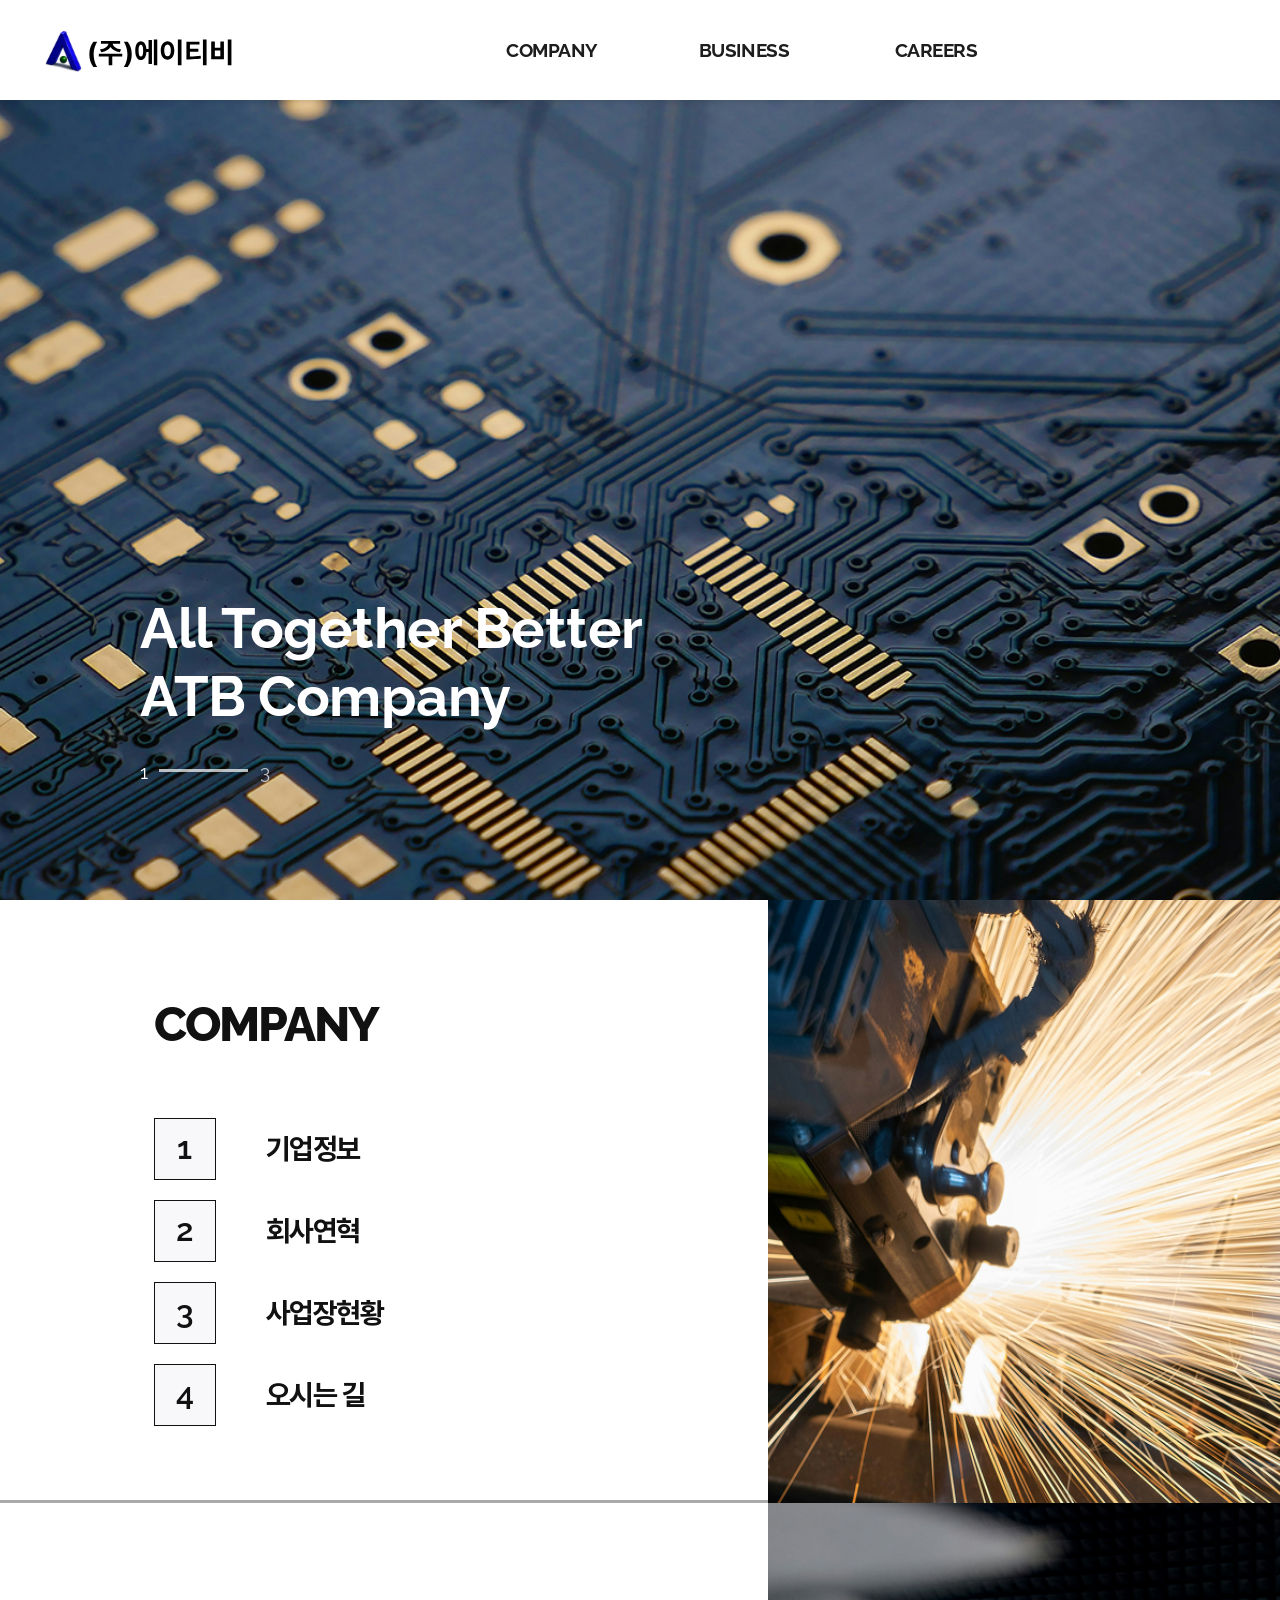
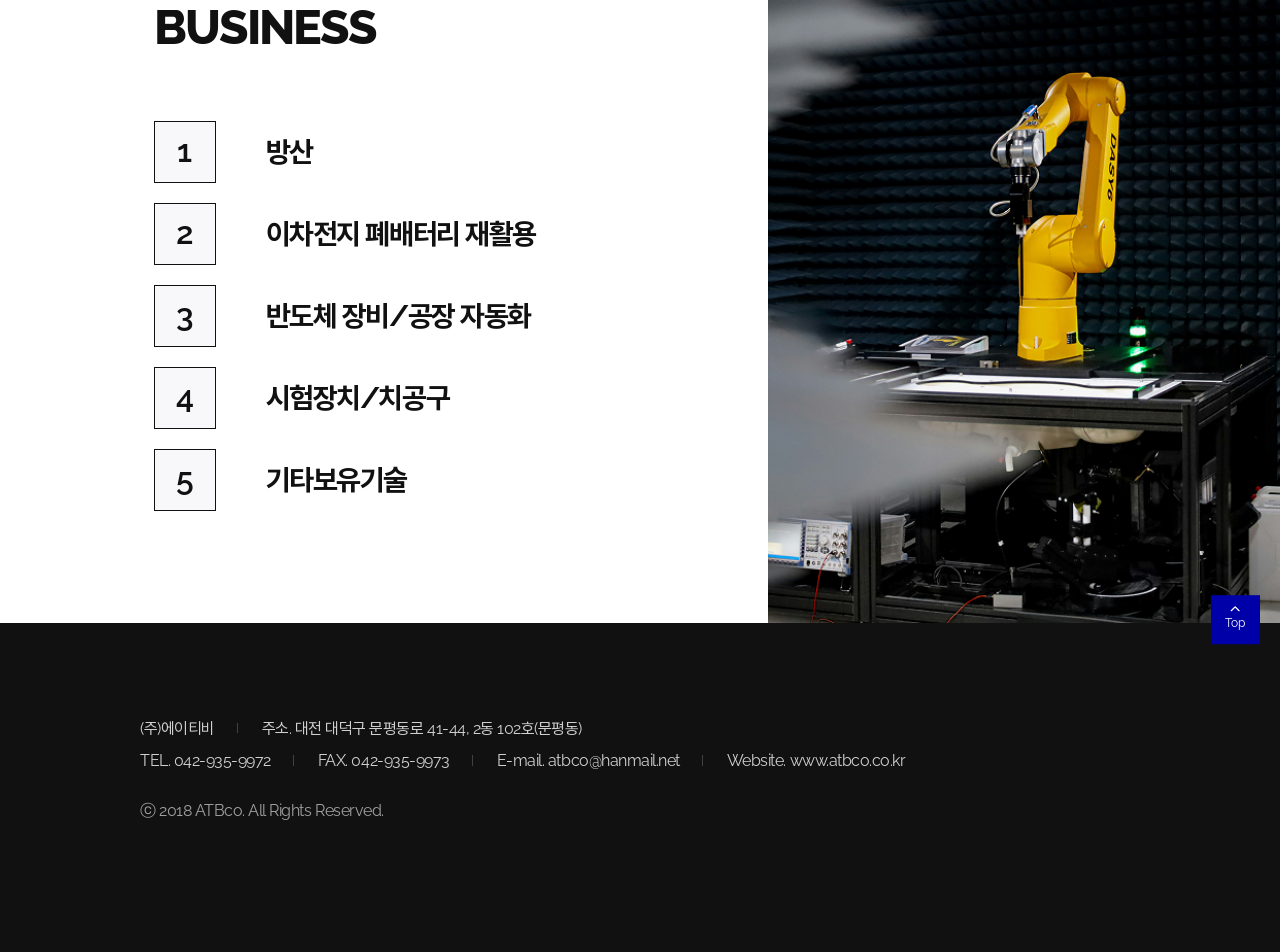
<file: index.html>
<!DOCTYPE html>
<html lang="ko">
<head>
    <meta charset="UTF-8">
    <meta name="viewport" content="width=device-width, initial-scale=1.0">

    <script src="js/swiper-bundle.min.js"></script> <!--swiper 라이브러리 js 호출-->
    <script src="js/jquery-3.7.1.min.js"></script> <!--jquery(라이브러리) js 호출-->
    <script src="js/main.js"></script> <!--javascript 호출-->
    <script src="js/common.js"></script> <!--javascript 호출-->

    <link href="https://unpkg.com/aos@2.3.1/dist/aos.css" rel="stylesheet"><!-- AOS를 작동시키기 위한 css파일 -->
    <script src="https://unpkg.com/aos@2.3.1/dist/aos.js"></script> <!-- AOS를 작동시키기 위한 js파일 -->

    <link rel="stylesheet" href="css/swiper-bundle.min.css"> <!--swiper 라이브러리 css (내 css보다 위에 배치 : 그래야 내가 css를 변경할 수 있음)-->
    <link rel="stylesheet" href="css/main.css"> <!--css 호출-->

    <link rel="shortcut icon" type="image/x-icoon" href="favicon.svg">
    <title>에이티비</title>
</head>
<body>
    <div class="skipnav">
        <a class="cnt" href="#skip_content">본문 바로가기</a> <!--내부링크-->
        <a class="menu" href="#skip_nav">주메뉴 바로가기</a>

    </div>
    <div id="wrap">
        <header class="fixed">
            <h1 class="logo"><a href="index.html">에이티비</a></h1>
            <nav class="gnb" id="skip_nav">
                <button class="gnb_open">메뉴열기</button>
                <div class="gnb_wrap">
                    <ul class="depth1">
                        <li>
                            <a href="contents/info.html"><span>COMPANY</span></a>
                            <ul class="depth2">
                                <li><a href="contents/info.html"><span>기업정보</span></a></li>
                                <li><a href="contents/history.html"><span>회사연혁</span></a></li>
                                <li><a href="contents/certif.html"><span>사업장현황</span></a></li>
                                <li><a href="contents/map.html"><span>오시는 길</span></a></li>
                            </ul>
                        </li>
                        <li>
                            <a href="contents/biz01.html"><span>BUSINESS</span></a>
                            <ul class="depth2">
                                <li><a href="contents/biz01.html"><span>방산</span></a></li>
                                <li><a href="contents/biz02.html"><span>이차전지 폐배터리 재활용</span></a></li>
                                <li><a href="contents/biz03.html"><span>반도체 장비/공장 자동화</span></a></li>
                                <li><a href="contents/biz04.html"><span>시험장치/치공구</span></a></li>
                                <li><a href="contents/biz05.html"><span>기타보유기술</span></a></li>
                            </ul>
                        </li>
                        <li>
                            <a href="contents/careers.html"><span>CAREERS</span></a>
                            <ul class="depth2">
                                <li><a href="contents/careers.html"><span>채용안내</span></a></li>
                                <li><a href="contents/recruit.html"><span>채용공고</span></a></li>
                            </ul>
                        </li>
                    </ul>
                </div>
                <button class="gnb_close">메뉴닫기</button>
            </nav>
            <div class="global">
                <div class="list">
                    <p>etc</p>
                </div>
            </div><!--global-->
        </header>
        <main class="container">
            <section class="visual">
                <h2>팝업</h2>
                <div class="swiper">
                    <ul class="swiper-wrapper">
                        <li class="swiper-slide">
                            <div class="photo"><img src="images/main/visual_bg01.jpg" alt="사진"></div>
                            <div class="visual_txt">
                                <div class="wrapper">
                                    <div class="line"><p>All Together Better</p></div>
                                    <div class="line"><p>ATB Company</p></div>
                                </div>
                            </div>
                        </li>
                        <li class="swiper-slide">
                            <div class="photo"><img src="images/main/visual_bg02.jpg" alt="사진"></div>
                            <div class="visual_txt">
                                <div class="wrapper">
                                    <div class="line"><p>Container Shelter</p></div>
                                    <div class="line"><p>Electromagnetic Shield, Welding Type</p></div>
                                </div>
                            </div>
                        </li>
                        <li class="swiper-slide">
                            <div class="photo"><img src="images/main/visual_bg03.jpg" alt="사진"></div>
                            <div class="visual_txt">
                                <div class="wrapper">
                                    <div class="line"><p>Automatic Battery Cutting Machine</p></div>
                                    <div class="line"><p>Cell & Module</p></div>
                                </div>
                            </div>
                        </li>
                    </ul>
                </div><!--swiper-->
                <div class="ctrl_wrap">
                    <div class="paging"></div><!--현재팝업번호/전체팝업수-->
                    <button class="stop">일시정지</button>
                    <button class="play">다시시작</button>
                </div>
            </section><!--visual-->
            <section class="cop" id="skip_content">
                <div class="cop_inner">
                    <div class="cop_menu">
                        <h2>COMPANY</h2>

                        <ul class="cop_list">
                            <li>
                                <a href="contents/info.html">
                                    <span>기업정보</span>
                                </a>
                            </li>
                            <li>
                                <a href="contents/history.html">
                                    <span>회사연혁</span>
                                </a>
                            </li>
                            <li>
                                <a href="contents/certif.html">
                                    <span>사업장현황</span>
                                </a>
                            </li>
                            <li>
                                <a href="contents/map.html">
                                    <span>오시는 길</span>
                                </a>
                            </li>
                        </ul>
                    </div>
                    <div class="cop_img">
                        <img src="images/main/company.jpg" alt="Company">
                    </div>
                </div>
            </section>
            <section class="biz" id="skip_content">
                <div class="biz_inner">
                    <div class="biz_menu">
                        <h2>BUSINESS</h2>
                        <ul class="biz_list">
                            <li>
                                <a href="contents/biz01.html">
                                    <span>방산</span>
                                </a>
                            </li>
                            <li>
                                <a href="contents/biz02.html">
                                    <span>이차전지 폐배터리 재활용</span>
                                </a>
                            </li>
                            <li>
                                <a href="contents/biz03.html">
                                    <span>반도체 장비/공장 자동화</span>
                                </a>
                            </li>
                            <li>
                                <a href="contents/biz04.html">
                                    <span>시험장치/치공구</span>
                                </a>
                            </li>
                            <li>
                                <a href="contents/biz05.html">
                                    <span>기타보유기술</span>
                                </a>
                            </li>
                        </ul>
                    </div>
                    <div class="biz_img">
                        <img src="images/main/business.jpg" alt="Business">
                    </div>
                </div>
            </section>

        </main>
        <footer>
            <aside class="top"><button><span>Top</span></button></aside>
            <div class="wrapper">
                <div class="inner">
                    <div class="f_nav">
                        <div class="text">
                            <ul>
                                <li><p>(주)에이티비</p></li>
                                <li><p>주소. 대전 대덕구 문평동로 41-44, 2동 102호(문평동)</p></li>
                            </ul>
                        </div>
                        
                        <div class="number">
                            <ul>
                                <li><p>TEL. 042-935-9972</p></li>
                                <li><p>FAX. 042-935-9973</p></li>
                                <li><p>E-mail. atbco@hanmail.net</p></li>
                                <li><p>Website. www.atbco.co.kr</p></li>
                            </ul>
                        </div>
                    </div><!--f_nav-->
                    <div class="copyright">ⓒ 2018 ATBco. All Rights Reserved.</div>
                </div><!--inner-->
            </div><!--wrapper-->
        </footer>
    </div>
</body>
</html>
</file>
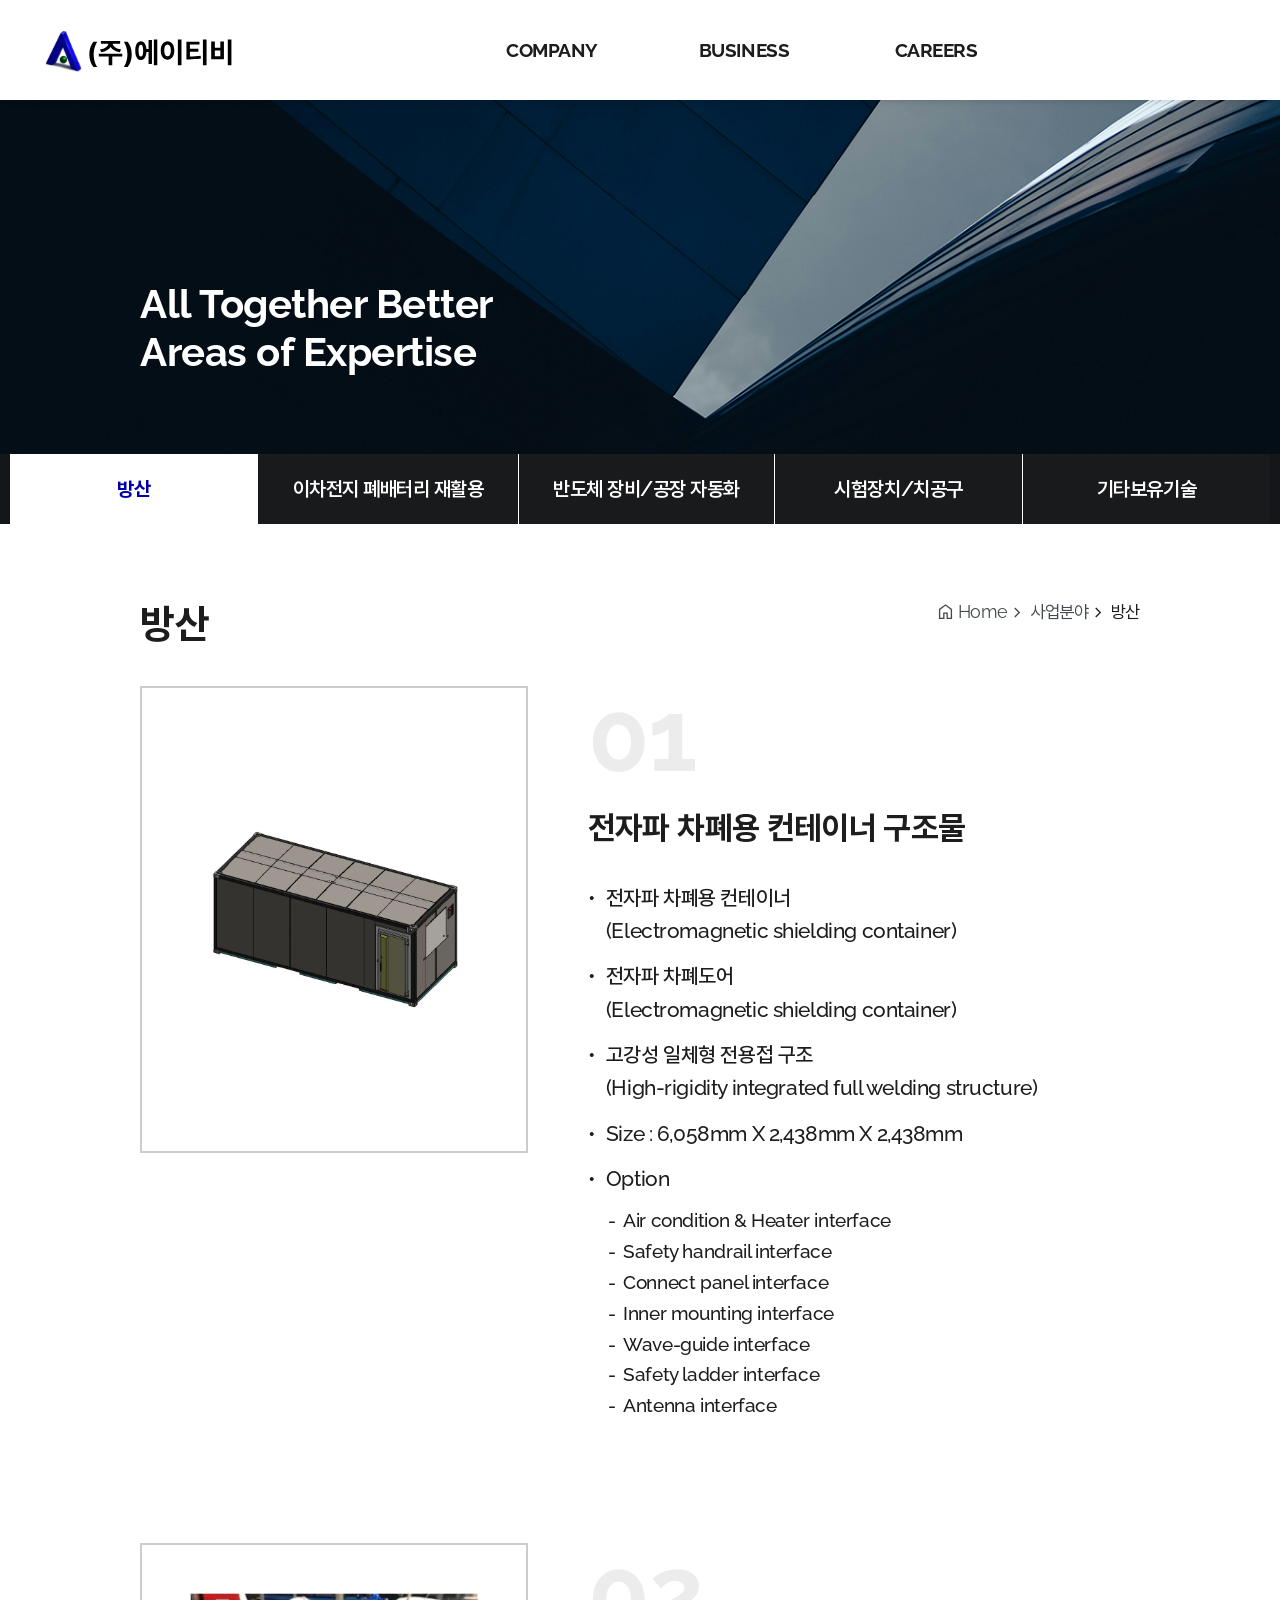
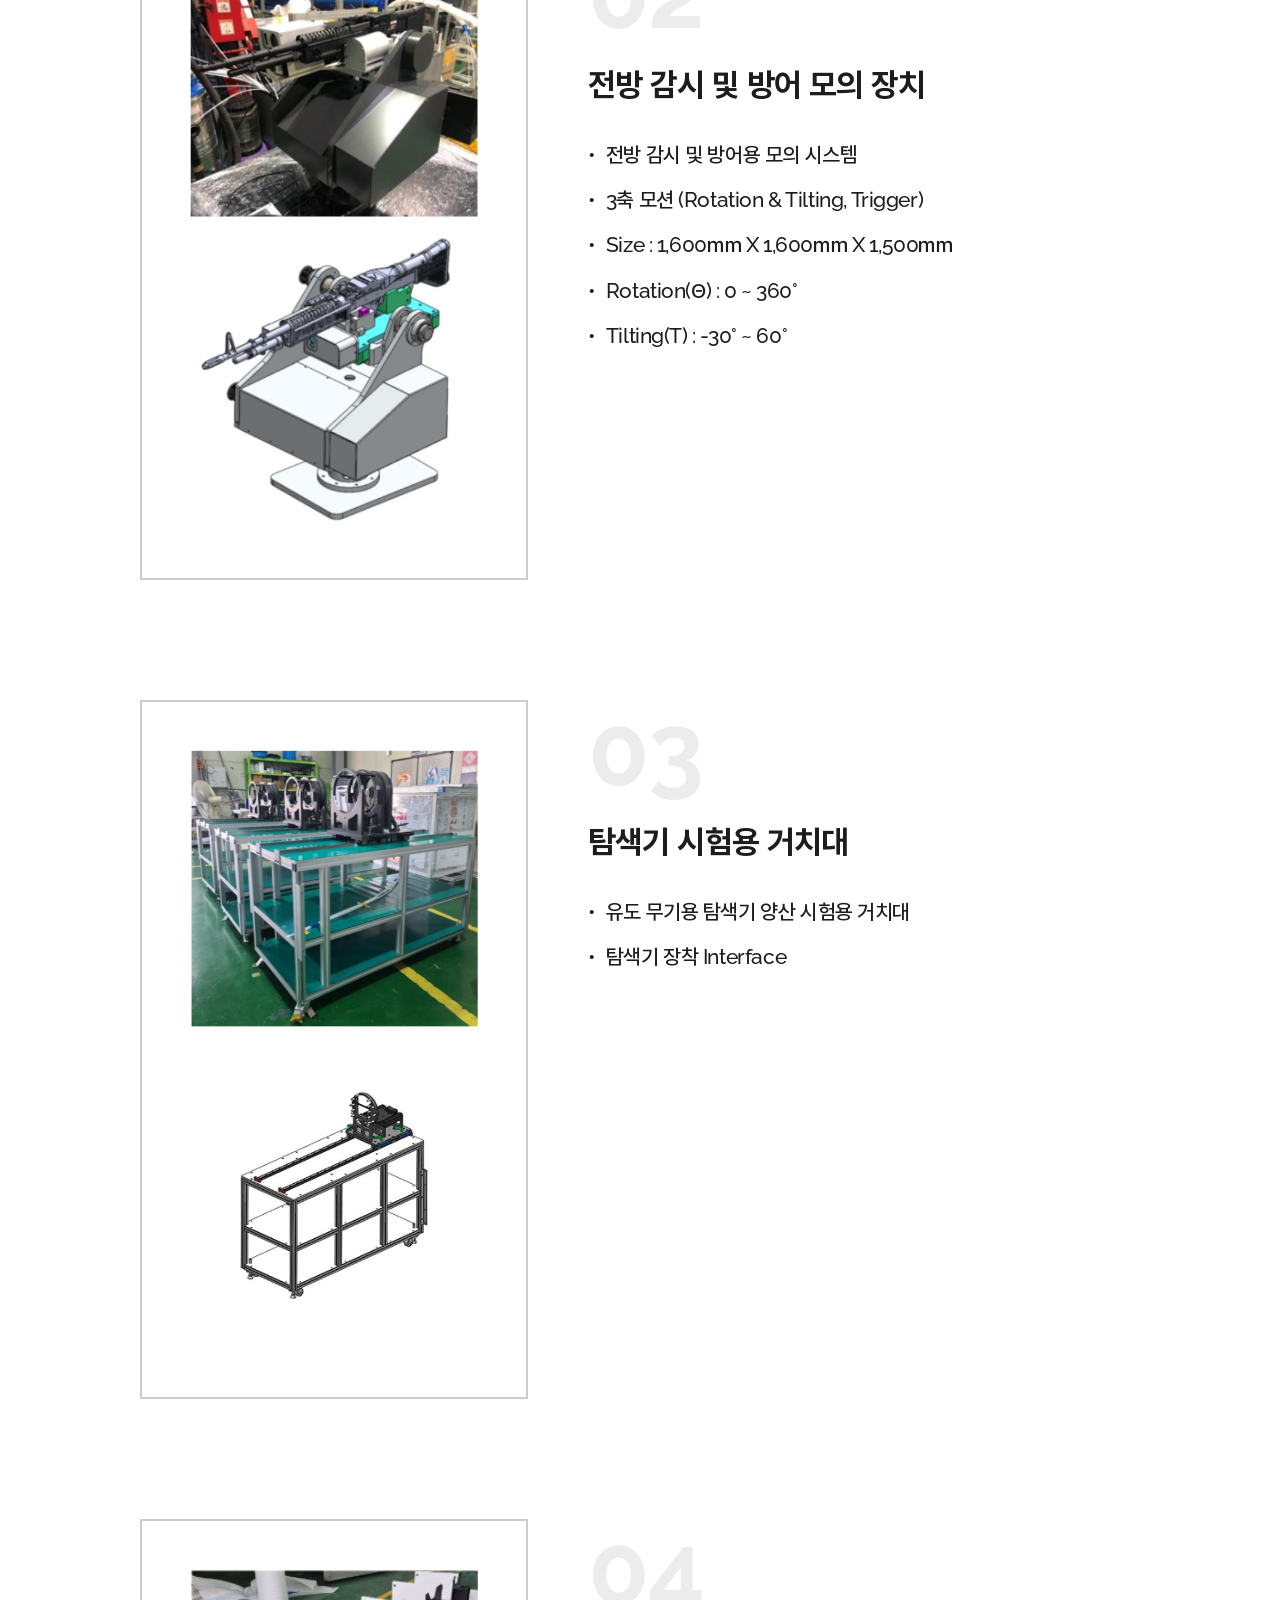
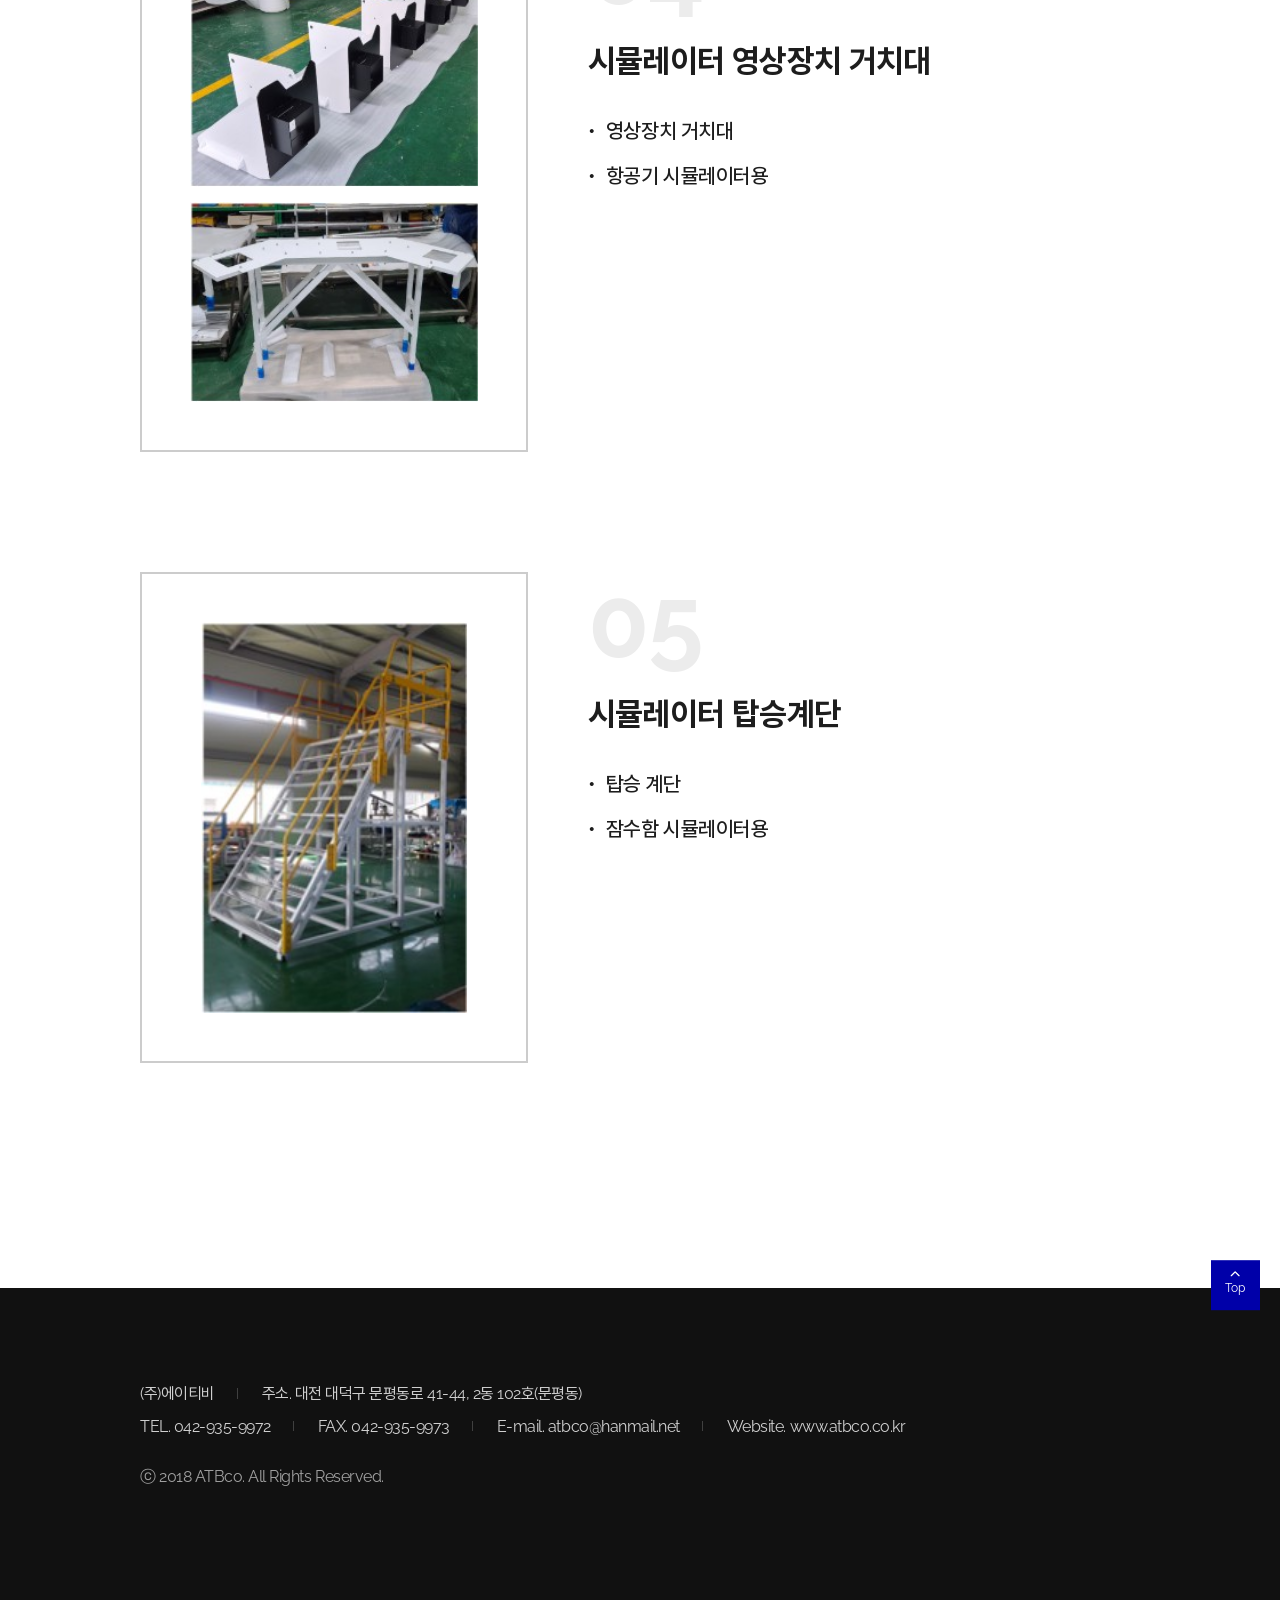
<file: contents/biz01.html>
<!DOCTYPE html>
<html lang="ko">
<head>
    <meta charset="UTF-8">
    <meta name="viewport" content="width=device-width, initial-scale=1.0">

    <script src="../js/jquery-3.7.1.min.js"></script>
    <script src="../js/common.js"></script>
    <script src="../js/sub.js"></script>
    <script src="../js/contents.js"></script>
    <link rel="stylesheet" href="../css/sub.css">
    <link rel="shortcut icon" type="image/x-icon" href="../favicon.svg">
    <title>방산 > 사업분야 - 에이티비</title>
    <!-- 서브페이지의 타이틀에는 현재메뉴명 > 상위메뉴명 - 사이트명 -->
</head>
<body>
    <div class="skipnav">
        <a class="cnt" href="#skip_content">본문바로가기</a>
        <a class="menu" href="#skip_nav">주메뉴바로가기</a>
        <!-- 내부링크 href="#skip_nav" 라고 주면 id="skip_nav"로 되어있는 요소로 이동 (클릭했을때) -->
    </div>
    <div id="wrap">
        <header class="fixed">
            <h1 class="logo"><a href="../index.html">에이티비</a></h1>
            <nav class="gnb" id="skip_nav">
                <button class="gnb_open">메뉴열기</button>
                <div class="gnb_wrap">
                    <ul class="depth1">
                        <li>
                            <a href="info.html"><span>COMPANY</span></a>
                            <ul class="depth2">
                                <li><a href="info.html"><span>기업정보</span></a></li>
                                <li><a href="history.html"><span>회사연혁</span></a></li>
                                <li><a href="certif.html"><span>사업장현황</span></a></li>
                                <li><a href="map.html"><span>오시는 길</span></a></li>
                            </ul>
                        </li>
                        <li>
                            <a href="biz01.html"><span>BUSINESS</span></a>
                            <ul class="depth2">
                                <li><a href="biz01.html"><span>방산</span></a></li>
                                <li><a href="biz02.html"><span>이차전지 폐배터리 재활용</span></a></li>
                                <li><a href="biz03.html"><span>반도체 장비/공장 자동화</span></a></li>
                                <li><a href="biz04.html"><span>시험장치/치공구</span></a></li>
                                <li><a href="biz05.html"><span>기타보유기술</span></a></li>
                            </ul>
                        </li>
                        <li>
                            <a href="careers.html"><span>CAREERS</span></a>
                            <ul class="depth2">
                                <li><a href="careers.html"><span>채용안내</span></a></li>
                                <li><a href="recruit.html"><span>채용공고</span></a></li>
                            </ul>
                        </li>
                    </ul>
                </div>
                <button class="gnb_close">메뉴닫기</button>
            </nav>
            <div class="global">
                <div class="list">
                    <p>etc</p>
                </div>
            </div><!--global-->
        </header>
        <main class="container">
            <div class="sub_visual bg3">
                <div class="sub_txt">
                    <div class="wrapper">
                        <strong>사업분야</strong>
                        <span>All Together Better<br>Areas of Expertise</span>
                    </div>
                </div><!--sub_txt-->
                <nav class="snb">
                            <ul class="depth2">
                                <li><a href="biz01.html"><span>방산</span></a></li>
                                <li><a href="biz02.html"><span>이차전지 폐배터리 재활용</span></a></li>
                                <li><a href="biz03.html"><span>반도체 장비/공장 자동화</span></a></li>
                                <li><a href="biz04.html"><span>시험장치/치공구</span></a></li>
                                <li><a href="biz05.html"><span>기타보유기술</span></a></li>
                            </ul>
                </nav>
            </div><!--sub_visual-->
            <div class="contents" id="skip_content"><!--skip 에서 본문 바로가기 클릭하면 이동-->
                <div class="page_tit">
                    <div class="wrapper">
                        <h1>방산</h1>
                        <nav class="breadcrumb">
                            <ol>
                                <li class="home"><a href="../index.html">Home</a></li>
                                <li><a href="info.html">사업분야</a></li>
                                <li class="curr"><a href="../index.html">방산</a></li>
                            </ol>
                        </nav>
                    </div><!--wrapper-->
                </div><!--sub_tit-->

                <!--각 페이지별 콘텐츠 시작, 절대 이름이 겹치면 안됨.  cnt_파일명 으로 함-->
                <div class="sub_contents cnt_biz01">
                    <div class="wrapper">
                        <!-- item -->
                        <div class="biz_item">
                            <div class="photo_wrap">
                                <ul>
                                    <li>
                                        <a href="../images/contents/defense011.jpg" target="_blank">
                                            <img src="../images/contents/defense011.jpg" alt="전자파 차폐 쉘터 이동통제소">
                                        </a>
                                    </li>
                                </ul>
                            </div>

                            <div class="txt_wrap">
                                <span class="num">01</span>
                                <h2>전자파 차폐용 컨테이너 구조물</h2>
                                <ul>
                                    <li>전자파 차폐용 컨테이너<br>(Electromagnetic shielding container)</li>
                                    <li>전자파 차폐도어<br>(Electromagnetic shielding container)</li>
                                    <li>고강성 일체형 전용접 구조<br>(High-rigidity integrated full welding structure)</li>
                                    <li>Size : 6,058mm X 2,438mm X 2,438mm</li>
                                    <li>Option</li>
                                    <ul class="sub_list">
                                        <li>Air condition & Heater interface</li>
                                        <li>Safety handrail interface</li>
                                        <li>Connect panel interface</li>
                                        <li>Inner mounting interface</li>
                                        <li>Wave-guide interface</li>
                                        <li>Safety ladder interface</li>
                                        <li>Antenna interface</li>
                                    </ul>
                                </ul>
                            </div>

                        </div><!--biz_item-->
                        <div class="biz_item">
                            <div class="photo_wrap">
                                <ul>
                                    <li>
                                        <a href="../images/contents/defense031.jpg" target="_blank">
                                            <img src="../images/contents/defense031.jpg" alt="전방 감시 및 방어 모의 장치">
                                        </a>
                                    </li>

                                    <li>
                                        <a href="../images/contents/defense032.jpg" target="_blank">
                                            <img src="../images/contents/defense032.jpg" alt="전방 감시 및 방어 모의 장치">
                                        </a>
                                    </li>
                                </ul>
                            </div>

                            <div class="txt_wrap">
                                <span class="num">02</span>
                                <h2>전방 감시 및 방어 모의 장치</h2>
                                <ul>
                                    <li>전방 감시 및 방어용 모의 시스템</li>
                                    <li>3축 모션 (Rotation &amp; Tilting, Trigger)</li>
                                    <li>Size : 1,600㎜ X 1,600㎜ X 1,500㎜</li>
                                    <li>Rotation(Θ) : 0 ~ 360°</li>
                                    <li>Tilting(T) : -30° ~ 60°</li>
                                </ul>
                            </div>
                        </div>
                        <div class="biz_item">
                            <div class="photo_wrap">
                                <ul>
                                    <li>
                                        <a href="../images/contents/defense041.jpg" target="_blank">
                                            <img src="../images/contents/defense041.jpg" alt="탐색기 시험용 거치대">
                                        </a>
                                    </li>
                                    <li>
                                        <a href="../images/contents/defense042.jpg" target="_blank">
                                            <img src="../images/contents/defense042.jpg" alt="탐색기 시험용 거치대">
                                        </a>
                                    </li>
                                </ul>
                            </div>
                            <div class="txt_wrap">
                                <span class="num">03</span>
                                <h2>탐색기 시험용 거치대</h2>
                                <ul>
                                    <li>유도 무기용 탐색기 양산 시험용 거치대</li>
                                    <li>탐색기 장착 Interface</li>
                                </ul>
                            </div>
                        </div>
                        <div class="biz_item">
                            <div class="photo_wrap">
                                <ul>
                                    <li>
                                        <a href="../images/contents/defense061.jpg" target="_blank">
                                            <img src="../images/contents/defense061.jpg" alt="시뮬레이터 영상장치 거치대">
                                        </a>
                                    </li>
                                    <li>
                                        <a href="../images/contents/defense062.jpg" target="_blank">
                                            <img src="../images/contents/defense062.jpg" alt="시뮬레이터 영상장치 거치대">
                                        </a>
                                    </li>
                                </ul>
                            </div>
                            <div class="txt_wrap">
                                <span class="num">04</span>
                                <h2>시뮬레이터 영상장치 거치대</h2>
                                <ul>
                                    <li>영상장치 거치대</li>
                                    <li>항공기 시뮬레이터용</li>
                                </ul>
                            </div>
                        </div>
                        <div class="biz_item">
                            <div class="photo_wrap">
                                <ul>
                                    <li>
                                        <a href="../images/contents/defense051.jpg" target="_blank">
                                            <img src="../images/contents/defense051.jpg" alt="시뮬레이터 탑승계단">
                                        </a>
                                    </li>
                                </ul>
                            </div>
                            <div class="txt_wrap">
                                <span class="num">05</span>
                                <h2>시뮬레이터 탑승계단</h2>
                                <ul>
                                    <li>탑승 계단</li>
                                    <li>잠수함 시뮬레이터용</li>
                                </ul>
                            </div>
                        </div>
                    </div>
                </div>
                <!--각 페이지별 콘텐츠 종료-->
            </div>
        </main>
        <footer>
            <aside class="top"><button><span>Top</span></button></aside>
            <div class="wrapper">
                <div class="inner">
                    <div class="f_nav">
                        <div class="text">
                            <ul>
                                <li><p>(주)에이티비</p></li>
                                <li><p>주소. 대전 대덕구 문평동로 41-44, 2동 102호(문평동)</p></li>
                            </ul>
                        </div>
                        <div class="number">
                            <ul>
                                <li><p>TEL. 042-935-9972</p></li>
                                <li><p>FAX. 042-935-9973</p></li>
                                <li><p>E-mail. atbco@hanmail.net</p></li>
                                <li><p>Website. www.atbco.co.kr</p></li>
                            </ul>
                        </div>
                    </div><!--f_nav-->
                    <div class="copyright">ⓒ 2018 ATBco. All Rights Reserved.</div>
                </div><!--inner-->
            </div><!--wrapper-->
        </footer>
    </div>
</body>
</html>
</file>
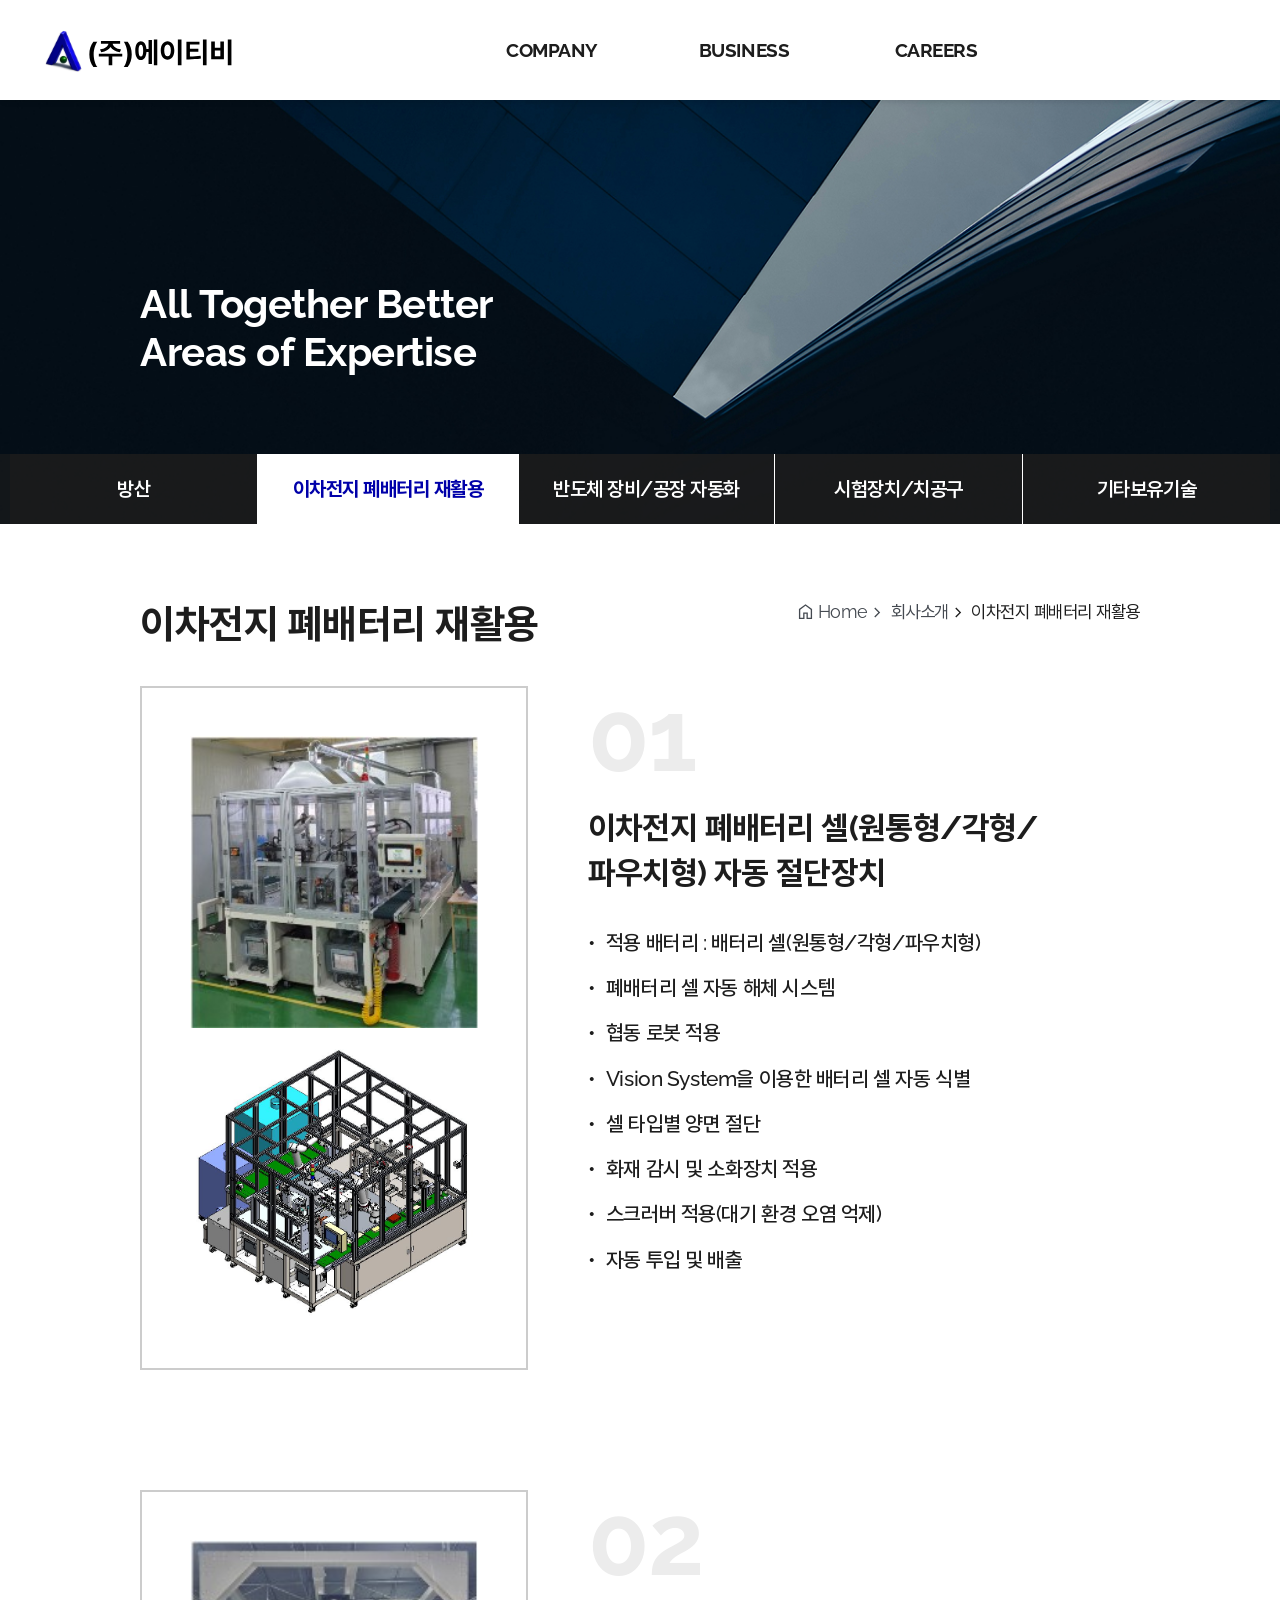
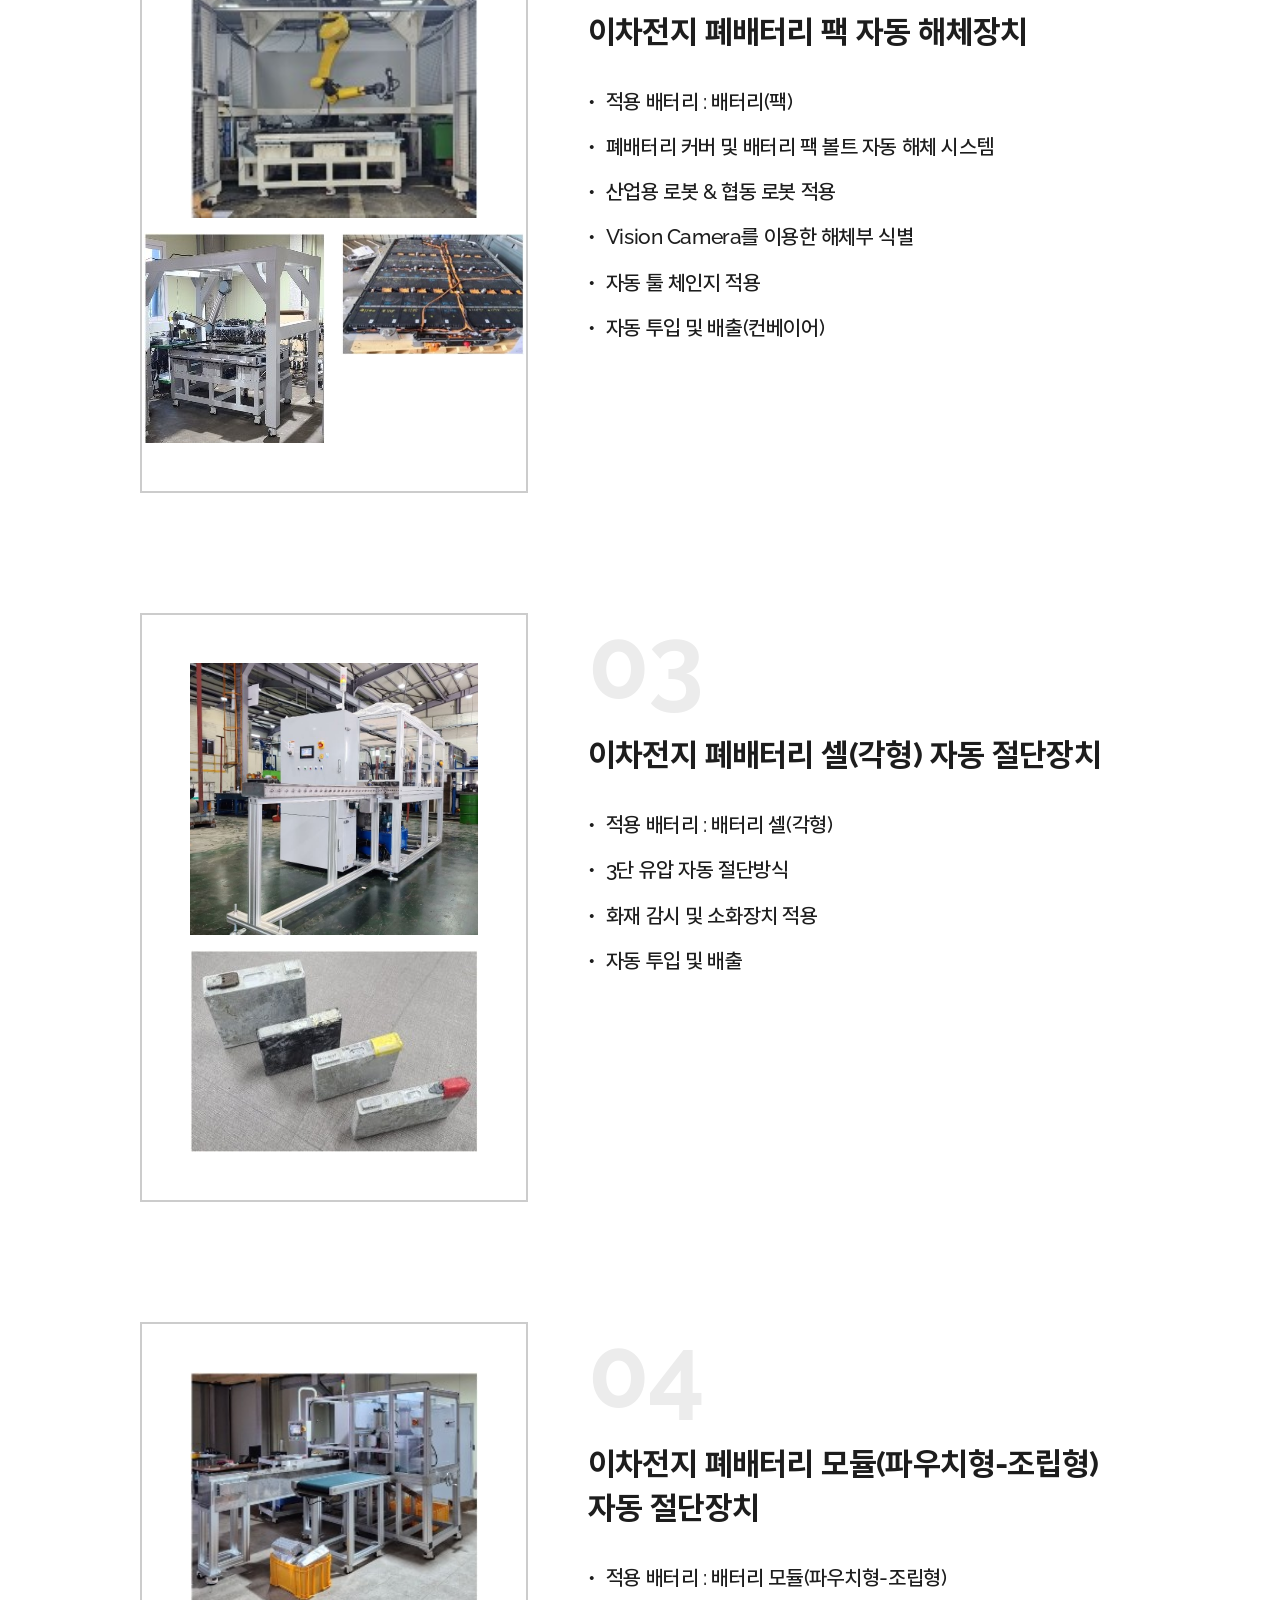
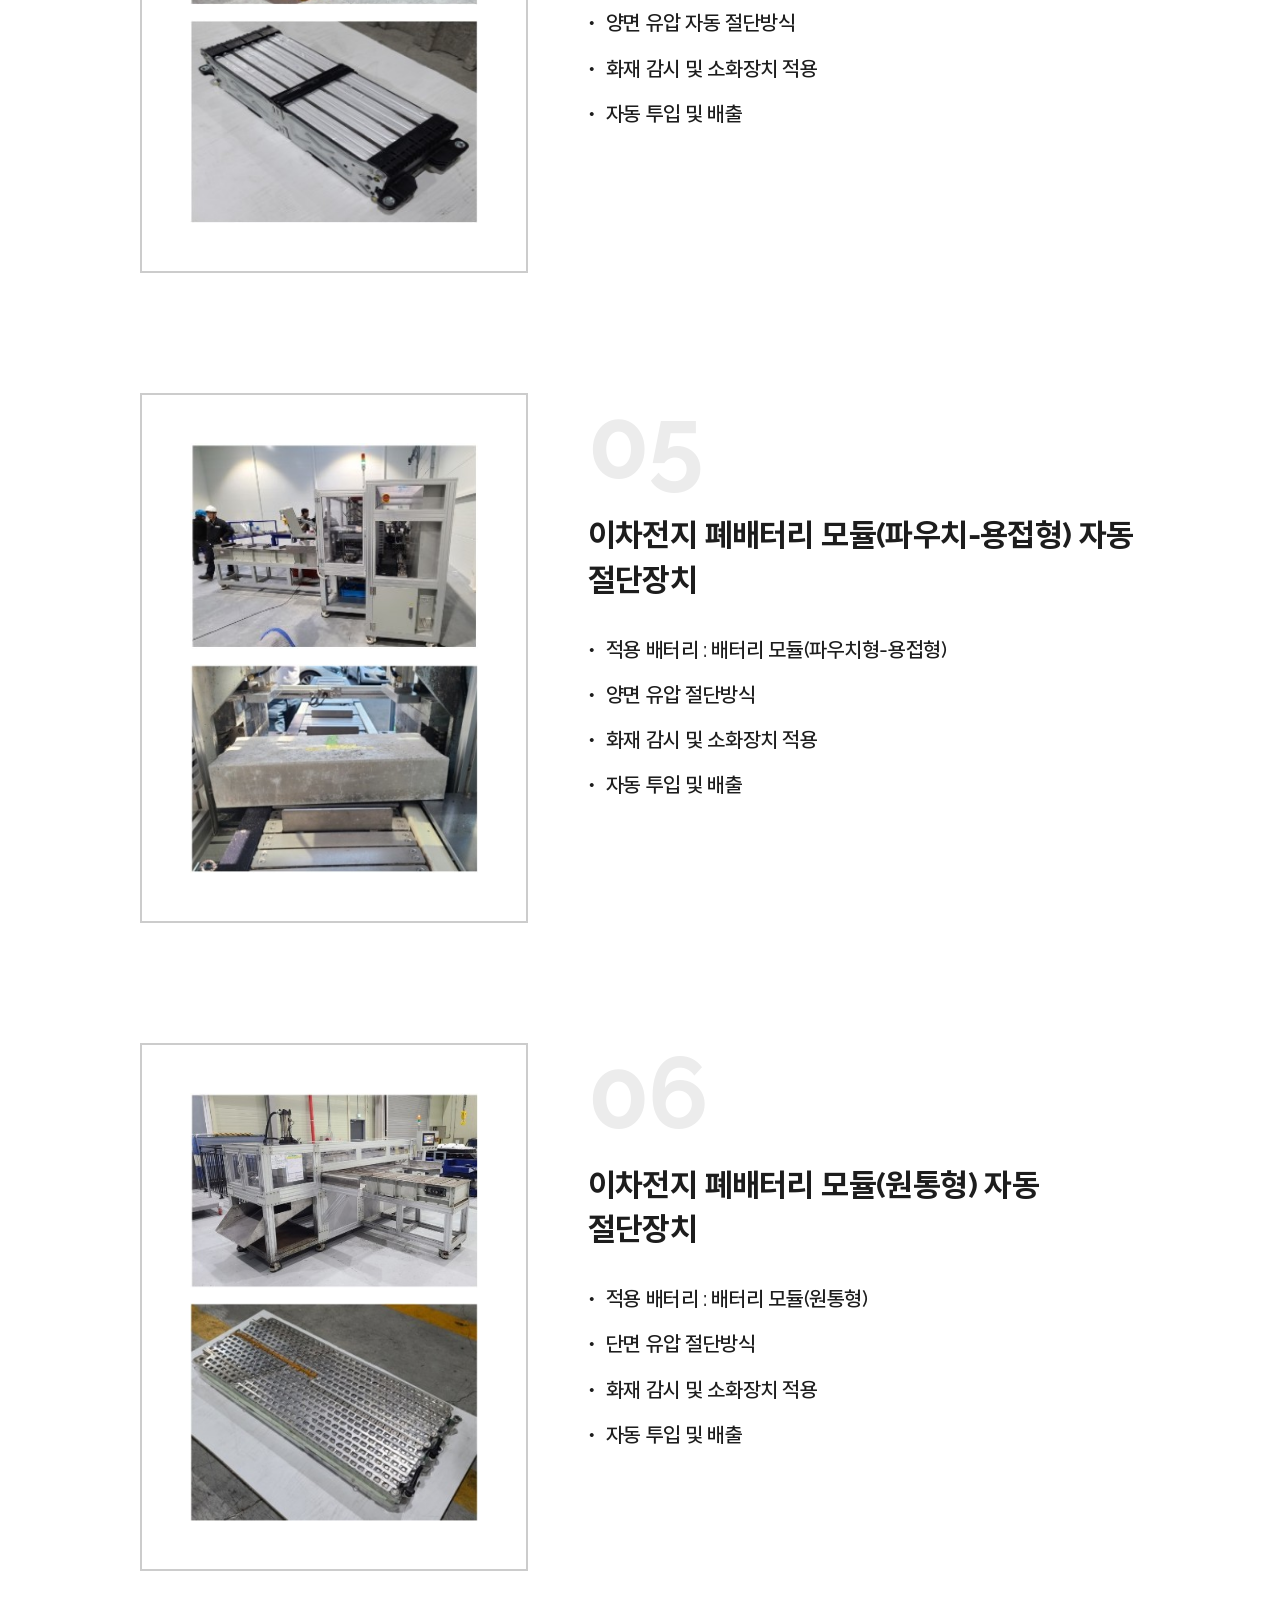
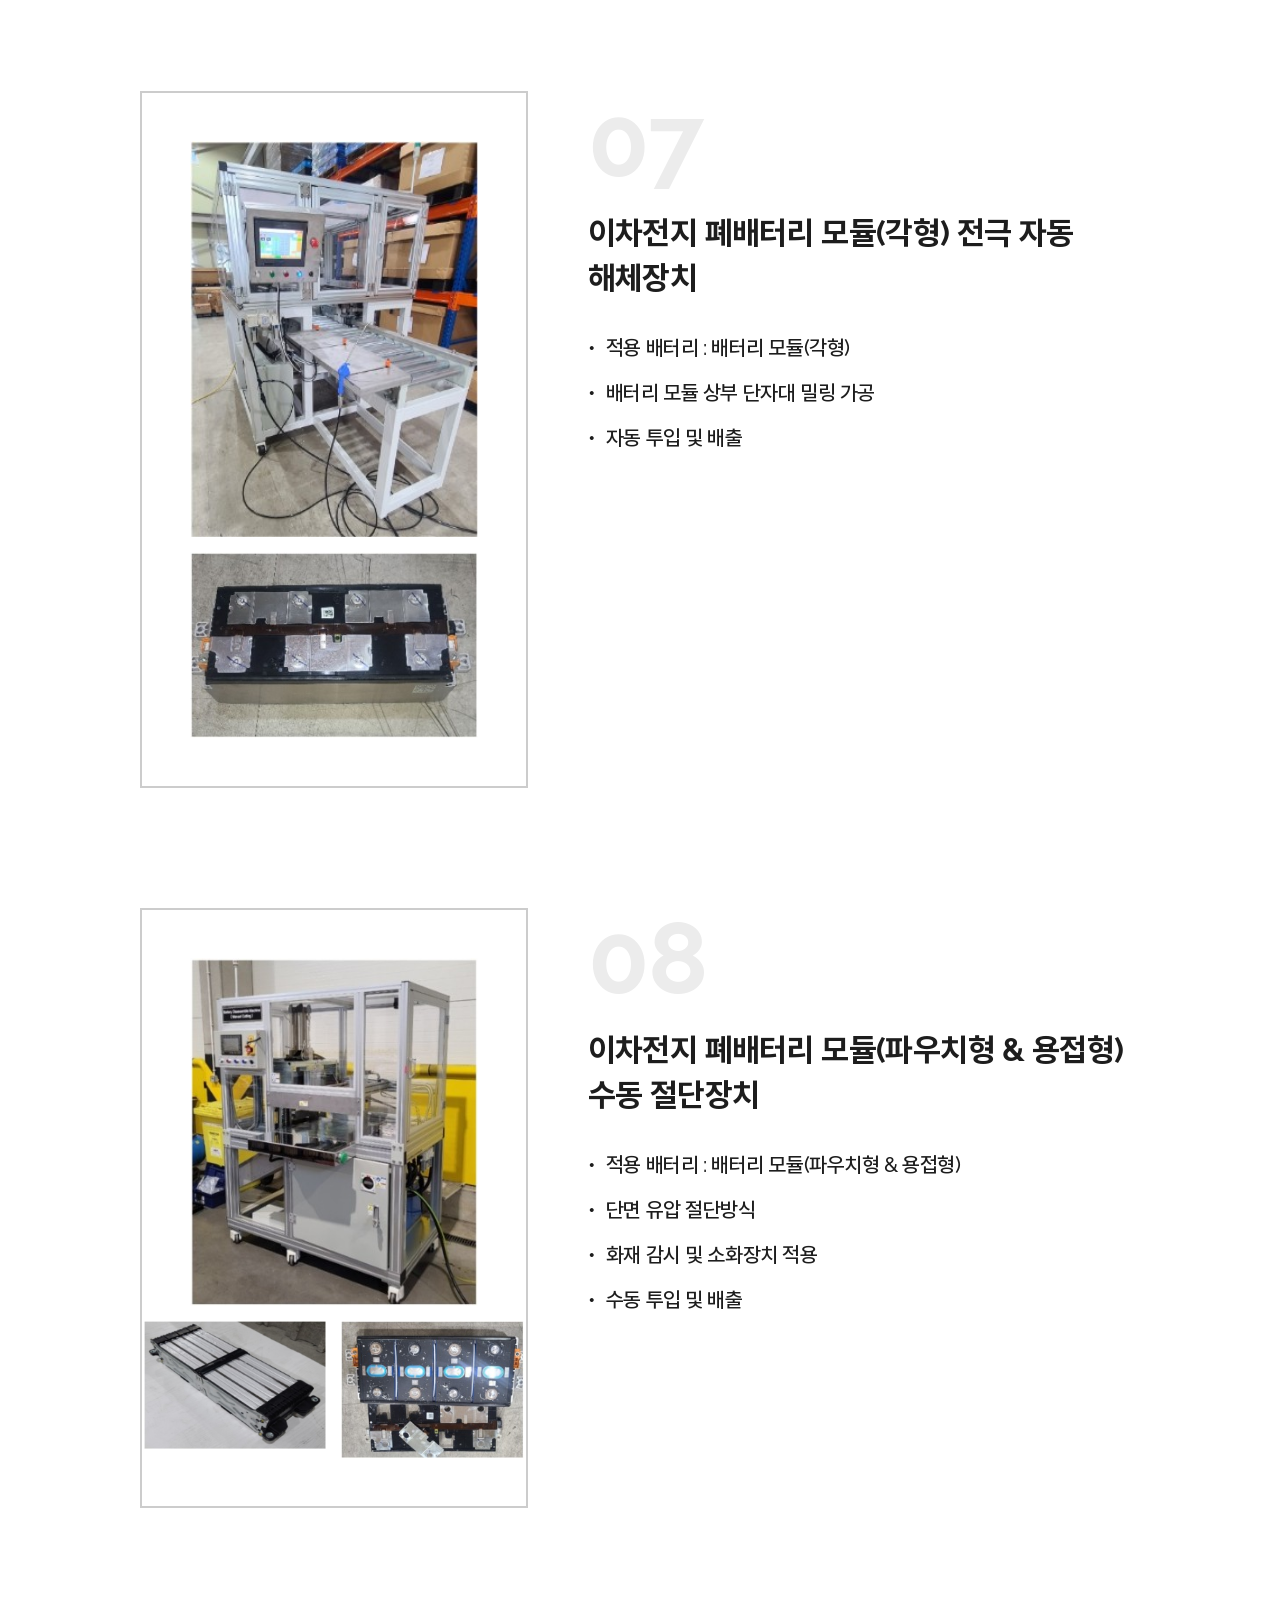
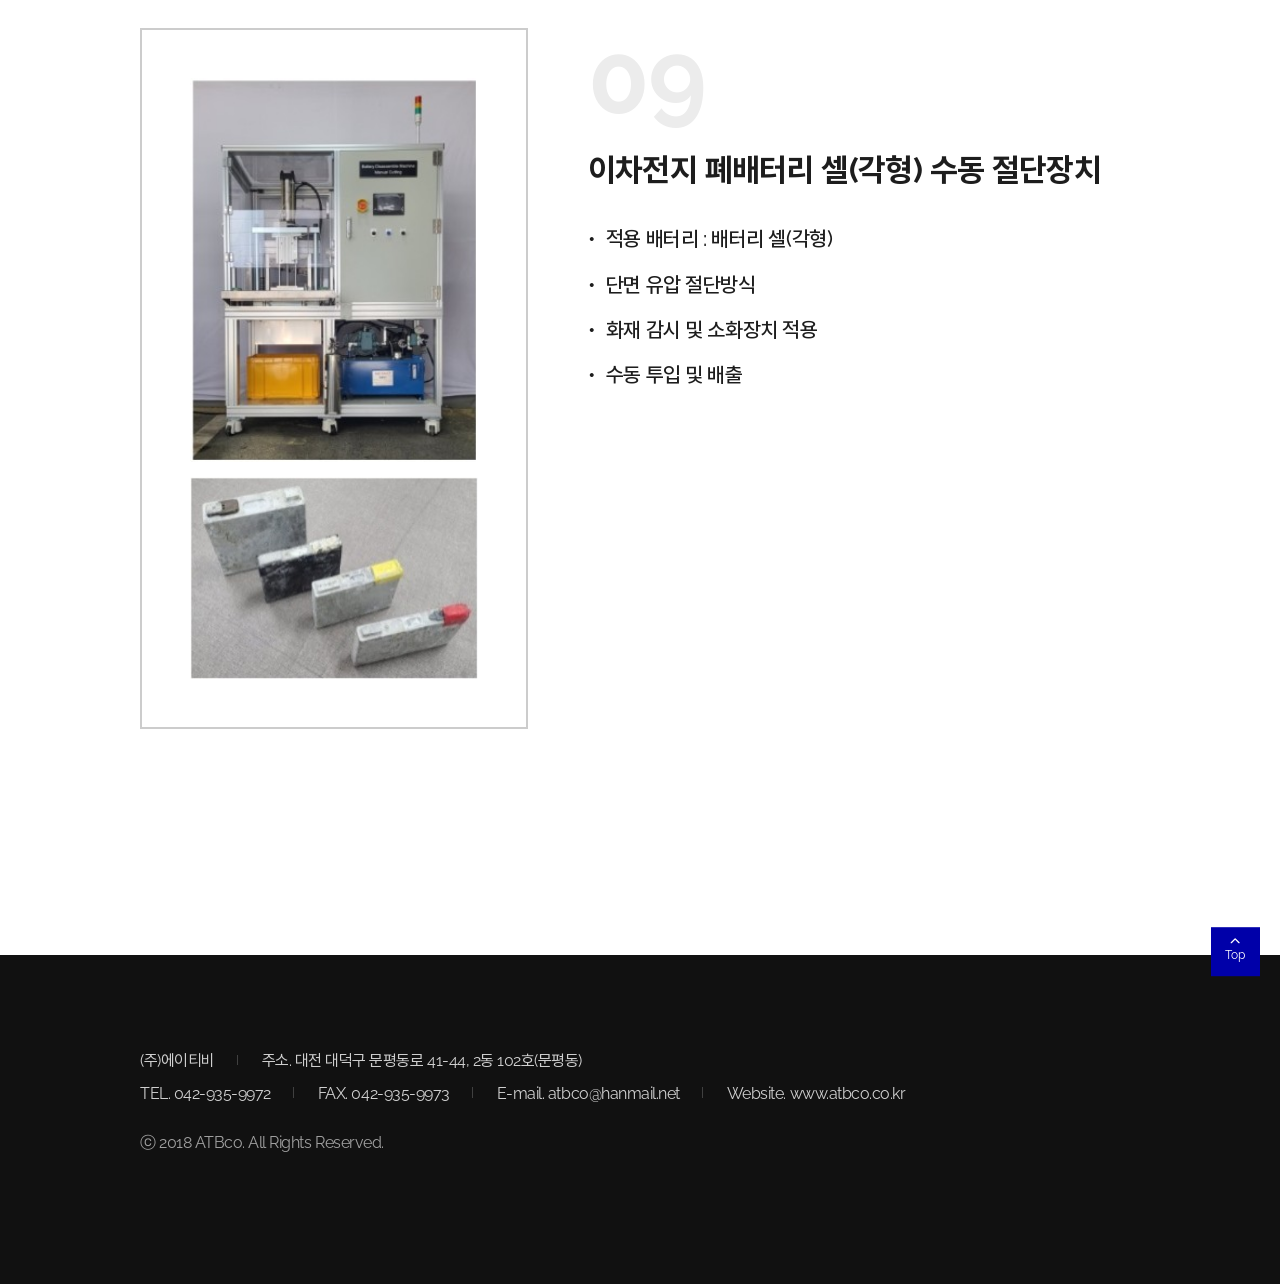
<file: contents/biz02.html>
<!DOCTYPE html>
<html lang="ko">
<head>
    <meta charset="UTF-8">
    <meta name="viewport" content="width=device-width, initial-scale=1.0">

    <script src="../js/jquery-3.7.1.min.js"></script>
    <script src="../js/common.js"></script>
    <script src="../js/sub.js"></script>
    <script src="../js/contents.js"></script>
    <link rel="stylesheet" href="../css/sub.css">
    <link rel="shortcut icon" type="image/x-icon" href="../favicon.svg">
    <title>이차전지 폐배터리 재활용 > 사업분야 - 에이티비</title>
    <!-- 서브페이지의 타이틀에는 현재메뉴명 > 상위메뉴명 - 사이트명 -->
</head>
<body>
    <div class="skipnav">
        <a class="cnt" href="#skip_content">본문바로가기</a>
        <a class="menu" href="#skip_nav">주메뉴바로가기</a>
        <!-- 내부링크 href="#skip_nav" 라고 주면 id="skip_nav"로 되어있는 요소로 이동 (클릭했을때) -->
    </div>
    <div id="wrap">
        <header class="fixed">
            <h1 class="logo"><a href="../index.html">에이티비</a></h1>
            <nav class="gnb" id="skip_nav">
                <button class="gnb_open">메뉴열기</button>
                <div class="gnb_wrap">
                    <ul class="depth1">
                        <li>
                            <a href="info.html"><span>COMPANY</span></a>
                            <ul class="depth2">
                                <li><a href="info.html"><span>기업정보</span></a></li>
                                <li><a href="history.html"><span>회사연혁</span></a></li>
                                <li><a href="certif.html"><span>사업장현황</span></a></li>
                                <li><a href="map.html"><span>오시는 길</span></a></li>
                            </ul>
                        </li>
                        <li>
                            <a href="biz01.html"><span>BUSINESS</span></a>
                            <ul class="depth2">
                                <li><a href="biz01.html"><span>방산</span></a></li>
                                <li><a href="biz02.html"><span>이차전지 폐배터리 재활용</span></a></li>
                                <li><a href="biz03.html"><span>반도체 장비/공장 자동화</span></a></li>
                                <li><a href="biz04.html"><span>시험장치/치공구</span></a></li>
                                <li><a href="biz05.html"><span>기타보유기술</span></a></li>
                            </ul>
                        </li>
                        <li>
                            <a href="careers.html"><span>CAREERS</span></a>
                            <ul class="depth2">
                                <li><a href="careers.html"><span>채용안내</span></a></li>
                                <li><a href="recruit.html"><span>채용공고</span></a></li>
                            </ul>
                        </li>
                    </ul>
                </div>
                <button class="gnb_close">메뉴닫기</button>
            </nav>
            <div class="global">
                <div class="list">
                    <p>etc</p>
                </div>
            </div><!--global-->
        </header>
        <main class="container">
            <div class="sub_visual bg3">
                <div class="sub_txt">
                    <div class="wrapper">
                        <strong>사업분야</strong>
                        <span>All Together Better<br>Areas of Expertise</span>
                    </div>
                </div><!--sub_txt-->
                <nav class="snb">
                            <ul class="depth2">
                                <li><a href="biz01.html"><span>방산</span></a></li>
                                <li><a href="biz02.html"><span>이차전지 폐배터리 재활용</span></a></li>
                                <li><a href="biz03.html"><span>반도체 장비/공장 자동화</span></a></li>
                                <li><a href="biz04.html"><span>시험장치/치공구</span></a></li>
                                <li><a href="biz05.html"><span>기타보유기술</span></a></li>
                            </ul>
                </nav>
            </div><!--sub_visual-->
            <div class="contents" id="skip_content"><!--skip 에서 본문 바로가기 클릭하면 이동-->
                <div class="page_tit">
                    <div class="wrapper">
                        <h1>이차전지 폐배터리 재활용</h1>
                        <nav class="breadcrumb">
                            <ol>
                                <li class="home"><a href="../index.html">Home</a></li>
                                <li><a href="info.html">회사소개</a></li>
                                <li class="curr"><a href="../index.html">이차전지 폐배터리 재활용</a></li>
                            </ol>
                        </nav>
                    </div><!--wrapper-->
                </div><!--sub_tit-->

                <!--각 페이지별 콘텐츠 시작, 절대 이름이 겹치면 안됨.  cnt_파일명 으로 함-->
                <div class="sub_contents cnt_biz01">
                    <div class="wrapper">
                        <!-- item -->
                        <div class="biz_item">
                            <div class="photo_wrap">
                                <ul>
                                    <li>
                                        <a href="../images/contents/battery011.jpg" target="_blank">
                                            <img src="../images/contents/battery011.jpg" alt="이차전지 폐배터리 셀 자동 절단장치">
                                        </a>
                                    </li>
                                    <li>
                                        <a href="../images/contents/battery012.jpg" target="_blank">
                                            <img src="../images/contents/battery012.jpg" alt="이차전지 폐배터리 셀 자동 절단장치">
                                        </a>
                                    </li>
                                </ul>
                            </div>

                            <div class="txt_wrap">
                                <span class="num">01</span>

                                <h2>이차전지 폐배터리 셀(원통형/각형/파우치형) 자동 절단장치</h2>

                                <ul>
                                    <li>적용 배터리 : 배터리 셀(원통형/각형/파우치형)</li>
                                    <li>폐배터리 셀 자동 해체 시스템</li>
                                    <li>협동 로봇 적용</li>
                                    <li>Vision System을 이용한 배터리 셀 자동 식별</li>
                                    <li>셀 타입별 양면 절단</li>
                                    <li>화재 감시 및 소화장치 적용</li>
                                    <li>스크러버 적용(대기 환경 오염 억제)</li>
                                    <li>자동 투입 및 배출</li>
                                </ul>

                            </div>

                        </div>
                        <div class="biz_item">
                            <div class="photo_wrap">
                                <ul>
                                    <li>
                                        <a href="../images/contents/battery021.jpg" target="_blank">
                                            <img src="../images/contents/battery021.jpg" alt="이차전지 폐배터리 팩 자동 해체장치">
                                        </a>
                                    </li>
                                    <li>
                                        <a href="../images/contents/battery022.jpg" target="_blank">
                                            <img src="../images/contents/battery022.jpg" alt="이차전지 폐배터리 팩 자동 해체장치">
                                        </a>
                                    </li>
                                    
                                    <li>
                                        <a href="../images/contents/battery023.jpg" target="_blank">
                                            <img src="../images/contents/battery023.jpg" alt="이차전지 폐배터리 팩 자동 해체장치">
                                        </a>
                                    </li>
                                </ul>
                            </div>

                            <div class="txt_wrap">
                                <span class="num">02</span>

                                <h2>이차전지 폐배터리 팩 자동 해체장치</h2>

                                <ul>
                                    <li>적용 배터리 : 배터리(팩)</li>
                                    <li>폐배터리 커버 및 배터리 팩 볼트 자동 해체 시스템</li>
                                    <li>산업용 로봇 &amp; 협동 로봇 적용</li>
                                    <li>Vision Camera를 이용한 해체부 식별</li>
                                    <li>자동 툴 체인지 적용</li>
                                    <li>자동 투입 및 배출(컨베이어)</li>
                                </ul>

                            </div>
                        </div>
                        <div class="biz_item">
                            <div class="photo_wrap">
                                <ul>
                                    <li>
                                        <a href="../images/contents/battery031.jpg" target="_blank">
                                            <img src="../images/contents/battery031.jpg" alt="이차전지 폐배터리 셀(각형) 자동 절단장치">
                                        </a>
                                    </li>
                                    <li>
                                        <a href="../images/contents/battery032.jpg" target="_blank">
                                            <img src="../images/contents/battery032.jpg" alt="이차전지 폐배터리 셀(각형) 자동 절단장치">
                                        </a>
                                    </li>
                                </ul>
                            </div>

                            <div class="txt_wrap">
                                <span class="num">03</span>

                                <h2>이차전지 폐배터리 셀(각형) 자동 절단장치</h2>

                                <ul>
                                    <li>적용 배터리 : 배터리 셀(각형)</li>
                                    <li>3단 유압 자동 절단방식</li>
                                    <li>화재 감시 및 소화장치 적용</li>
                                    <li>자동 투입 및 배출</li>
                                </ul>

                            </div>
                        </div>
                        <div class="biz_item">
                            <div class="photo_wrap">
                                <ul>
                                    <li>
                                        <a href="../images/contents/battery041.jpg" target="_blank">
                                            <img src="../images/contents/battery041.jpg" alt="이차전지 폐배터리 모듈 자동 절단장치">
                                        </a>
                                    </li>
                                    <li>
                                        <a href="../images/contents/battery042.jpg" target="_blank">
                                            <img src="../images/contents/battery042.jpg" alt="이차전지 폐배터리 모듈 자동 절단장치">
                                        </a>
                                    </li>
                                </ul>
                            </div>
                            <div class="txt_wrap">
                                <span class="num">04</span>
                                <h2>이차전지 폐배터리 모듈(파우치형-조립형) 자동 절단장치</h2>
                                <ul>
                                    <li>적용 배터리 : 배터리 모듈(파우치형-조립형)</li>
                                    <li>양면 유압 자동 절단방식</li>
                                    <li>화재 감시 및 소화장치 적용</li>
                                    <li>자동 투입 및 배출</li>
                                </ul>
                            </div>
                        </div>
                        <div class="biz_item">
                            <div class="photo_wrap">
                                <ul>
                                    <li>
                                        <a href="../images/contents/battery051.jpg" target="_blank">
                                            <img src="../images/contents/battery051.jpg" alt="이차전지 폐배터리 모듈(파우치-용접형) 자동 절단장치">
                                        </a>
                                    </li>
                                    <li>
                                        <a href="../images/contents/battery052.jpg" target="_blank">
                                            <img src="../images/contents/battery052.jpg" alt="이차전지 폐배터리 모듈(파우치-용접형) 자동 절단장치">
                                        </a>
                                    </li>
                                </ul>
                            </div>

                            <div class="txt_wrap">
                                <span class="num">05</span>

                                <h2>이차전지 폐배터리 모듈(파우치-용접형) 자동 절단장치</h2>

                                <ul>
                                    <li>적용 배터리 : 배터리 모듈(파우치형-용접형)</li>
                                    <li>양면 유압 절단방식</li>
                                    <li>화재 감시 및 소화장치 적용</li>
                                    <li>자동 투입 및 배출</li>
                                </ul>
                            </div>
                        </div>
                        <div class="biz_item">
                            <div class="photo_wrap">
                                <ul>
                                    <li>
                                        <a href="../images/contents/battery061.jpg" target="_blank">
                                            <img src="../images/contents/battery061.jpg" alt="이차전지 폐배터리 모듈(원통형) 자동 절단장치">
                                        </a>
                                    </li>
                                    <li>
                                        <a href="../images/contents/battery062.jpg" target="_blank">
                                            <img src="../images/contents/battery062.jpg" alt="이차전지 폐배터리 모듈(원통형) 자동 절단장치">
                                        </a>
                                    </li>
                                </ul>
                            </div>

                            <div class="txt_wrap">
                                <span class="num">06</span>

                                <h2>이차전지 폐배터리 모듈(원통형) 자동 절단장치</h2>

                                <ul>
                                    <li>적용 배터리 : 배터리 모듈(원통형)</li>
                                    <li>단면 유압 절단방식</li>
                                    <li>화재 감시 및 소화장치 적용</li>
                                    <li>자동 투입 및 배출</li>
                                </ul>

                            </div>
                        </div>
                        <div class="biz_item">
                            <div class="photo_wrap">
                                <ul>
                                    <li>
                                        <a href="../images/contents/battery071.jpg" target="_blank">
                                            <img src="../images/contents/battery071.jpg" alt="이차전지 폐배터리 모듈 전극 자동 해체장치">
                                        </a>
                                    </li>
                                    <li>
                                        <a href="../images/contents/battery072.jpg" target="_blank">
                                            <img src="../images/contents/battery072.jpg" alt="이차전지 폐배터리 모듈 전극 자동 해체장치">
                                        </a>
                                    </li>
                                </ul>
                            </div>

                            <div class="txt_wrap">
                                <span class="num">07</span>

                                <h2>이차전지 폐배터리 모듈(각형) 전극 자동 해체장치</h2>

                                <ul>
                                    <li>적용 배터리 : 배터리 모듈(각형)</li>
                                    <li>배터리 모듈 상부 단자대 밀링 가공</li>
                                    <li>자동 투입 및 배출</li>
                                </ul>

                            </div>
                        </div>
                        <div class="biz_item">
                            <div class="photo_wrap">
                                <ul>
                                    <li>
                                        <a href="../images/contents/battery081.jpg" target="_blank">
                                            <img src="../images/contents/battery081.jpg" alt="이차전지 폐배터리 모듈 수동 절단장치">
                                        </a>
                                    </li>
                                    <li>
                                        <a href="../images/contents/battery082.jpg" target="_blank">
                                            <img src="../images/contents/battery082.jpg" alt="이차전지 폐배터리 모듈 수동 절단장치">
                                        </a>
                                    </li>
                                    <li>
                                        <a href="../images/contents/battery093.jpg" target="_blank">
                                            <img src="../images/contents/battery093.jpg" alt="이차전지 폐배터리 모듈 수동 절단장치">
                                        </a>
                                    </li>
                                </ul>
                            </div>

                            <div class="txt_wrap">
                                <span class="num">08</span>
                                <h2>이차전지 폐배터리 모듈(파우치형 &amp; 용접형) 수동 절단장치</h2>
                                <ul>
                                    <li>적용 배터리 : 배터리 모듈(파우치형 &amp; 용접형)</li>
                                    <li>단면 유압 절단방식</li>
                                    <li>화재 감시 및 소화장치 적용</li>
                                    <li>수동 투입 및 배출</li>
                                </ul>
                            </div>
                        </div>
                        <div class="biz_item">
                            <div class="photo_wrap">
                                <ul>
                                    <li>
                                        <a href="../images/contents/battery091.jpg" target="_blank">
                                            <img src="../images/contents/battery091.jpg" alt="이차전지 폐배터리 셀 수동 절단장치">
                                        </a>
                                    </li>
                                    <li>
                                        <a href="../images/contents/battery092.jpg" target="_blank">
                                            <img src="../images/contents/battery092.jpg" alt="이차전지 폐배터리 셀 수동 절단장치">
                                        </a>
                                    </li>
                                </ul>
                            </div>

                            <div class="txt_wrap">
                                <span class="num">09</span>

                                <h2>이차전지 폐배터리 셀(각형) 수동 절단장치</h2>

                                <ul>
                                    <li>적용 배터리 : 배터리 셀(각형)</li>
                                    <li>단면 유압 절단방식</li>
                                    <li>화재 감시 및 소화장치 적용</li>
                                    <li>수동 투입 및 배출</li>
                                </ul>

                            </div>
                        </div>
                    </div>
                </div>
                <!--각 페이지별 콘텐츠 종료-->
            </div>
        </main>
        <footer>
            <aside class="top"><button><span>Top</span></button></aside>
            <div class="wrapper">
                <div class="inner">
                    <div class="f_nav">
                        <div class="text">
                            <ul>
                                <li><p>(주)에이티비</p></li>
                                <li><p>주소. 대전 대덕구 문평동로 41-44, 2동 102호(문평동)</p></li>
                            </ul>
                        </div>
                        
                        <div class="number">
                            <ul>
                                <li><p>TEL. 042-935-9972</p></li>
                                <li><p>FAX. 042-935-9973</p></li>
                                <li><p>E-mail. atbco@hanmail.net</p></li>
                                <li><p>Website. www.atbco.co.kr</p></li>
                            </ul>
                        </div>
                    </div><!--f_nav-->
                    <div class="copyright">ⓒ 2018 ATBco. All Rights Reserved.</div>
                </div><!--inner-->
            </div><!--wrapper-->
        </footer>
    </div>
</body>
</html>
</file>
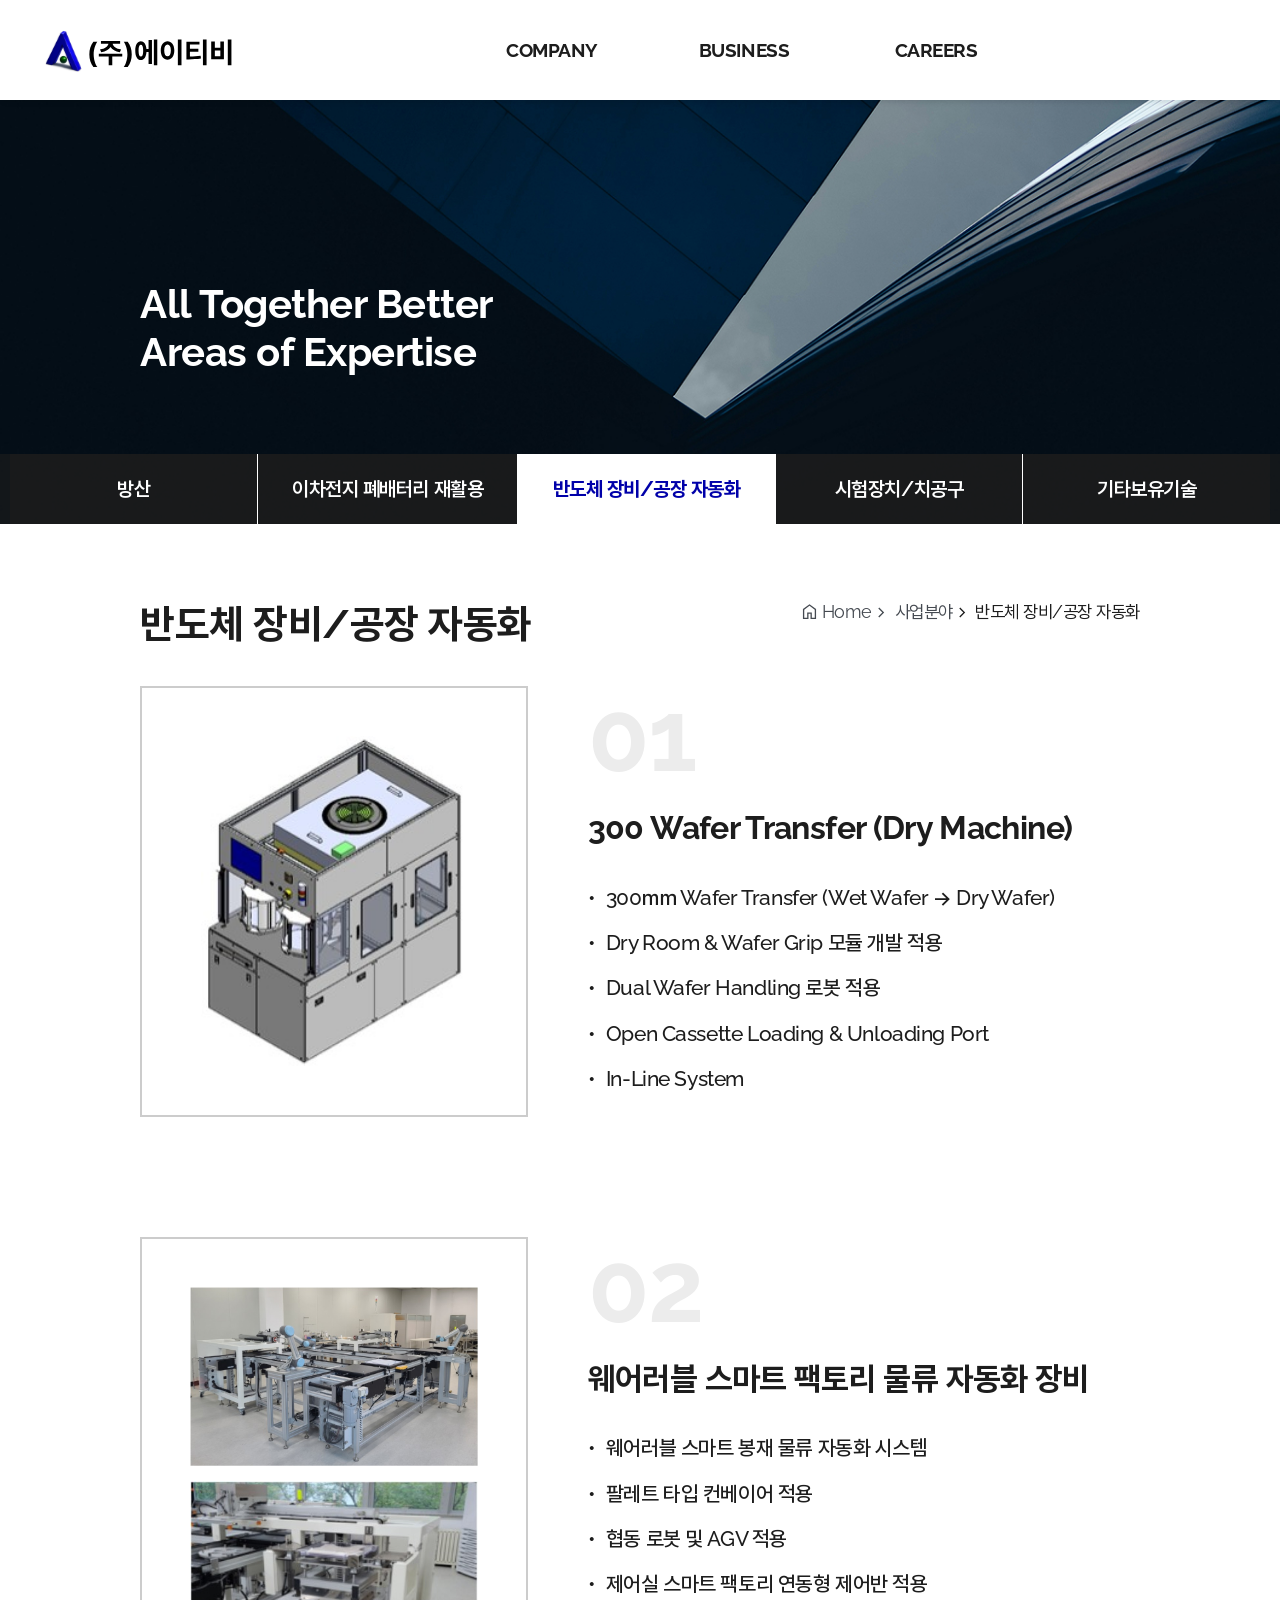
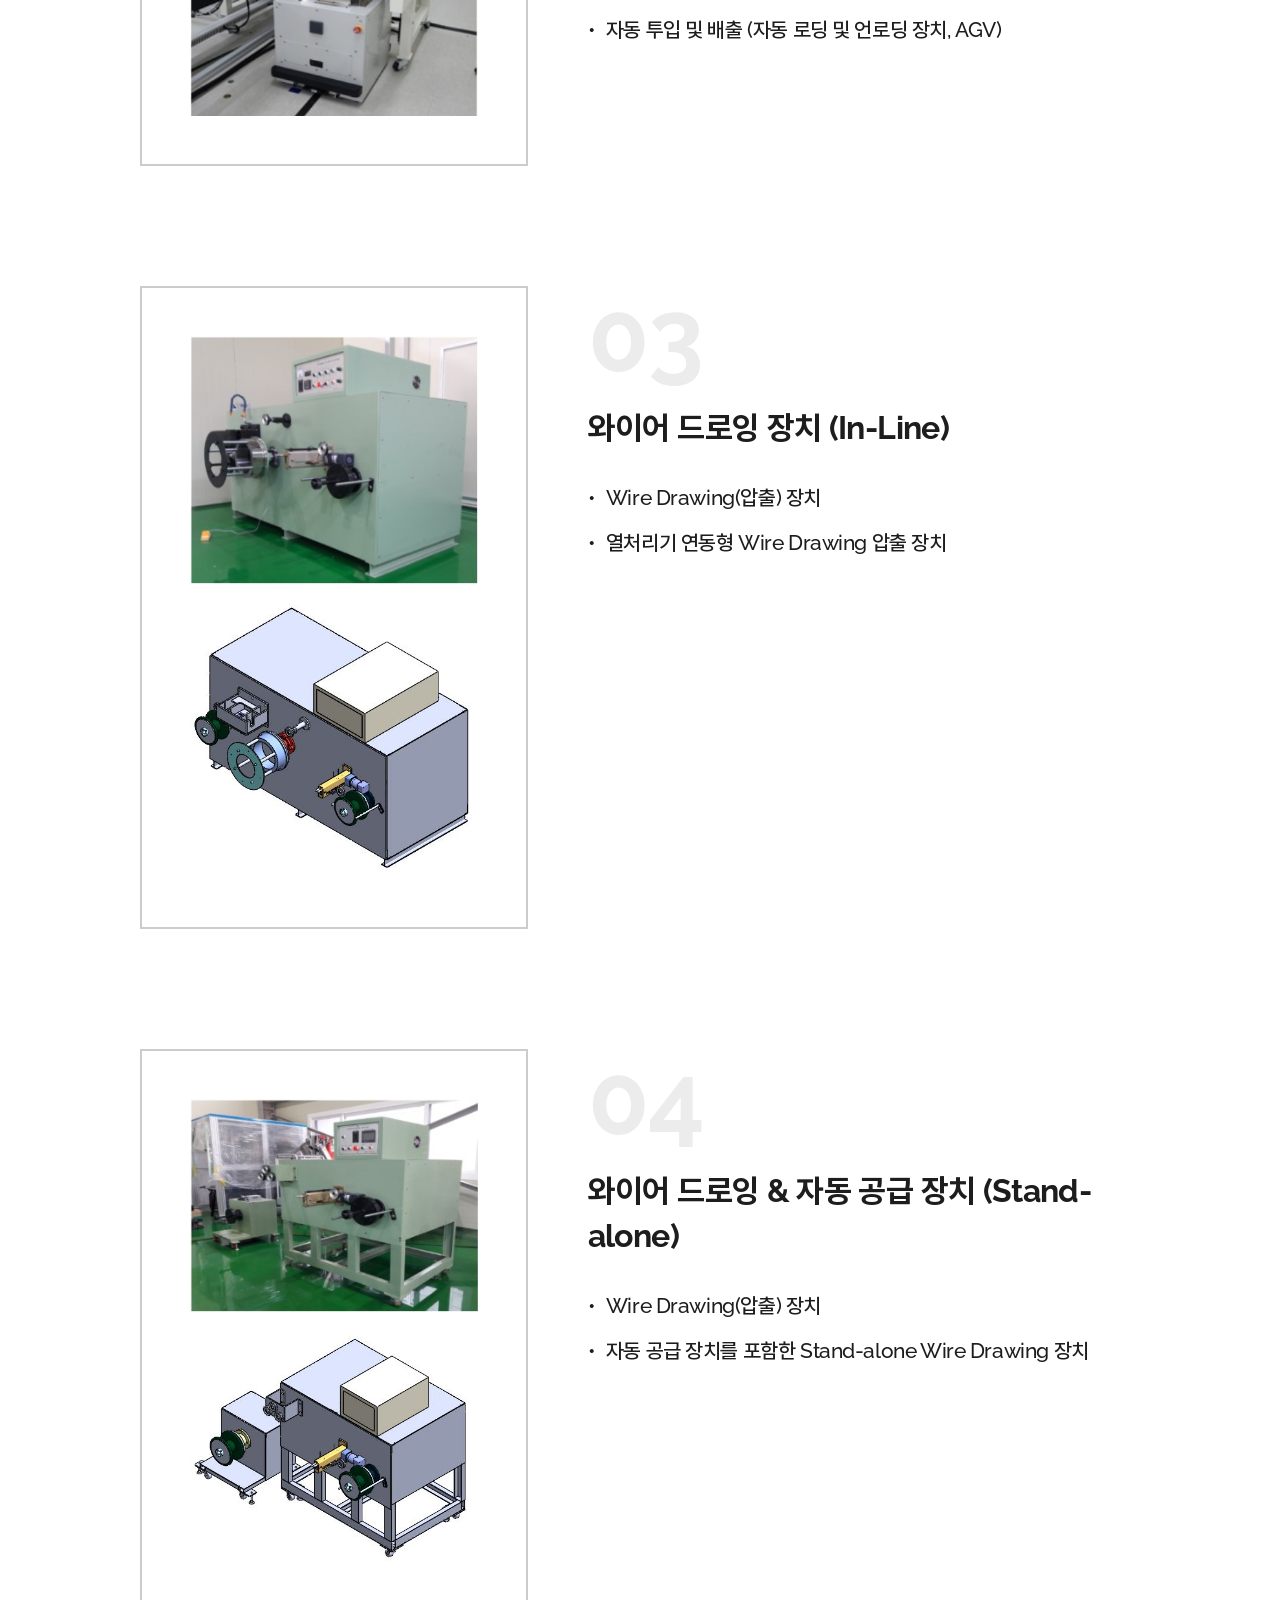
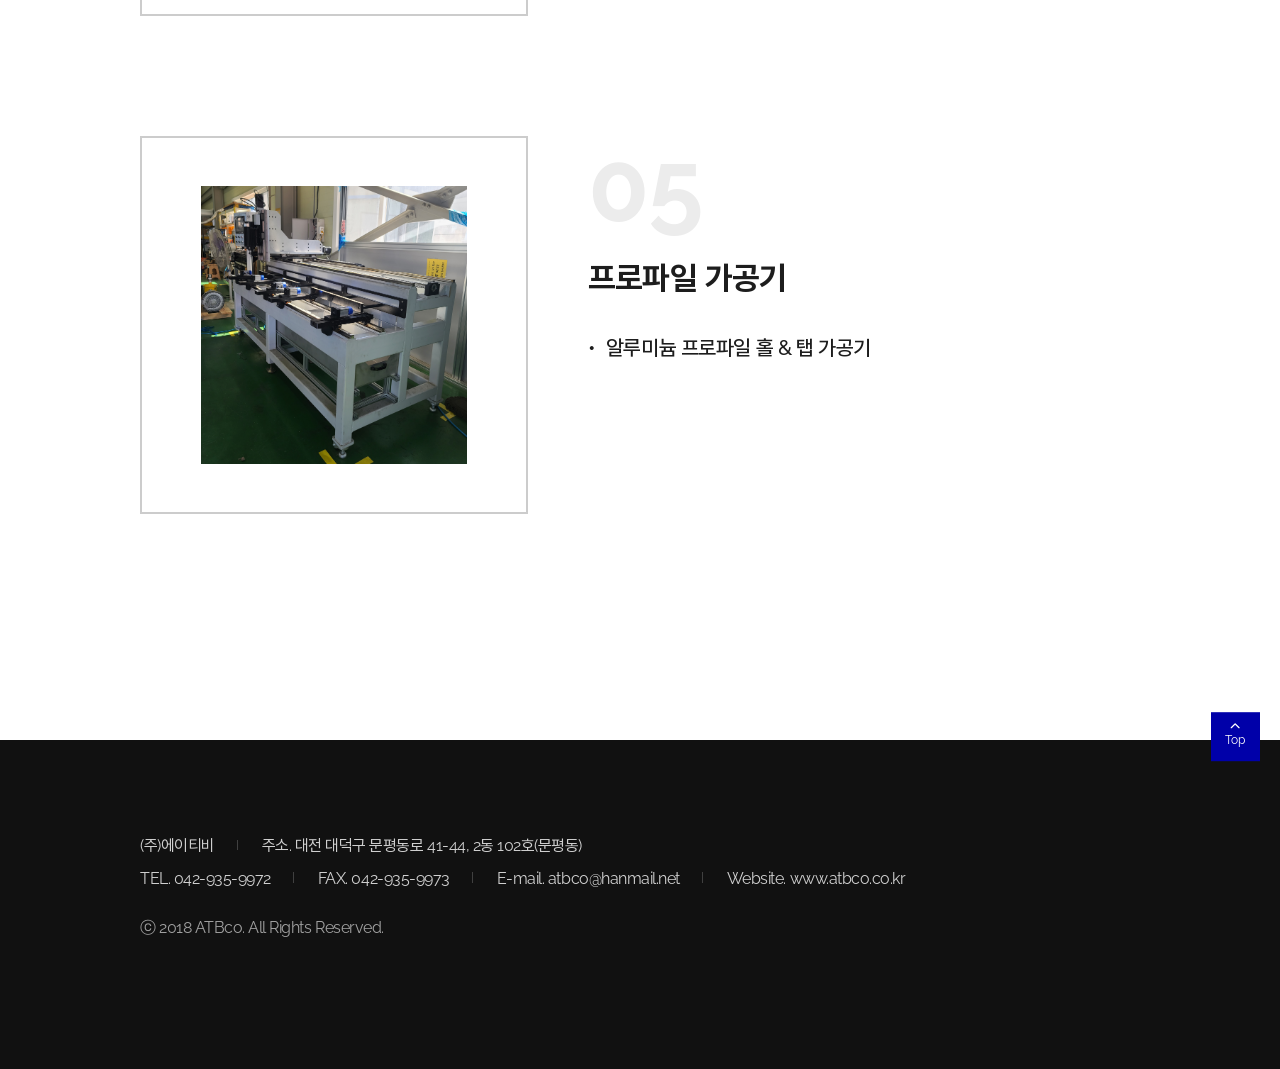
<file: contents/biz03.html>
<!DOCTYPE html>
<html lang="ko">
<head>
    <meta charset="UTF-8">
    <meta name="viewport" content="width=device-width, initial-scale=1.0">

    <script src="../js/jquery-3.7.1.min.js"></script>
    <script src="../js/common.js"></script>
    <script src="../js/sub.js"></script>
    <script src="../js/contents.js"></script>
    <link rel="stylesheet" href="../css/sub.css">
    <link rel="shortcut icon" type="image/x-icon" href="../favicon.svg">
    <title>방산 > 사업분야 - 에이티비</title>
    <!-- 서브페이지의 타이틀에는 현재메뉴명 > 상위메뉴명 - 사이트명 -->
</head>
<body>
    <div class="skipnav">
        <a class="cnt" href="#skip_content">본문바로가기</a>
        <a class="menu" href="#skip_nav">주메뉴바로가기</a>
        <!-- 내부링크 href="#skip_nav" 라고 주면 id="skip_nav"로 되어있는 요소로 이동 (클릭했을때) -->
    </div>
    <div id="wrap">
        <header class="fixed">
            <h1 class="logo"><a href="../index.html">에이티비</a></h1>
            <nav class="gnb" id="skip_nav">
                <button class="gnb_open">메뉴열기</button>
                <div class="gnb_wrap">
                    <ul class="depth1">
                        <li>
                            <a href="info.html"><span>COMPANY</span></a>
                            <ul class="depth2">
                                <li><a href="info.html"><span>기업정보</span></a></li>
                                <li><a href="history.html"><span>회사연혁</span></a></li>
                                <li><a href="certif.html"><span>사업장현황</span></a></li>
                                <li><a href="map.html"><span>오시는 길</span></a></li>
                            </ul>
                        </li>
                        <li>
                            <a href="biz01.html"><span>BUSINESS</span></a>
                            <ul class="depth2">
                                <li><a href="biz01.html"><span>방산</span></a></li>
                                <li><a href="biz02.html"><span>이차전지 폐배터리 재활용</span></a></li>
                                <li><a href="biz03.html"><span>반도체 장비/공장 자동화</span></a></li>
                                <li><a href="biz04.html"><span>시험장치/치공구</span></a></li>
                                <li><a href="biz05.html"><span>기타보유기술</span></a></li>
                            </ul>
                        </li>
                        <li>
                            <a href="careers.html"><span>CAREERS</span></a>
                            <ul class="depth2">
                                <li><a href="careers.html"><span>채용안내</span></a></li>
                                <li><a href="recruit.html"><span>채용공고</span></a></li>
                            </ul>
                        </li>
                    </ul>
                </div>
                <button class="gnb_close">메뉴닫기</button>
            </nav>
            <div class="global">
                <div class="list">
                    <p>etc</p>
                </div>
            </div><!--global-->
        </header>
        <main class="container">
            <div class="sub_visual bg3">
                <div class="sub_txt">
                    <div class="wrapper">
                        <strong>사업분야</strong>
                        <span>All Together Better<br>Areas of Expertise</span>
                    </div>
                </div><!--sub_txt-->
                <nav class="snb">
                            <ul class="depth2">
                                <li><a href="biz01.html"><span>방산</span></a></li>
                                <li><a href="biz02.html"><span>이차전지 폐배터리 재활용</span></a></li>
                                <li><a href="biz03.html"><span>반도체 장비/공장 자동화</span></a></li>
                                <li><a href="biz04.html"><span>시험장치/치공구</span></a></li>
                                <li><a href="biz05.html"><span>기타보유기술</span></a></li>
                            </ul>
                </nav>
            </div><!--sub_visual-->
            <div class="contents" id="skip_content"><!--skip 에서 본문 바로가기 클릭하면 이동-->
                <div class="page_tit">
                    <div class="wrapper">
                        <h1>반도체 장비/공장 자동화</h1>
                        <nav class="breadcrumb">
                            <ol>
                                <li class="home"><a href="../index.html">Home</a></li>
                                <li><a href="biz01.html">사업분야</a></li>
                                <li class="curr"><a href="../index.html">반도체 장비/공장 자동화</a></li>
                            </ol>
                        </nav>
                    </div><!--wrapper-->
                </div><!--sub_tit-->

                <!--각 페이지별 콘텐츠 시작, 절대 이름이 겹치면 안됨.  cnt_파일명 으로 함-->
                <div class="sub_contents cnt_biz01">
                    <div class="wrapper">
                        <!-- item -->
                        <div class="biz_item">
                            <div class="photo_wrap">
                                <ul>
                                    <li>
                                        <a href="../images/contents/semi011.jpg" target="_blank">
                                            <img src="../images/contents/semi011.jpg" alt="300 Wafer Transfer (Dry Machine)">
                                        </a>
                                    </li>
                                </ul>
                            </div>
                            <div class="txt_wrap">
                                <span class="num">01</span>
                                <h2>300 Wafer Transfer (Dry Machine)</h2>
                                <ul>
                                    <li>300㎜ Wafer Transfer (Wet Wafer → Dry Wafer)</li>
                                    <li>Dry Room &amp; Wafer Grip 모듈 개발 적용</li>
                                    <li>Dual Wafer Handling 로봇 적용</li>
                                    <li>Open Cassette Loading &amp; Unloading Port</li>
                                    <li>In-Line System</li>
                                </ul>
                            </div>
                        </div>
                        <div class="biz_item">
                            <div class="photo_wrap">
                                <ul>
                                    <li>
                                        <a href="../images/contents/semi021.jpg" target="_blank">
                                            <img src="../images/contents/semi021.jpg" alt="웨어러블 스마트 팩토리 물류 자동화 장비">
                                        </a>
                                    </li>
                                    <li>
                                        <a href="../images/contents/semi022.jpg" target="_blank">
                                            <img src="../images/contents/semi022.jpg" alt="웨어러블 스마트 팩토리 물류 자동화 장비">
                                        </a>
                                    </li>
                                </ul>
                            </div>

                            <div class="txt_wrap">
                                <span class="num">02</span>

                                <h2>웨어러블 스마트 팩토리 물류 자동화 장비</h2>

                                <ul>
                                    <li>웨어러블 스마트 봉재 물류 자동화 시스템</li>
                                    <li>팔레트 타입 컨베이어 적용</li>
                                    <li>협동 로봇 및 AGV 적용</li>
                                    <li>제어실 스마트 팩토리 연동형 제어반 적용</li>
                                    <li>자동 투입 및 배출 (자동 로딩 및 언로딩 장치, AGV)</li>
                                </ul>

                            </div>
                        </div>
                        <div class="biz_item">
                            <div class="photo_wrap">
                                <ul>
                                    <li>
                                        <a href="../images/contents/semi031.jpg" target="_blank">
                                            <img src="../images/contents/semi031.jpg" alt="와이어 드로잉 장치(In-Line)">
                                        </a>
                                    </li>
                                    <li>
                                        <a href="../images/contents/semi032.jpg" target="_blank">
                                            <img src="../images/contents/semi032.jpg" alt="와이어 드로잉 장치(In-Line)">
                                        </a>
                                    </li>
                                </ul>
                            </div>
                            <div class="txt_wrap">
                                <span class="num">03</span>
                                <h2>와이어 드로잉 장치 (In-Line)</h2>
                                <ul>
                                    <li>Wire Drawing(압출) 장치</li>
                                    <li>열처리기 연동형 Wire Drawing 압출 장치</li>
                                </ul>
                            </div>
                        </div>
                        <div class="biz_item">
                            <div class="photo_wrap">
                                <ul>
                                    <li>
                                        <a href="../images/contents/semi041.jpg" target="_blank">
                                            <img src="../images/contents/semi041.jpg" alt="와이어 드로잉 & 자동 공급 장치(Stand-alone)">
                                        </a>
                                    </li>
                                    <li>
                                        <a href="../images/contents/semi042.jpg" target="_blank">
                                            <img src="../images/contents/semi042.jpg" alt="와이어 드로잉 & 자동 공급 장치(Stand-alone)">
                                        </a>
                                    </li>
                                </ul>
                            </div>
                            <div class="txt_wrap">
                                <span class="num">04</span>
                                <h2>와이어 드로잉 &amp; 자동 공급 장치 (Stand-alone)</h2>
                                <ul>
                                    <li>Wire Drawing(압출) 장치</li>
                                    <li>자동 공급 장치를 포함한 Stand-alone Wire Drawing 장치</li>
                                </ul>
                            </div>
                        </div>
                        <div class="biz_item">
                            <div class="photo_wrap">
                                <ul>
                                    <li>
                                        <a href="../images/contents/tooling071.jpg" target="_blank">
                                            <img src="../images/contents/tooling071.jpg" alt="레이저 용접 스캐너 거치대 & 레이저 용접 시험 장치">
                                        </a>
                                    </li>
                                </ul>
                            </div>

                            <div class="txt_wrap">
                                <span class="num">05</span>
                                <h2>프로파일 가공기</h2>
                                <ul>
                                    <li>알루미늄 프로파일 홀 &amp; 탭 가공기</li>
                                </ul>

                            </div>
                        </div>
                    </div>
                </div>
                <!--각 페이지별 콘텐츠 종료-->
            </div>
        </main>
        <footer>
            <aside class="top"><button><span>Top</span></button></aside>
            <div class="wrapper">
                <div class="inner">
                    <div class="f_nav">
                        <div class="text">
                            <ul>
                                <li><p>(주)에이티비</p></li>
                                <li><p>주소. 대전 대덕구 문평동로 41-44, 2동 102호(문평동)</p></li>
                            </ul>
                        </div>
                        <div class="number">
                            <ul>
                                <li><p>TEL. 042-935-9972</p></li>
                                <li><p>FAX. 042-935-9973</p></li>
                                <li><p>E-mail. atbco@hanmail.net</p></li>
                                <li><p>Website. www.atbco.co.kr</p></li>
                            </ul>
                        </div>
                    </div><!--f_nav-->
                    <div class="copyright">ⓒ 2018 ATBco. All Rights Reserved.</div>
                </div><!--inner-->
            </div><!--wrapper-->
        </footer>
    </div>
</body>
</html>
</file>
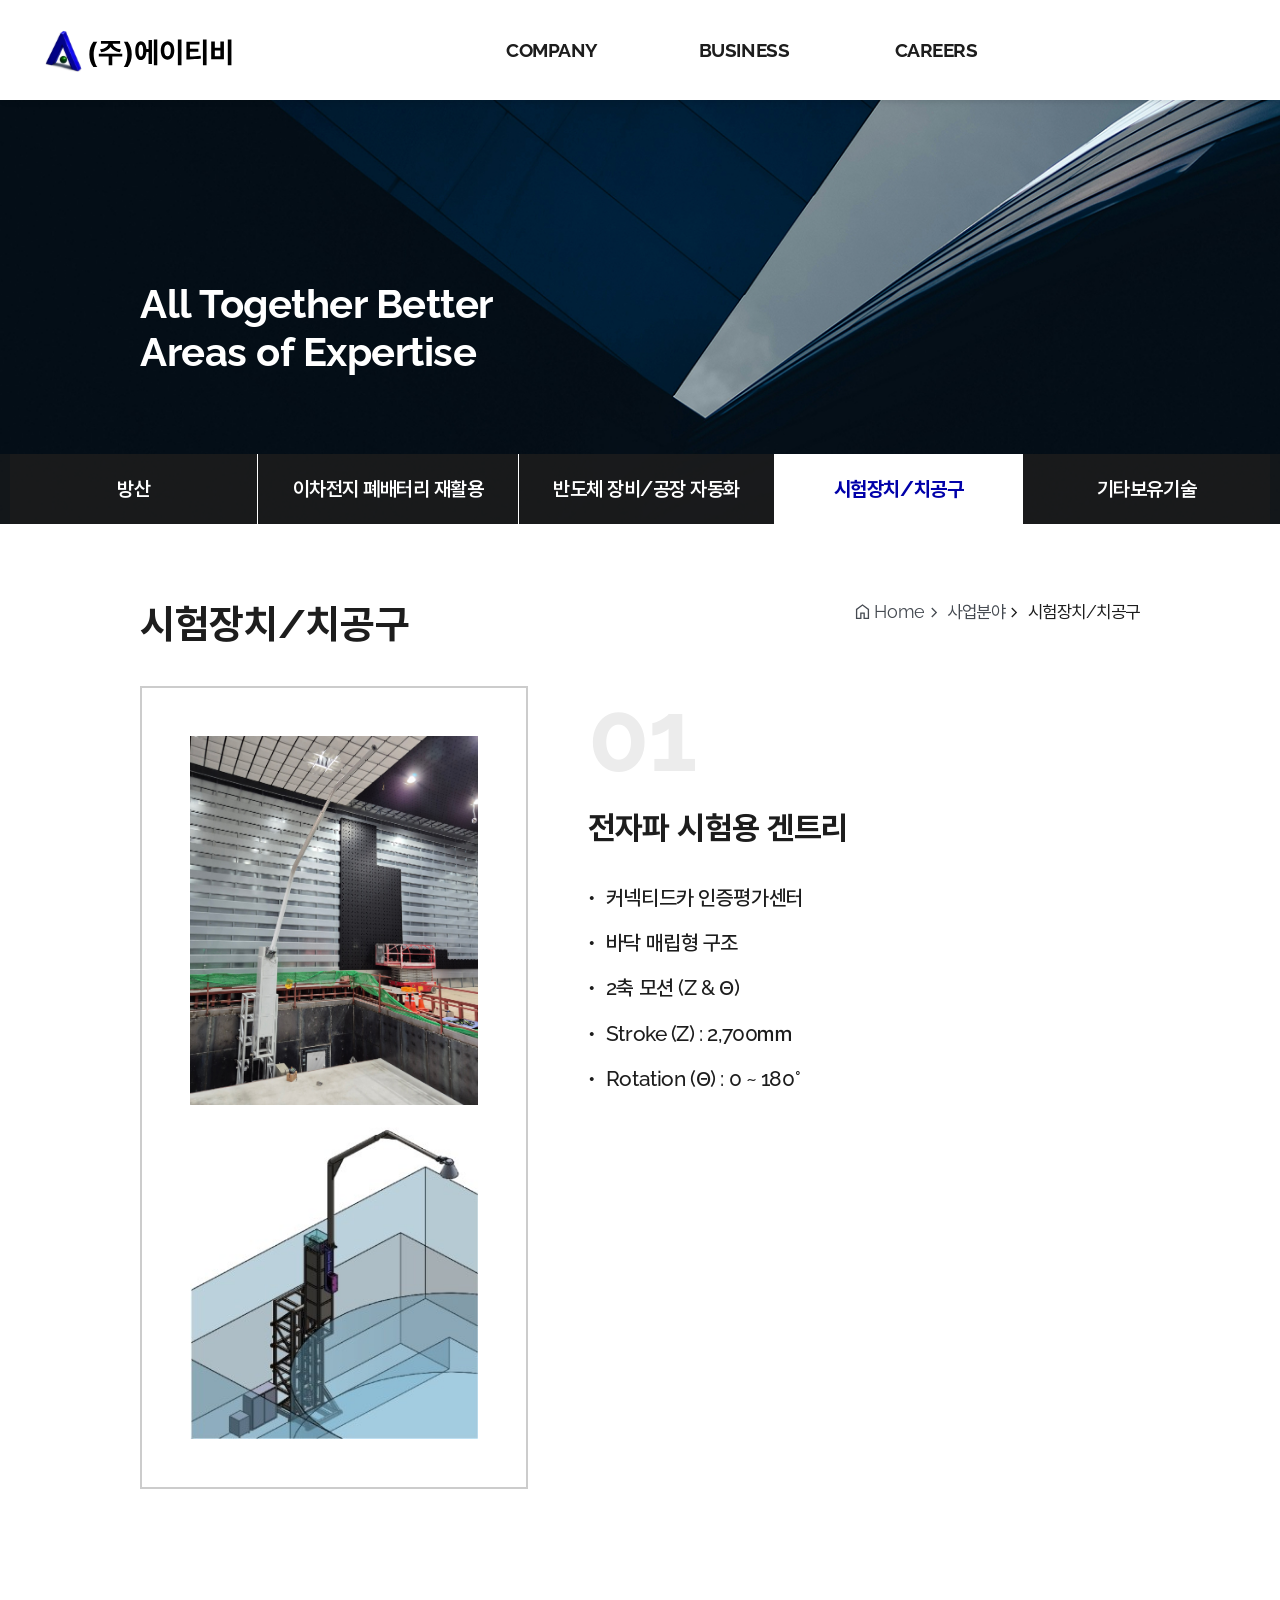
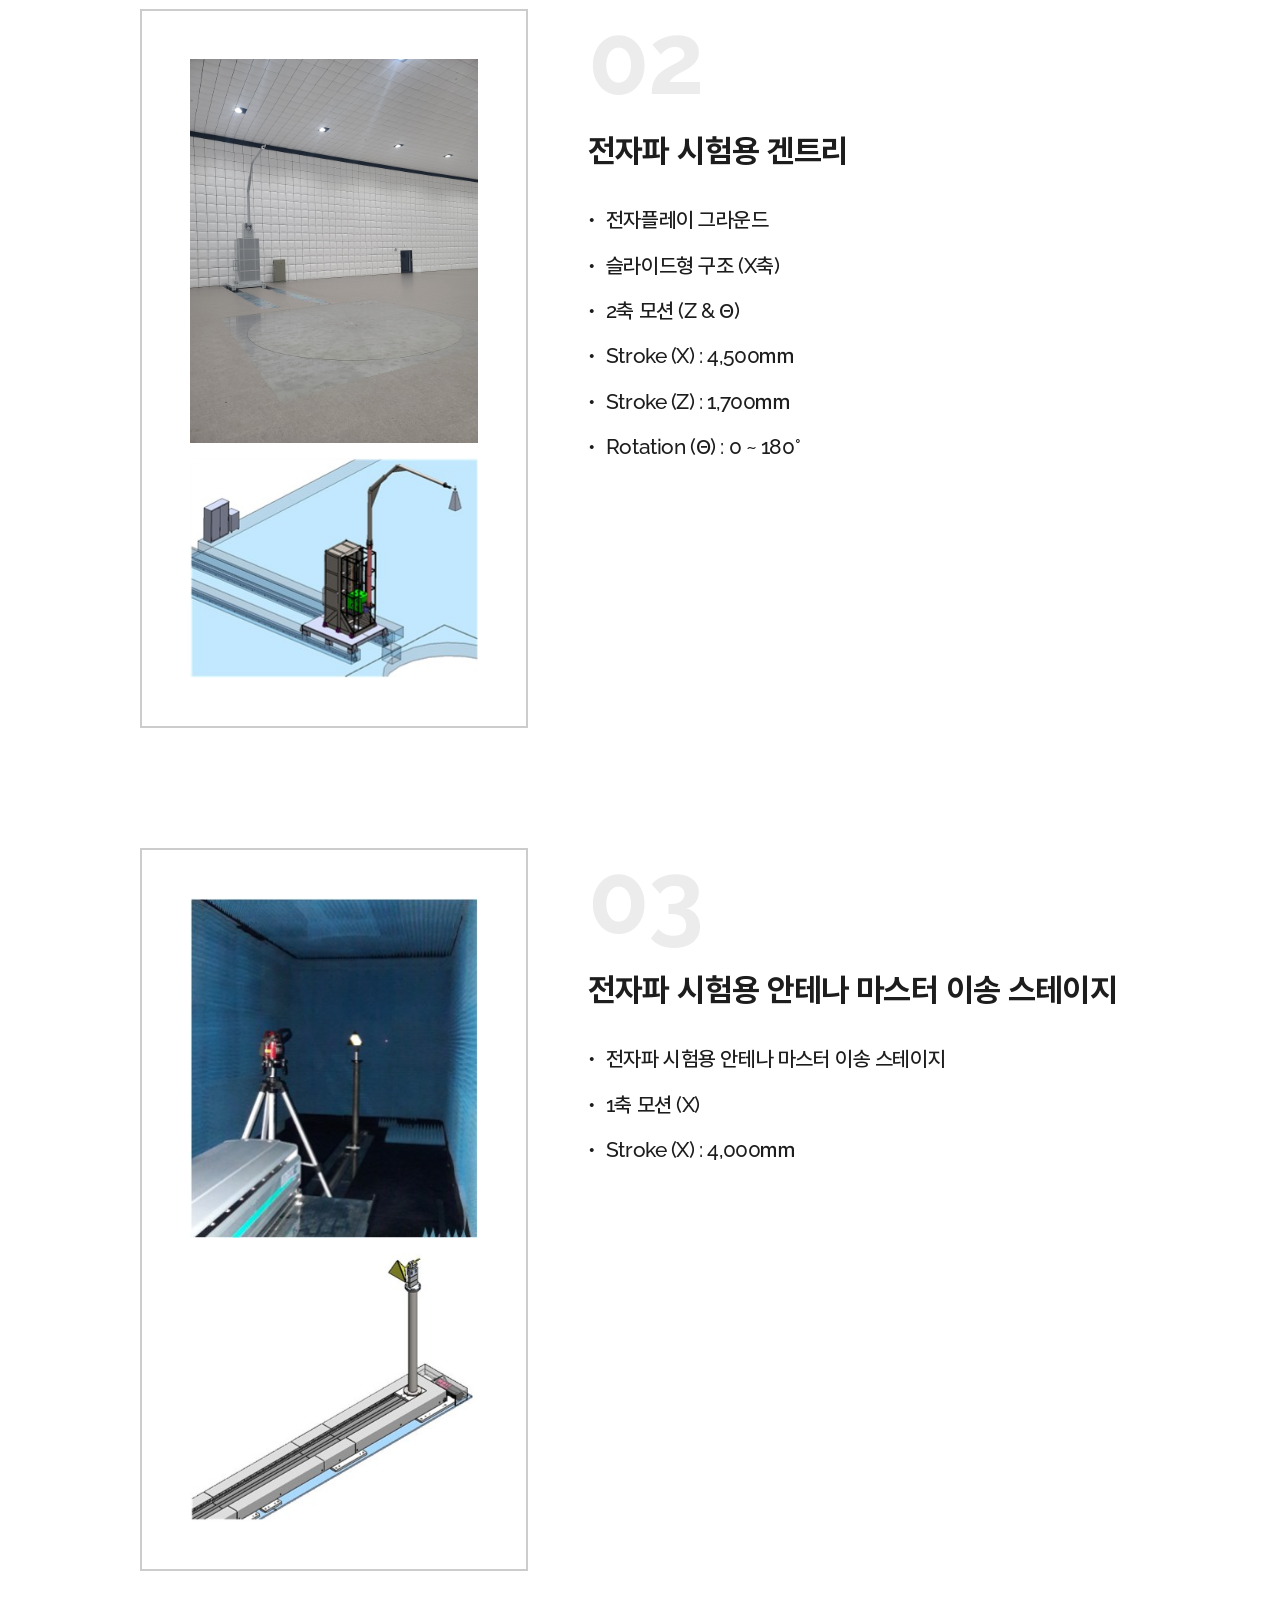
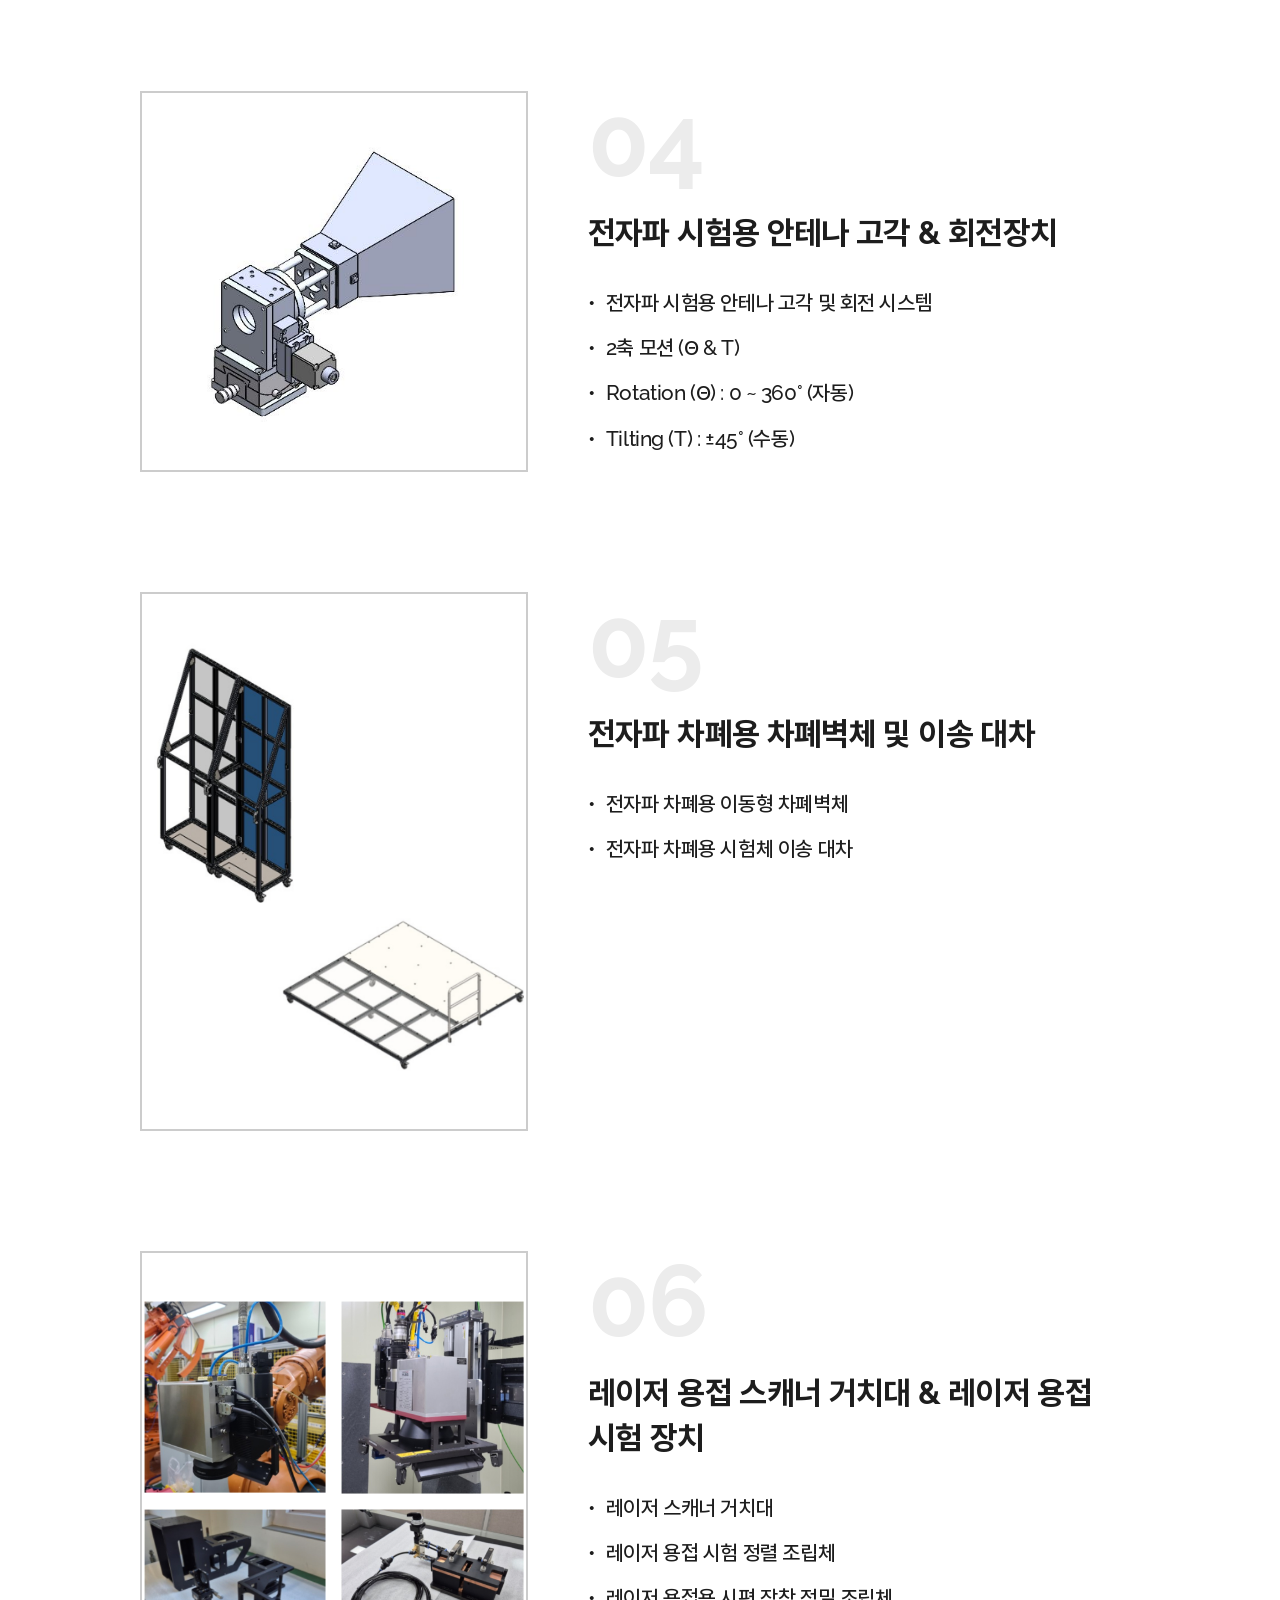
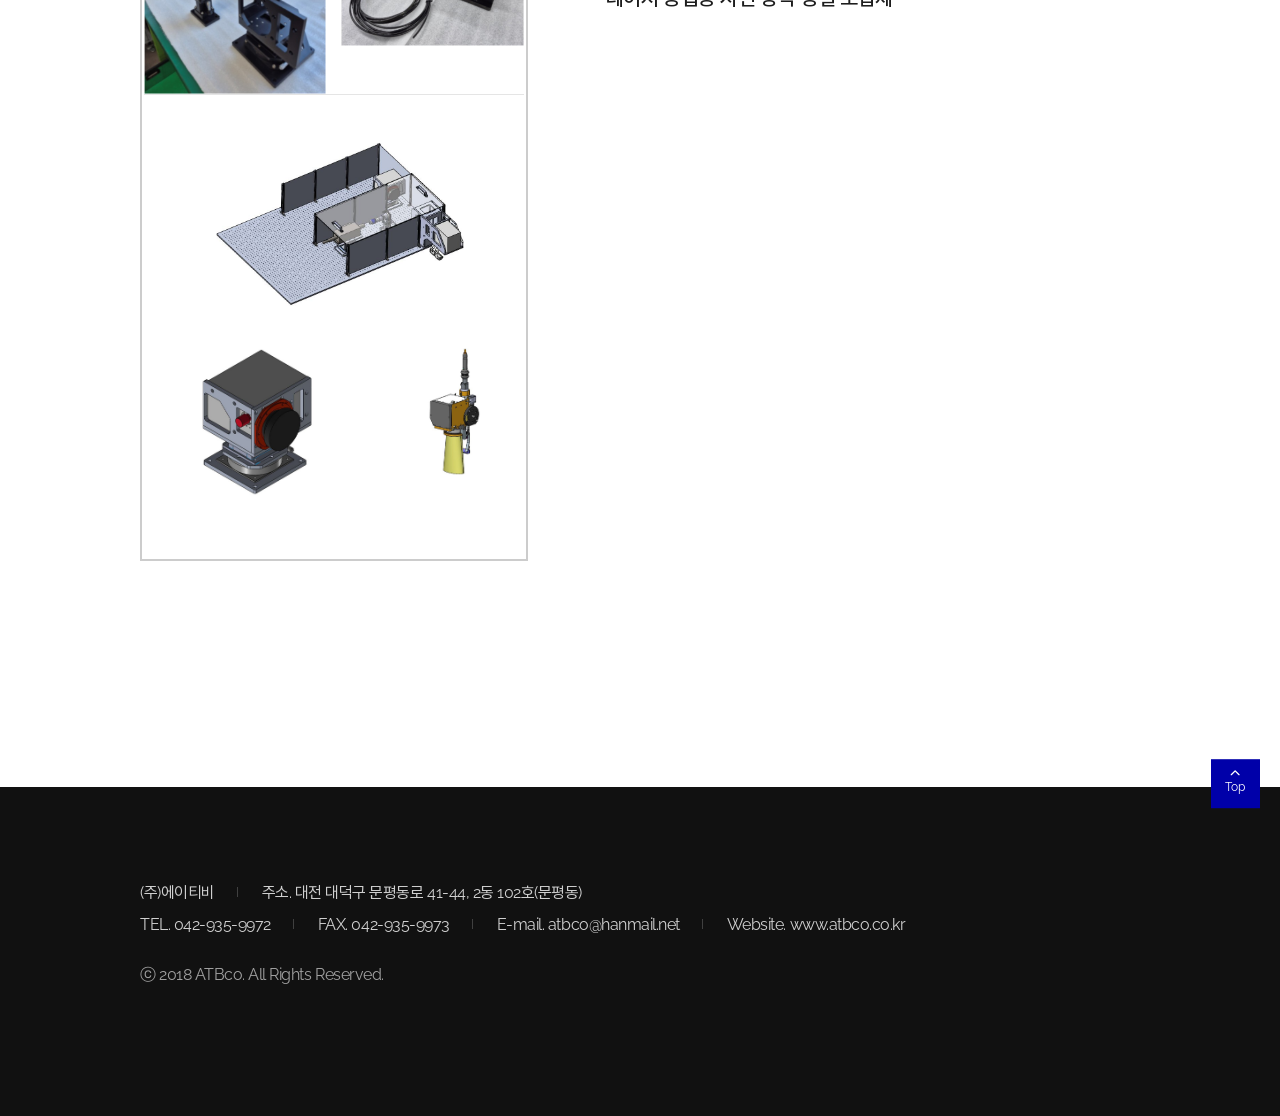
<file: contents/biz04.html>
<!DOCTYPE html>
<html lang="ko">
<head>
    <meta charset="UTF-8">
    <meta name="viewport" content="width=device-width, initial-scale=1.0">

    <script src="../js/jquery-3.7.1.min.js"></script>
    <script src="../js/common.js"></script>
    <script src="../js/sub.js"></script>
    <script src="../js/contents.js"></script>
    <link rel="stylesheet" href="../css/sub.css">
    <link rel="shortcut icon" type="image/x-icon" href="../favicon.svg">
    <title>시험장치/치공구 > 사업분야 - 에이티비</title>
    <!-- 서브페이지의 타이틀에는 현재메뉴명 > 상위메뉴명 - 사이트명 -->
</head>
<body>
    <div class="skipnav">
        <a class="cnt" href="#skip_content">본문바로가기</a>
        <a class="menu" href="#skip_nav">주메뉴바로가기</a>
        <!-- 내부링크 href="#skip_nav" 라고 주면 id="skip_nav"로 되어있는 요소로 이동 (클릭했을때) -->
    </div>
    <div id="wrap">
        <header class="fixed">
            <h1 class="logo"><a href="../index.html">에이티비</a></h1>
            <nav class="gnb" id="skip_nav">
                <button class="gnb_open">메뉴열기</button>
                <div class="gnb_wrap">
                    <ul class="depth1">
                        <li>
                            <a href="info.html"><span>COMPANY</span></a>
                            <ul class="depth2">
                                <li><a href="info.html"><span>기업정보</span></a></li>
                                <li><a href="history.html"><span>회사연혁</span></a></li>
                                <li><a href="certif.html"><span>사업장현황</span></a></li>
                                <li><a href="map.html"><span>오시는 길</span></a></li>
                            </ul>
                        </li>
                        <li>
                            <a href="biz01.html"><span>BUSINESS</span></a>
                            <ul class="depth2">
                                <li><a href="biz01.html"><span>방산</span></a></li>
                                <li><a href="biz02.html"><span>이차전지 폐배터리 재활용</span></a></li>
                                <li><a href="biz03.html"><span>반도체 장비/공장 자동화</span></a></li>
                                <li><a href="biz04.html"><span>시험장치/치공구</span></a></li>
                                <li><a href="biz05.html"><span>기타보유기술</span></a></li>
                            </ul>
                        </li>
                        <li>
                            <a href="careers.html"><span>CAREERS</span></a>
                            <ul class="depth2">
                                <li><a href="careers.html"><span>채용안내</span></a></li>
                                <li><a href="recruit.html"><span>채용공고</span></a></li>
                            </ul>
                        </li>
                    </ul>
                </div>
                <button class="gnb_close">메뉴닫기</button>
            </nav>
            <div class="global">
                <div class="list">
                    <p>tooling</p>
                </div>
            </div><!--global-->
        </header>
        <main class="container">
            <div class="sub_visual bg3">
                <div class="sub_txt">
                    <div class="wrapper">
                        <strong>사업분야</strong>
                        <span>All Together Better<br>Areas of Expertise</span>
                    </div>
                </div><!--sub_txt-->
                <nav class="snb">
                            <ul class="depth2">
                                <li><a href="biz01.html"><span>방산</span></a></li>
                                <li><a href="biz02.html"><span>이차전지 폐배터리 재활용</span></a></li>
                                <li><a href="biz03.html"><span>반도체 장비/공장 자동화</span></a></li>
                                <li><a href="biz04.html"><span>시험장치/치공구</span></a></li>
                                <li><a href="biz05.html"><span>기타보유기술</span></a></li>
                            </ul>
                </nav>
            </div><!--sub_visual-->
            <div class="contents" id="skip_content"><!--skip 에서 본문 바로가기 클릭하면 이동-->
                <div class="page_tit">
                    <div class="wrapper">
                        <h1>시험장치/치공구</h1>
                        <nav class="breadcrumb">
                            <ol>
                                <li class="home"><a href="../index.html">Home</a></li>
                                <li><a href="info.html">사업분야</a></li>
                                <li class="curr"><a href="../index.html">시험장치/치공구</a></li>
                            </ol>
                        </nav>
                    </div><!--wrapper-->
                </div><!--sub_tit-->
                <!--각 페이지별 콘텐츠 시작, 절대 이름이 겹치면 안됨.  cnt_파일명 으로 함-->
                <div class="sub_contents cnt_biz01">
                    <div class="wrapper">
                        <!-- item -->
                        <div class="biz_item">
                            <div class="photo_wrap">
                                <ul>
                                    <li>
                                        <a href="../images/contents/tooling011.jpg" target="_blank">
                                            <img src="../images/contents/tooling011.jpg" alt="전자파 시험용 안테나 마스터">
                                        </a>
                                    </li>
                                    <li>
                                        <a href="../images/contents/tooling012.jpg" target="_blank">
                                            <img src="../images/contents/tooling012.jpg" alt="전자파 시험용 안테나 마스터">
                                        </a>
                                    </li>
                                </ul>
                            </div>
                            <div class="txt_wrap">
                                <span class="num">01</span>
                                <h2>전자파 시험용 겐트리</h2>
                                <ul>
                                    <li>커넥티드카 인증평가센터</li>
                                    <li>바닥 매립형 구조</li>
                                    <li>2축 모션 (Z &amp; Θ)</li>
                                    <li>Stroke (Z) : 2,700㎜</li>
                                    <li>Rotation (Θ) : 0 ~ 180°</li>
                                </ul>
                            </div>
                        </div>
                        <div class="biz_item">
                            <div class="photo_wrap">
                                <ul>
                                    <li>
                                        <a href="../images/contents/tooling021.jpg" target="_blank">
                                            <img src="../images/contents/tooling021.jpg" alt="전자파 시험용 안테나 마스터(충북대학교)">
                                        </a>
                                    </li>
                                    <li>
                                        <a href="../images/contents/tooling022.jpg" target="_blank">
                                            <img src="../images/contents/tooling022.jpg" alt="전자파 시험용 안테나 마스터(충북대학교)">
                                        </a>
                                    </li>
                                </ul>
                            </div>
                            <div class="txt_wrap">
                                <span class="num">02</span>
                                <h2>전자파 시험용 겐트리</h2>
                                <ul>
                                    <li>전자플레이 그라운드</li>
                                    <li>슬라이드형 구조 (X축)</li>
                                    <li>2축 모션 (Z &amp; Θ)</li>
                                    <li>Stroke (X) : 4,500㎜</li>
                                    <li>Stroke (Z) : 1,700㎜</li>
                                    <li>Rotation (Θ) : 0 ~ 180°</li>
                                </ul>
                            </div>
                        </div>
                        <div class="biz_item">
                            <div class="photo_wrap">
                                <ul>
                                    <li>
                                        <a href="../images/contents/tooling031.jpg" target="_blank">
                                            <img src="../images/contents/tooling031.jpg" alt="전자파 시험용 안테나 마스터 이송 스테이지">
                                        </a>
                                    </li>
                                    <li>
                                        <a href="../images/contents/tooling032.jpg" target="_blank">
                                            <img src="../images/contents/tooling032.jpg" alt="전자파 시험용 안테나 마스터 이송 스테이지">
                                        </a>
                                    </li>
                                </ul>
                            </div>

                            <div class="txt_wrap">
                                <span class="num">03</span>

                                <h2>전자파 시험용 안테나 마스터 이송 스테이지</h2>

                                <ul>
                                    <li>전자파 시험용 안테나 마스터 이송 스테이지</li>
                                    <li>1축 모션 (X)</li>
                                    <li>Stroke (X) : 4,000㎜</li>
                                </ul>

                            </div>
                        </div>
                        <div class="biz_item">
                            <div class="photo_wrap">
                                <ul>
                                    <li>
                                        <a href="../images/contents/tooling041.jpg" target="_blank">
                                            <img src="../images/contents/tooling041.jpg" alt="전자파 시험용 안테나 고각 & 회전장치">
                                        </a>
                                    </li>
                                </ul>
                            </div>

                            <div class="txt_wrap">
                                <span class="num">04</span>

                                <h2>전자파 시험용 안테나 고각 &amp; 회전장치</h2>

                                <ul>
                                    <li>전자파 시험용 안테나 고각 및 회전 시스템</li>
                                    <li>2축 모션 (Θ &amp; T)</li>
                                    <li>Rotation (Θ) : 0 ~ 360° (자동)</li>
                                    <li>Tilting (T) : ±45° (수동)</li>
                                </ul>

                            </div>
                        </div>
                        <div class="biz_item tl5">
                            <div class="photo_wrap">
                                <ul>
                                    <li>
                                        <a href="../images/contents/tooling051.jpg" target="_blank">
                                            <img src="../images/contents/tooling051.jpg" alt="전자파 차폐용 차폐벽체 및 이송 대차">
                                        </a>
                                    </li>
                                    <li>
                                        <a href="../images/contents/tooling052.jpg" target="_blank">
                                            <img src="../images/contents/tooling052.jpg" alt="전자파 차폐용 차폐벽체 및 이송 대차">
                                        </a>
                                    </li>
                                </ul>
                            </div>
                            <div class="txt_wrap">
                                <span class="num">05</span>
                                <h2>전자파 차폐용 차폐벽체 및 이송 대차</h2>
                                <ul>
                                    <li>전자파 차폐용 이동형 차폐벽체</li>
                                    <li>전자파 차폐용 시험체 이송 대차</li>
                                </ul>

                            </div>
                        </div>
                        <div class="biz_item tl6">
                            <div class="photo_wrap">
                                <!-- 실물사진 -->
                                <div class="photo_group real_photo">
                                    <ul>
                                        <li>
                                            <a href="../images/contents/tooling061.jpg" target="_blank">
                                                <img src="../images/contents/tooling061.jpg" alt="레이저 용접 스캐너 거치대 & 레이저 용접 시험 장치">
                                            </a>
                                        </li>
                                        <li>
                                            <a href="../images/contents/tooling062.jpg" target="_blank">
                                                <img src="../images/contents/tooling062.jpg" alt="레이저 용접 스캐너 거치대 & 레이저 용접 시험 장치">
                                            </a>
                                        </li>
                                        <li>
                                            <a href="../images/contents/tooling063.jpg" target="_blank">
                                                <img src="../images/contents/tooling063.jpg" alt="레이저 용접 스캐너 거치대 & 레이저 용접 시험 장치">
                                            </a>
                                        </li>
                                        <li>
                                            <a href="../images/contents/tooling064.jpg" target="_blank">
                                                <img src="../images/contents/tooling064.jpg" alt="레이저 용접 스캐너 거치대 & 레이저 용접 시험 장치">
                                            </a>
                                        </li>
                                    </ul>
                                </div>
                                <!-- 모델링 -->
                                <div class="photo_group model_photo">
                                    <div class="top_img">
                                        <a href="../images/contents/tooling065.JPG" target="_blank">
                                            <img src="../images/contents/tooling065.JPG" alt="레이저 용접 스캐너 거치대 & 레이저 용접 시험 장치">
                                        </a>
                                    </div>
                                    <div class="bottom_img">
                                        <a href="../images/contents/tooling066.jpg" target="_blank">
                                            <img src="../images/contents/tooling066.jpg" alt="레이저 용접 스캐너 거치대 & 레이저 용접 시험 장치">
                                        </a>
                                        <a href="../images/contents/tooling067.JPG" target="_blank">
                                            <img src="../images/contents/tooling067.JPG" alt="레이저 용접 스캐너 거치대 & 레이저 용접 시험 장치">
                                        </a>
                                    </div>
                                </div>
                            </div>
                            <div class="txt_wrap">
                                <span class="num">06</span>
                                <h2>레이저 용접 스캐너 거치대 &amp; 레이저 용접 시험 장치</h2>
                                <ul>
                                    <li>레이저 스캐너 거치대</li>
                                    <li>레이저 용접 시험 정렬 조립체</li>
                                    <li>레이저 용접용 시편 장착 정밀 조립체</li>
                                </ul>
                            </div>
                        </div>
                    </div><!--wrapper-->
                </div>
                <!--각 페이지별 콘텐츠 종료-->
            </div>
        </main>
        <footer>
            <aside class="top"><button><span>Top</span></button></aside>
            <div class="wrapper">
                <div class="inner">
                    <div class="f_nav">
                        <div class="text">
                            <ul>
                                <li><p>(주)에이티비</p></li>
                                <li><p>주소. 대전 대덕구 문평동로 41-44, 2동 102호(문평동)</p></li>
                            </ul>
                        </div>
                        
                        <div class="number">
                            <ul>
                                <li><p>TEL. 042-935-9972</p></li>
                                <li><p>FAX. 042-935-9973</p></li>
                                <li><p>E-mail. atbco@hanmail.net</p></li>
                                <li><p>Website. www.atbco.co.kr</p></li>
                            </ul>
                        </div>
                    </div><!--f_nav-->
                    <div class="copyright">ⓒ 2018 ATBco. All Rights Reserved.</div>
                </div><!--inner-->
            </div><!--wrapper-->
        </footer>
    </div>
</body>
</html>
</file>
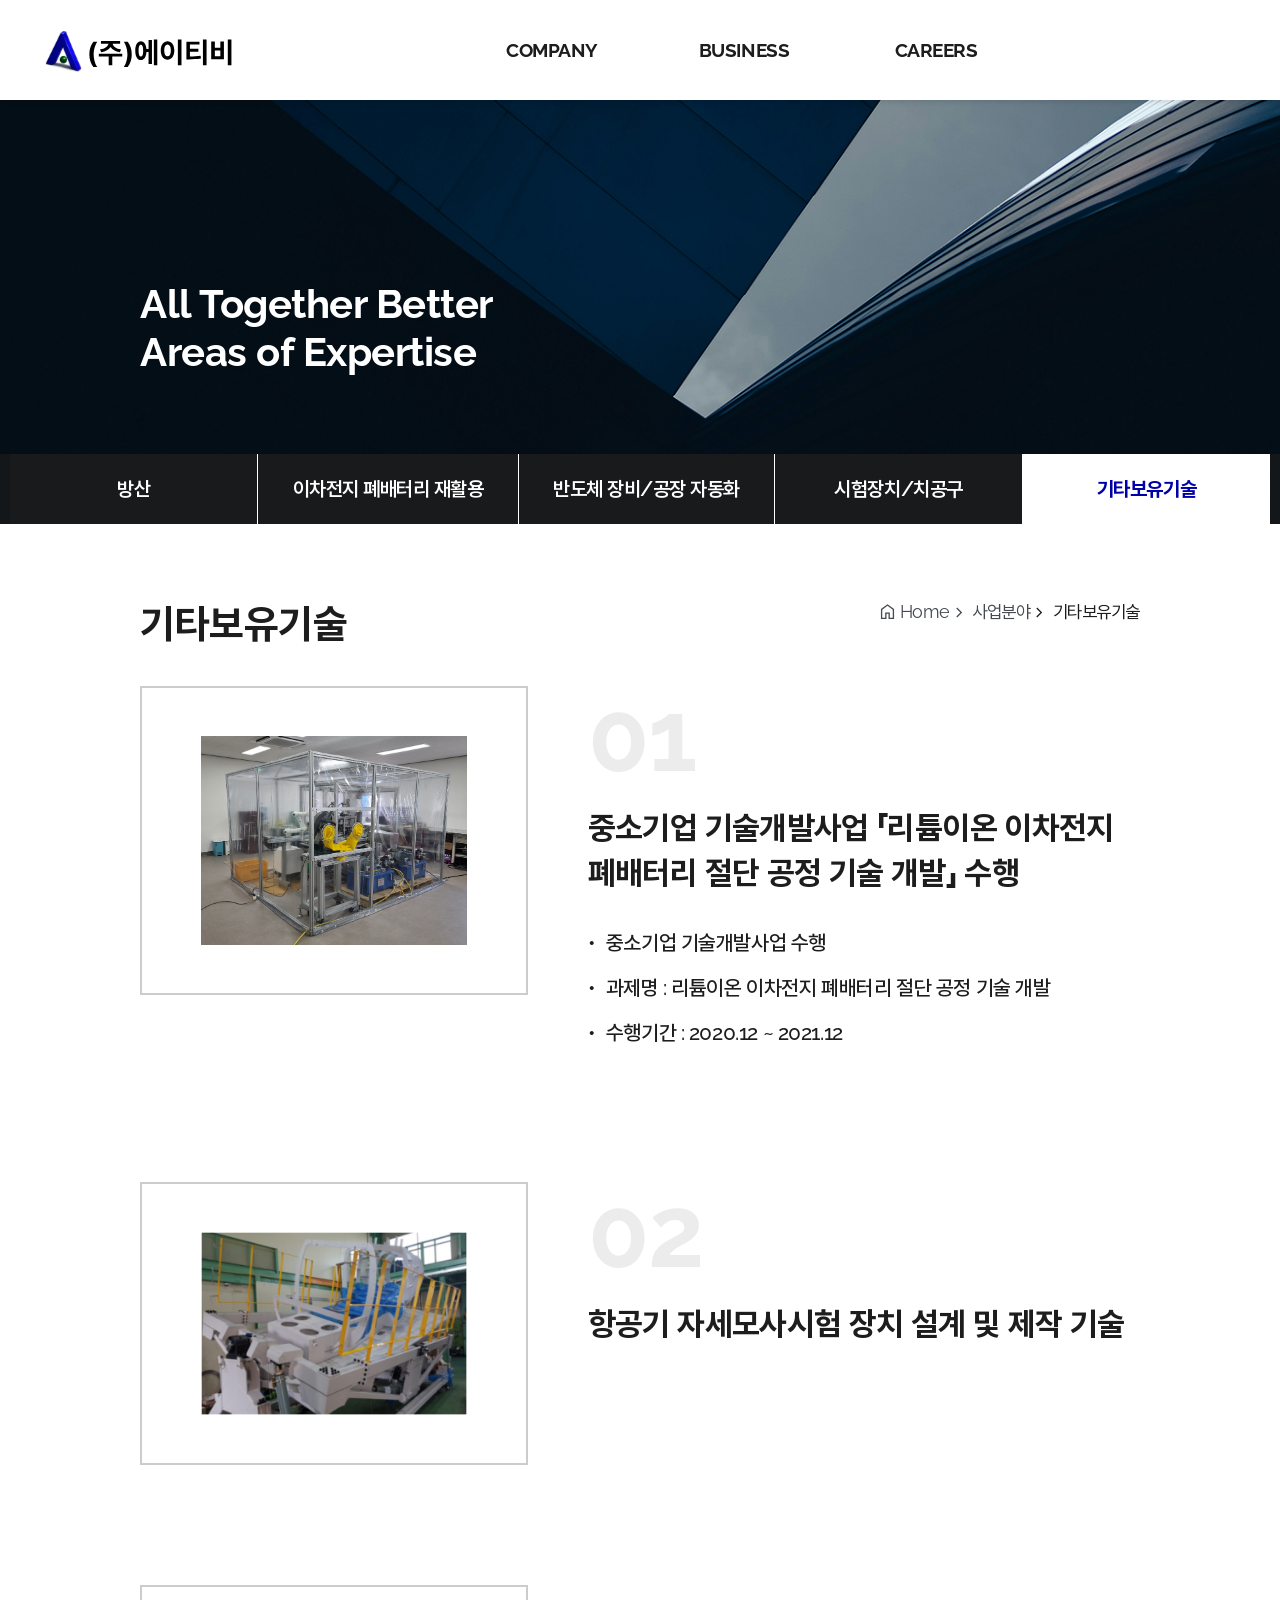
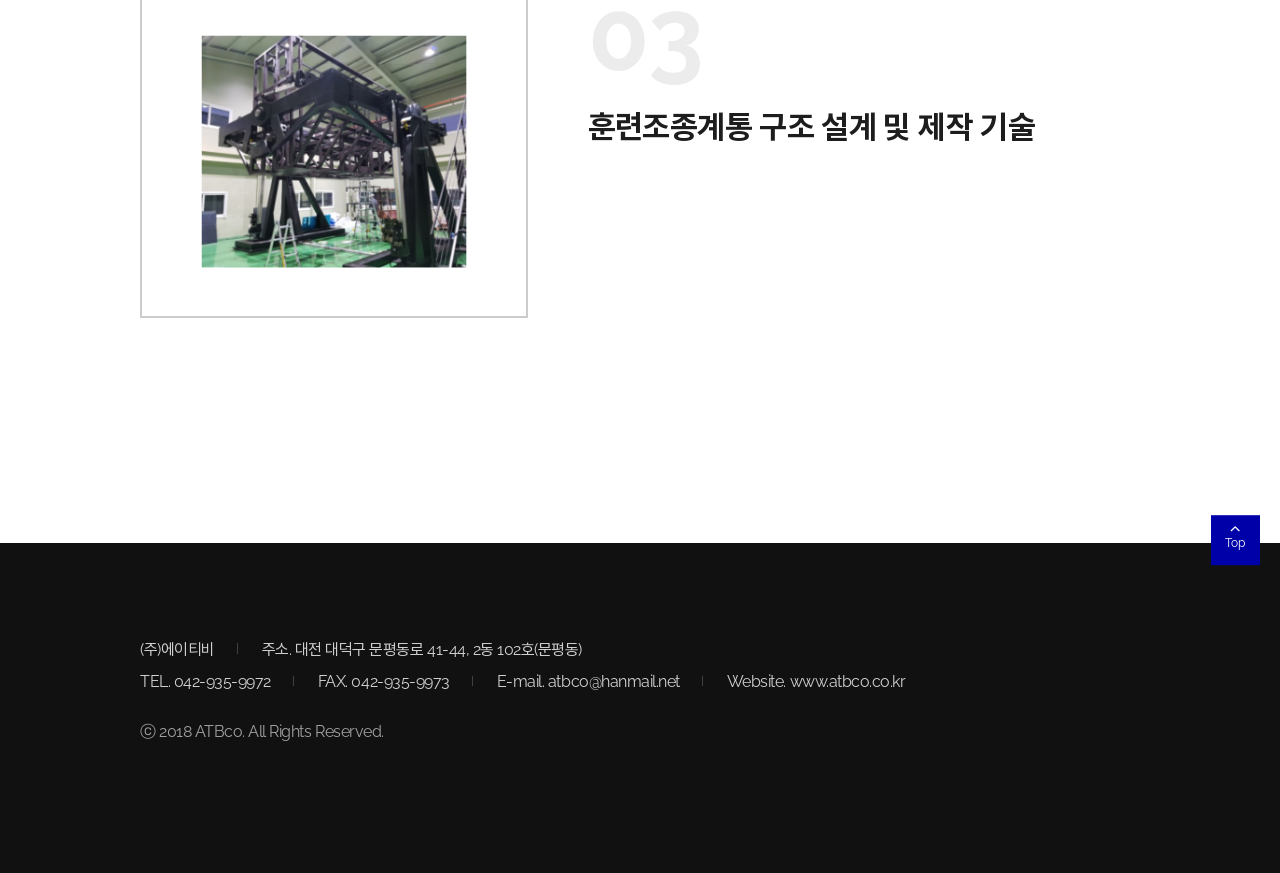
<file: contents/biz05.html>
<!DOCTYPE html>
<html lang="ko">
<head>
    <meta charset="UTF-8">
    <meta name="viewport" content="width=device-width, initial-scale=1.0">

    <script src="../js/jquery-3.7.1.min.js"></script>
    <script src="../js/common.js"></script>
    <script src="../js/sub.js"></script>
    <script src="../js/contents.js"></script>
    <link rel="stylesheet" href="../css/sub.css">
    <link rel="shortcut icon" type="image/x-icon" href="../favicon.svg">
    <title>방산 > 사업분야 - 에이티비</title>
    <!-- 서브페이지의 타이틀에는 현재메뉴명 > 상위메뉴명 - 사이트명 -->
</head>
<body>
    <div class="skipnav">
        <a class="cnt" href="#skip_content">본문바로가기</a>
        <a class="menu" href="#skip_nav">주메뉴바로가기</a>
        <!-- 내부링크 href="#skip_nav" 라고 주면 id="skip_nav"로 되어있는 요소로 이동 (클릭했을때) -->
    </div>
    <div id="wrap">
        <header class="fixed">
            <h1 class="logo"><a href="../index.html">에이티비</a></h1>
            <nav class="gnb" id="skip_nav">
                <button class="gnb_open">메뉴열기</button>
                <div class="gnb_wrap">
                    <ul class="depth1">
                        <li>
                            <a href="info.html"><span>COMPANY</span></a>
                            <ul class="depth2">
                                <li><a href="info.html"><span>기업정보</span></a></li>
                                <li><a href="history.html"><span>회사연혁</span></a></li>
                                <li><a href="certif.html"><span>사업장현황</span></a></li>
                                <li><a href="map.html"><span>오시는 길</span></a></li>
                            </ul>
                        </li>
                        <li>
                            <a href="biz01.html"><span>BUSINESS</span></a>
                            <ul class="depth2">
                                <li><a href="biz01.html"><span>방산</span></a></li>
                                <li><a href="biz02.html"><span>이차전지 폐배터리 재활용</span></a></li>
                                <li><a href="biz03.html"><span>반도체 장비/공장 자동화</span></a></li>
                                <li><a href="biz04.html"><span>시험장치/치공구</span></a></li>
                                <li><a href="biz05.html"><span>기타보유기술</span></a></li>
                            </ul>
                        </li>
                        <li>
                            <a href="careers.html"><span>CAREERS</span></a>
                            <ul class="depth2">
                                <li><a href="careers.html"><span>채용안내</span></a></li>
                                <li><a href="recruit.html"><span>채용공고</span></a></li>
                            </ul>
                        </li>
                    </ul>
                </div>
                <button class="gnb_close">메뉴닫기</button>
            </nav>
            <div class="global">
                <div class="list">
                    <p>etc</p>
                </div>
            </div><!--global-->
        </header>
        <main class="container">
            <div class="sub_visual bg3">
                <div class="sub_txt">
                    <div class="wrapper">
                        <strong>사업분야</strong>
                        <span>All Together Better<br>Areas of Expertise</span>
                    </div>
                </div><!--sub_txt-->
                <nav class="snb">
                            <ul class="depth2">
                                <li><a href="biz01.html"><span>방산</span></a></li>
                                <li><a href="biz02.html"><span>이차전지 폐배터리 재활용</span></a></li>
                                <li><a href="biz03.html"><span>반도체 장비/공장 자동화</span></a></li>
                                <li><a href="biz04.html"><span>시험장치/치공구</span></a></li>
                                <li><a href="biz05.html"><span>기타보유기술</span></a></li>
                            </ul>
                </nav>
            </div><!--sub_visual-->
            <div class="contents" id="skip_content"><!--skip 에서 본문 바로가기 클릭하면 이동-->
                <div class="page_tit">
                    <div class="wrapper">
                        <h1>기타보유기술</h1>
                        <nav class="breadcrumb">
                            <ol>
                                <li class="home"><a href="../index.html">Home</a></li>
                                <li><a href="info.html">사업분야</a></li>
                                <li class="curr"><a href="../index.html">기타보유기술</a></li>
                            </ol>
                        </nav>
                    </div><!--wrapper-->
                </div><!--sub_tit-->
                <!--각 페이지별 콘텐츠 시작, 절대 이름이 겹치면 안됨.  cnt_파일명 으로 함-->
                <div class="sub_contents cnt_biz01">
                    <div class="wrapper">
                        <!-- item -->
                        <div class="biz_item">
                            <div class="photo_wrap">
                                <ul>
                                    <li>
                                        <a href="../images/contents/etc01.jpg" target="_blank">
                                            <img src="../images/contents/etc01.jpg" alt="리튬이온 이차전지 폐배터리 절단 공정 기술 개발">
                                        </a>
                                    </li>
                                </ul>
                            </div>
                            <div class="txt_wrap">
                                <span class="num">01</span>
                                <h2>중소기업 기술개발사업 「리튬이온 이차전지 폐배터리 절단 공정 기술 개발」 수행</h2>
                                <ul>
                                    <li>중소기업 기술개발사업 수행</li>
                                    <li>과제명 : 리튬이온 이차전지 폐배터리 절단 공정 기술 개발</li>
                                    <li>수행기간 : 2020.12 ~ 2021.12</li>
                                </ul>
                            </div>
                        </div>
                        <div class="biz_item">
                            <div class="photo_wrap">
                                <ul>
                                    <li>
                                        <a href="../images/contents/etc02.jpg" target="_blank">
                                            <img src="../images/contents/etc02.jpg" alt="항공기 자세모사시험 장치 설계 및 제작 기술">
                                        </a>
                                    </li>
                                </ul>
                            </div>
                            <div class="txt_wrap">
                                <span class="num">02</span>
                                <h2>항공기 자세모사시험 장치 설계 및 제작 기술</h2>
                            </div>
                        </div>
                        <div class="biz_item">
                            <div class="photo_wrap">
                                <ul>
                                    <li>
                                        <a href="../images/contents/etc03.jpg" target="_blank">
                                            <img src="../images/contents/etc03.jpg" alt="항공기 전시기 장착 구조 설계 및 제작 기술">
                                        </a>
                                    </li>
                                </ul>
                            </div>
                            <div class="txt_wrap">
                                <span class="num">03</span>
                                <h2>훈련조종계통 구조 설계 및 제작 기술</h2>
                            </div>
                        </div>
                    </div><!--wrapper-->
                </div>
                <!--각 페이지별 콘텐츠 종료-->
            </div>
        </main>
        <footer>
            <aside class="top"><button><span>Top</span></button></aside>
            <div class="wrapper">
                <div class="inner">
                    <div class="f_nav">
                        <div class="text">
                            <ul>
                                <li><p>(주)에이티비</p></li>
                                <li><p>주소. 대전 대덕구 문평동로 41-44, 2동 102호(문평동)</p></li>
                            </ul>
                        </div>
                        <div class="number">
                            <ul>
                                <li><p>TEL. 042-935-9972</p></li>
                                <li><p>FAX. 042-935-9973</p></li>
                                <li><p>E-mail. atbco@hanmail.net</p></li>
                                <li><p>Website. www.atbco.co.kr</p></li>
                            </ul>
                        </div>
                    </div><!--f_nav-->
                    <div class="copyright">ⓒ 2018 ATBco. All Rights Reserved.</div>
                </div><!--inner-->
            </div><!--wrapper-->
        </footer>
    </div>
</body>
</html>
</file>
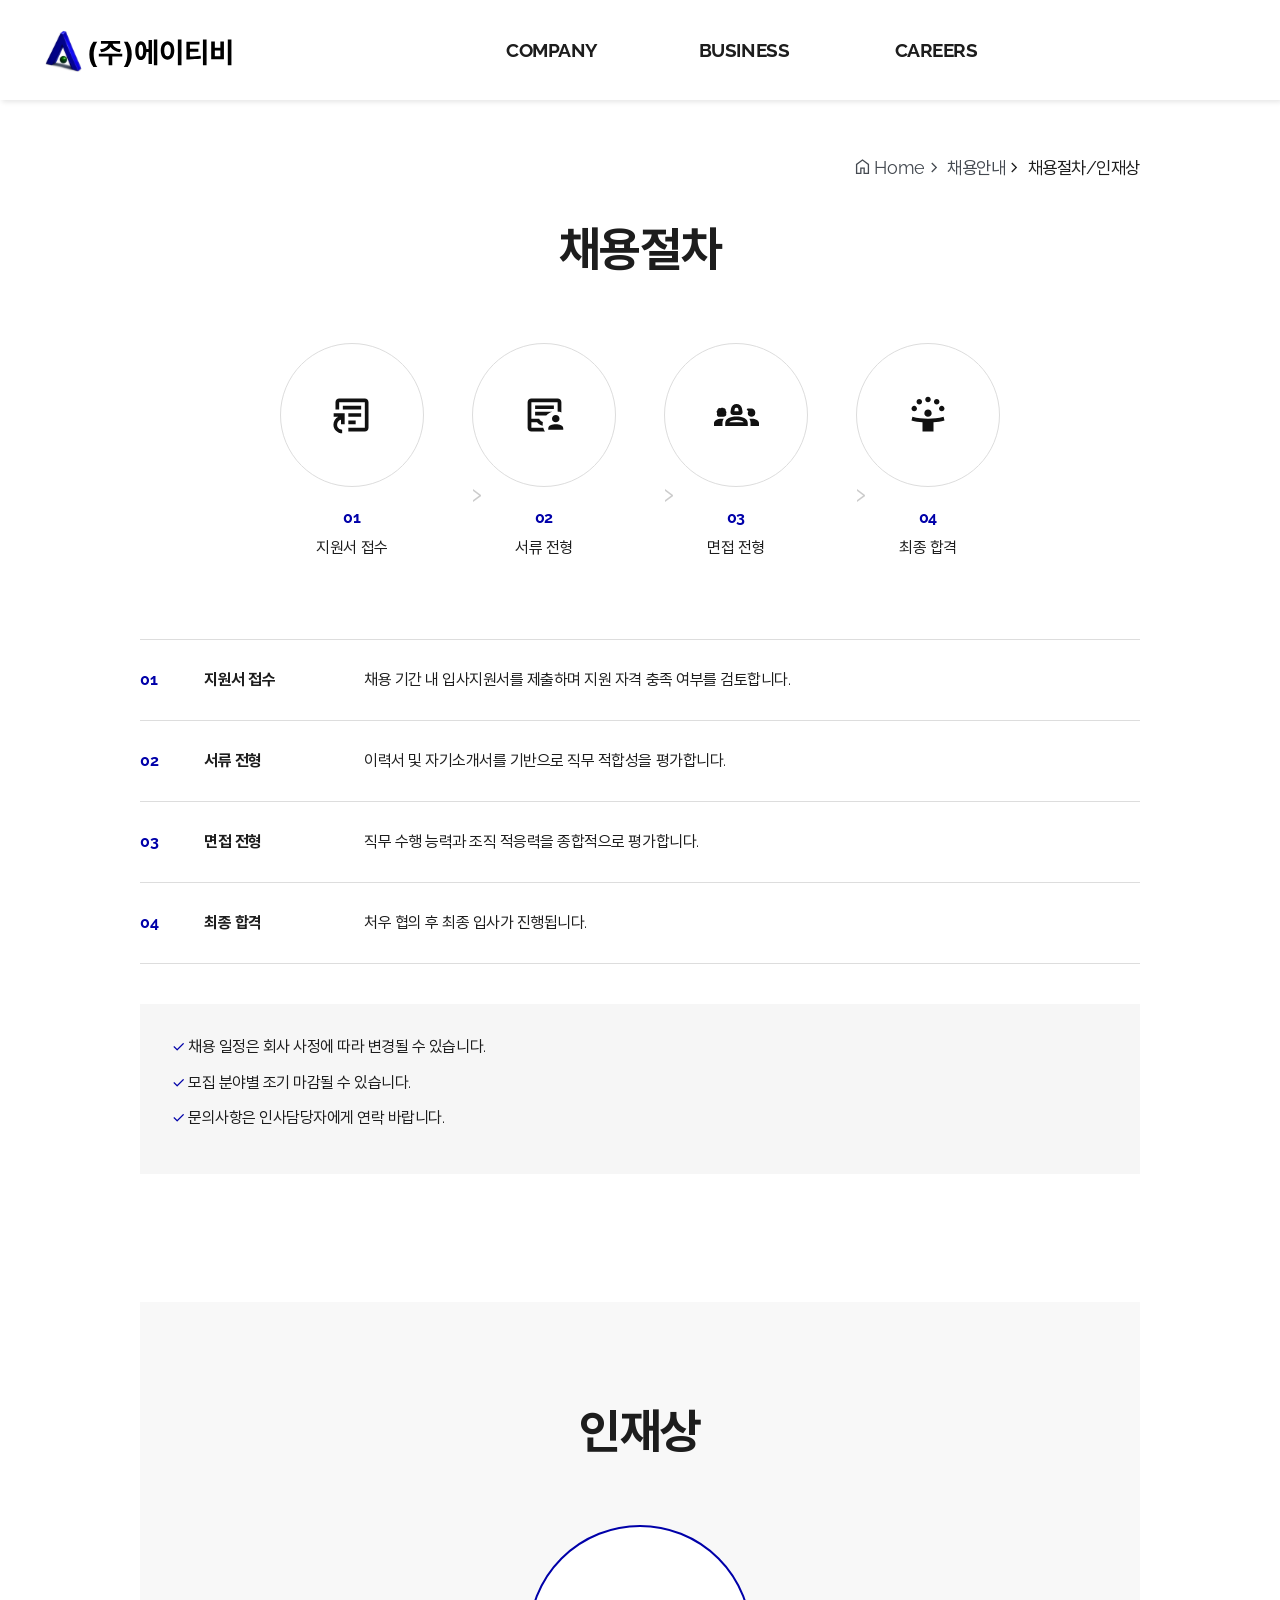
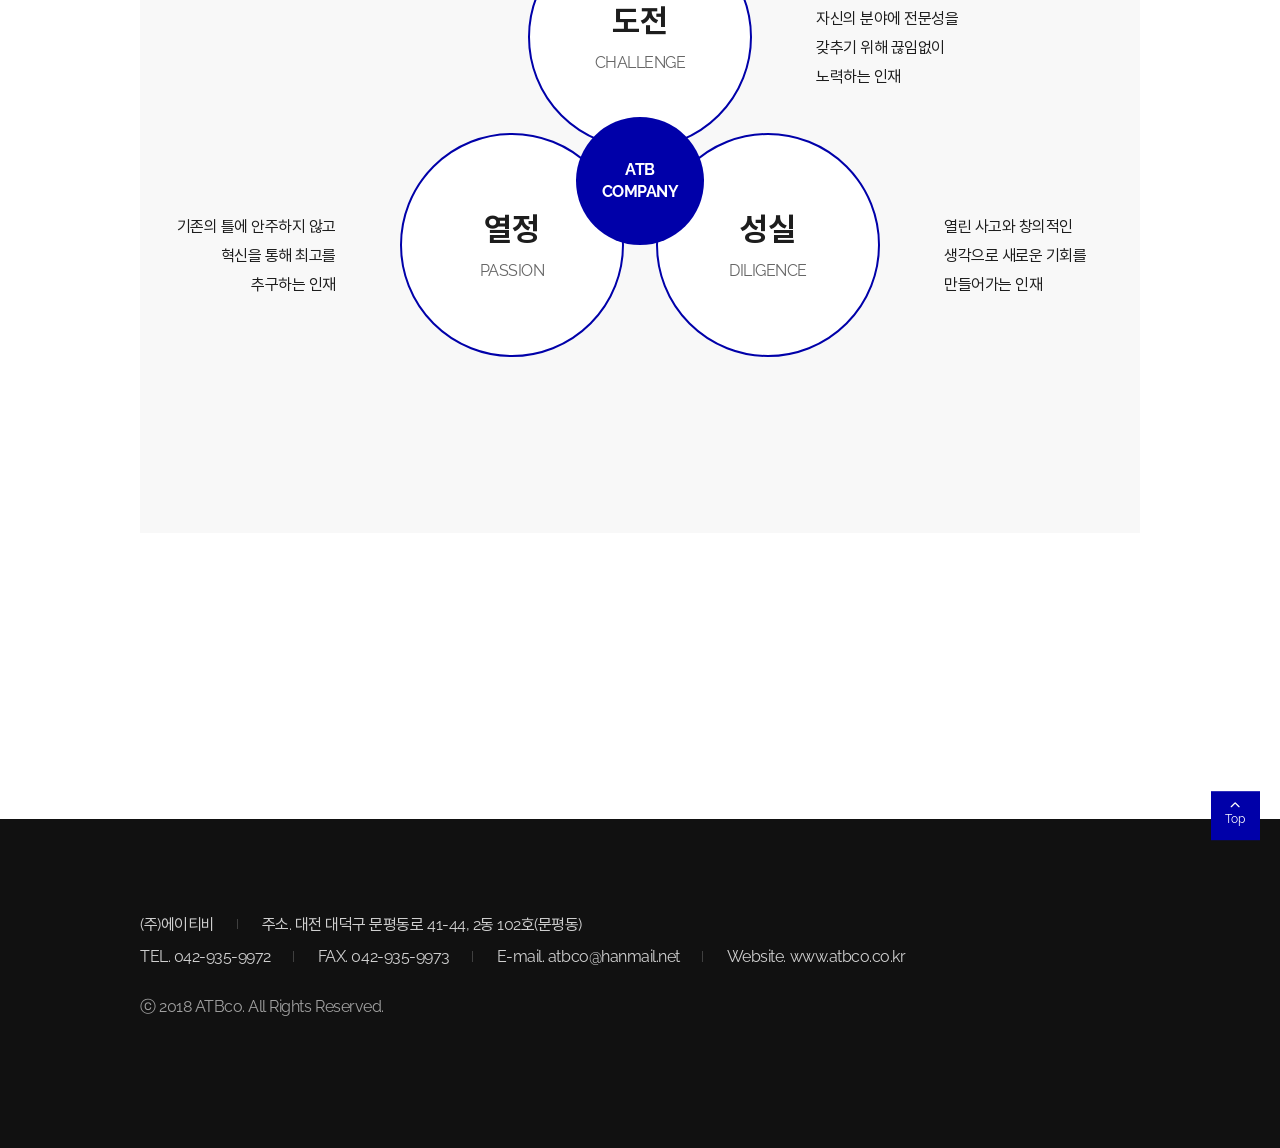
<file: contents/careers.html>
<!DOCTYPE html>
<html lang="ko">
<head>
    <meta charset="UTF-8">
    <meta name="viewport" content="width=device-width, initial-scale=1.0">

    <script src="../js/jquery-3.7.1.min.js"></script>
    <script src="../js/common.js"></script>
    <script src="../js/sub.js"></script>
    <script src="../js/contents.js"></script>
    <link rel="stylesheet" href="../css/sub.css">
    <link rel="shortcut icon" type="image/x-icon" href="../favicon.svg">
    <title>채용절차/인재상 > 채용안내 - 에이티비</title>
    <!-- 서브페이지의 타이틀에는 현재메뉴명 > 상위메뉴명 - 사이트명 -->
</head>
<body>
    <div class="skipnav">
        <a class="cnt" href="#skip_content">본문바로가기</a>
        <a class="menu" href="#skip_nav">주메뉴바로가기</a>
        <!-- 내부링크 href="#skip_nav" 라고 주면 id="skip_nav"로 되어있는 요소로 이동 (클릭했을때) -->
    </div>
    <div id="wrap">
        <header class="fixed">
            <h1 class="logo"><a href="../index.html">에이티비</a></h1>
            <nav class="gnb" id="skip_nav">
                <button class="gnb_open">메뉴열기</button>
                <div class="gnb_wrap">
                    <ul class="depth1">
                        <li>
                            <a href="info.html"><span>COMPANY</span></a>
                            <ul class="depth2">
                                <li><a href="info.html"><span>기업정보</span></a></li>
                                <li><a href="history.html"><span>회사연혁</span></a></li>
                                <li><a href="certif.html"><span>사업장현황</span></a></li>
                                <li><a href="map.html"><span>오시는 길</span></a></li>
                            </ul>
                        </li>
                        <li>
                            <a href="biz01.html"><span>BUSINESS</span></a>
                            <ul class="depth2">
                                <li><a href="biz01.html"><span>방산</span></a></li>
                                <li><a href="biz02.html"><span>이차전지 폐배터리 재활용</span></a></li>
                                <li><a href="biz03.html"><span>반도체 장비/공장 자동화</span></a></li>
                                <li><a href="biz04.html"><span>시험장치/치공구</span></a></li>
                                <li><a href="biz05.html"><span>기타보유기술</span></a></li>
                            </ul>
                        </li>
                        <li>
                            <a href="careers.html"><span>CAREERS</span></a>
                            <ul class="depth2">
                                <li><a href="careers.html"><span>채용안내</span></a></li>
                                <li><a href="recruit.html"><span>채용공고</span></a></li>
                            </ul>
                        </li>
                    </ul>
                </div>
                <button class="gnb_close">메뉴닫기</button>
            </nav>
            <div class="global">
                <div class="list">
                    <p>etc</p>
                </div>
            </div><!--global-->
        </header>
        <main class="container">
            <div class="contents simp" id="skip_content"><!--skip 에서 본문 바로가기 클릭하면 이동-->
                <div class="page_tit">
                    <div class="wrapper">
                        <nav class="breadcrumb">
                            <ol>
                                <li class="home"><a href="../index.html">Home</a></li>
                                <li><a href="info.html">채용안내</a></li>
                                <li class="curr"><a href="../index.html">채용절차/인재상</a></li>
                            </ol>
                        </nav>
                    </div><!--wrapper-->
                </div><!--sub_tit-->
                <!--각 페이지별 콘텐츠 시작, 절대 이름이 겹치면 안됨.-->
                <div class="sub_contents cnt_careers">
                    <div class="wrapper">

                        <!-- 채용절차 -->
                        <div class="career_process">

                            <div class="career_title">
                                <h3>채용절차</h3>
                            </div>

                            <ul class="career_step_wrap">

                                <li>
                                    <div class="career_step_icon">
                                        <img src="../images/contents/career_icon01.svg" alt="">
                                    </div>
                                    <span class="career_step_num">01</span>
                                    <strong>지원서 접수</strong>
                                </li>

                                <li>
                                    <div class="career_step_icon">
                                        <img src="../images/contents/career_icon02.svg" alt="">
                                    </div>
                                    <span class="career_step_num">02</span>
                                    <strong>서류 전형</strong>
                                </li>

                                <li>
                                    <div class="career_step_icon">
                                        <img src="../images/contents/career_icon03.svg" alt="">
                                    </div>
                                    <span class="career_step_num">03</span>
                                    <strong>면접 전형</strong>
                                </li>

                                <li>
                                    <div class="career_step_icon">
                                        <img src="../images/contents/career_icon04.svg" alt="">
                                    </div>
                                    <span class="career_step_num">04</span>
                                    <strong>최종 합격</strong>
                                </li>

                            </ul>

                            <div class="career_process_info">

                                <div class="career_process_row">
                                    <span>01</span>
                                    <strong>지원서 접수</strong>
                                    <p>
                                        채용 기간 내 입사지원서를 제출하며
                                        지원 자격 충족 여부를 검토합니다.
                                    </p>
                                </div>

                                <div class="career_process_row">
                                    <span>02</span>
                                    <strong>서류 전형</strong>
                                    <p>
                                        이력서 및 자기소개서를 기반으로
                                        직무 적합성을 평가합니다.
                                    </p>
                                </div>

                                <div class="career_process_row">
                                    <span>03</span>
                                    <strong>면접 전형</strong>
                                    <p>
                                        직무 수행 능력과 조직 적응력을
                                        종합적으로 평가합니다.
                                    </p>
                                </div>

                                <div class="career_process_row">
                                    <span>04</span>
                                    <strong>최종 합격</strong>
                                    <p>
                                        처우 협의 후 최종 입사가 진행됩니다.
                                    </p>
                                </div>

                            </div>

                            <div class="career_notice">
                                <ul>
                                    <li>채용 일정은 회사 사정에 따라 변경될 수 있습니다.</li>
                                    <li>모집 분야별 조기 마감될 수 있습니다.</li>
                                    <li>문의사항은 인사담당자에게 연락 바랍니다.</li>
                                </ul>
                            </div>

                        </div>

                        <!-- 인재상 -->
                        <div class="career_person">

                            <div class="career_title">
                                <h3>인재상</h3>
                            </div>

                            <div class="career_person_wrap">

                                <div class="career_person_item challenge">
                                    <div class="career_circle">
                                        <strong>도전</strong>
                                        <span>CHALLENGE</span>
                                    </div>

                                    <p>
                                        자신의 분야에 전문성을 갖추기 위해
                                        끊임없이 노력하는 인재
                                    </p>
                                </div>

                                <div class="career_person_item passion">
                                    <div class="career_circle">
                                        <strong>열정</strong>
                                        <span>PASSION</span>
                                    </div>

                                    <p>
                                        기존의 틀에 안주하지 않고 혁신을 통해 최고를 추구하는 인재
                                    </p>
                                </div>

                                <div class="career_person_item sincerity">
                                    <div class="career_circle">
                                        <strong>성실</strong>
                                        <span>DILIGENCE</span>
                                    </div>

                                    <p>
                                        열린 사고와 창의적인 생각으로
                                        새로운 기회를 만들어가는 인재
                                    </p>
                                </div>

                                <div class="career_center_circle">
                                    <span>ATB<br>COMPANY</span>
                                </div>

                            </div>

                        </div>

                    </div>
                </div>
                <!--각 페이지별 콘텐츠 종료-->
            </div>
        </main>
        <footer>
            <aside class="top"><button><span>Top</span></button></aside>
            <div class="wrapper">
                <div class="inner">
                    <div class="f_nav">
                        <div class="text">
                            <ul>
                                <li><p>(주)에이티비</p></li>
                                <li><p>주소. 대전 대덕구 문평동로 41-44, 2동 102호(문평동)</p></li>
                            </ul>
                        </div>
                        
                        <div class="number">
                            <ul>
                                <li><p>TEL. 042-935-9972</p></li>
                                <li><p>FAX. 042-935-9973</p></li>
                                <li><p>E-mail. atbco@hanmail.net</p></li>
                                <li><p>Website. www.atbco.co.kr</p></li>
                            </ul>
                        </div>
                    </div><!--f_nav-->
                    <div class="copyright">ⓒ 2018 ATBco. All Rights Reserved.</div>
                </div><!--inner-->
            </div><!--wrapper-->
        </footer>
    </div>
</body>
</html>
</file>
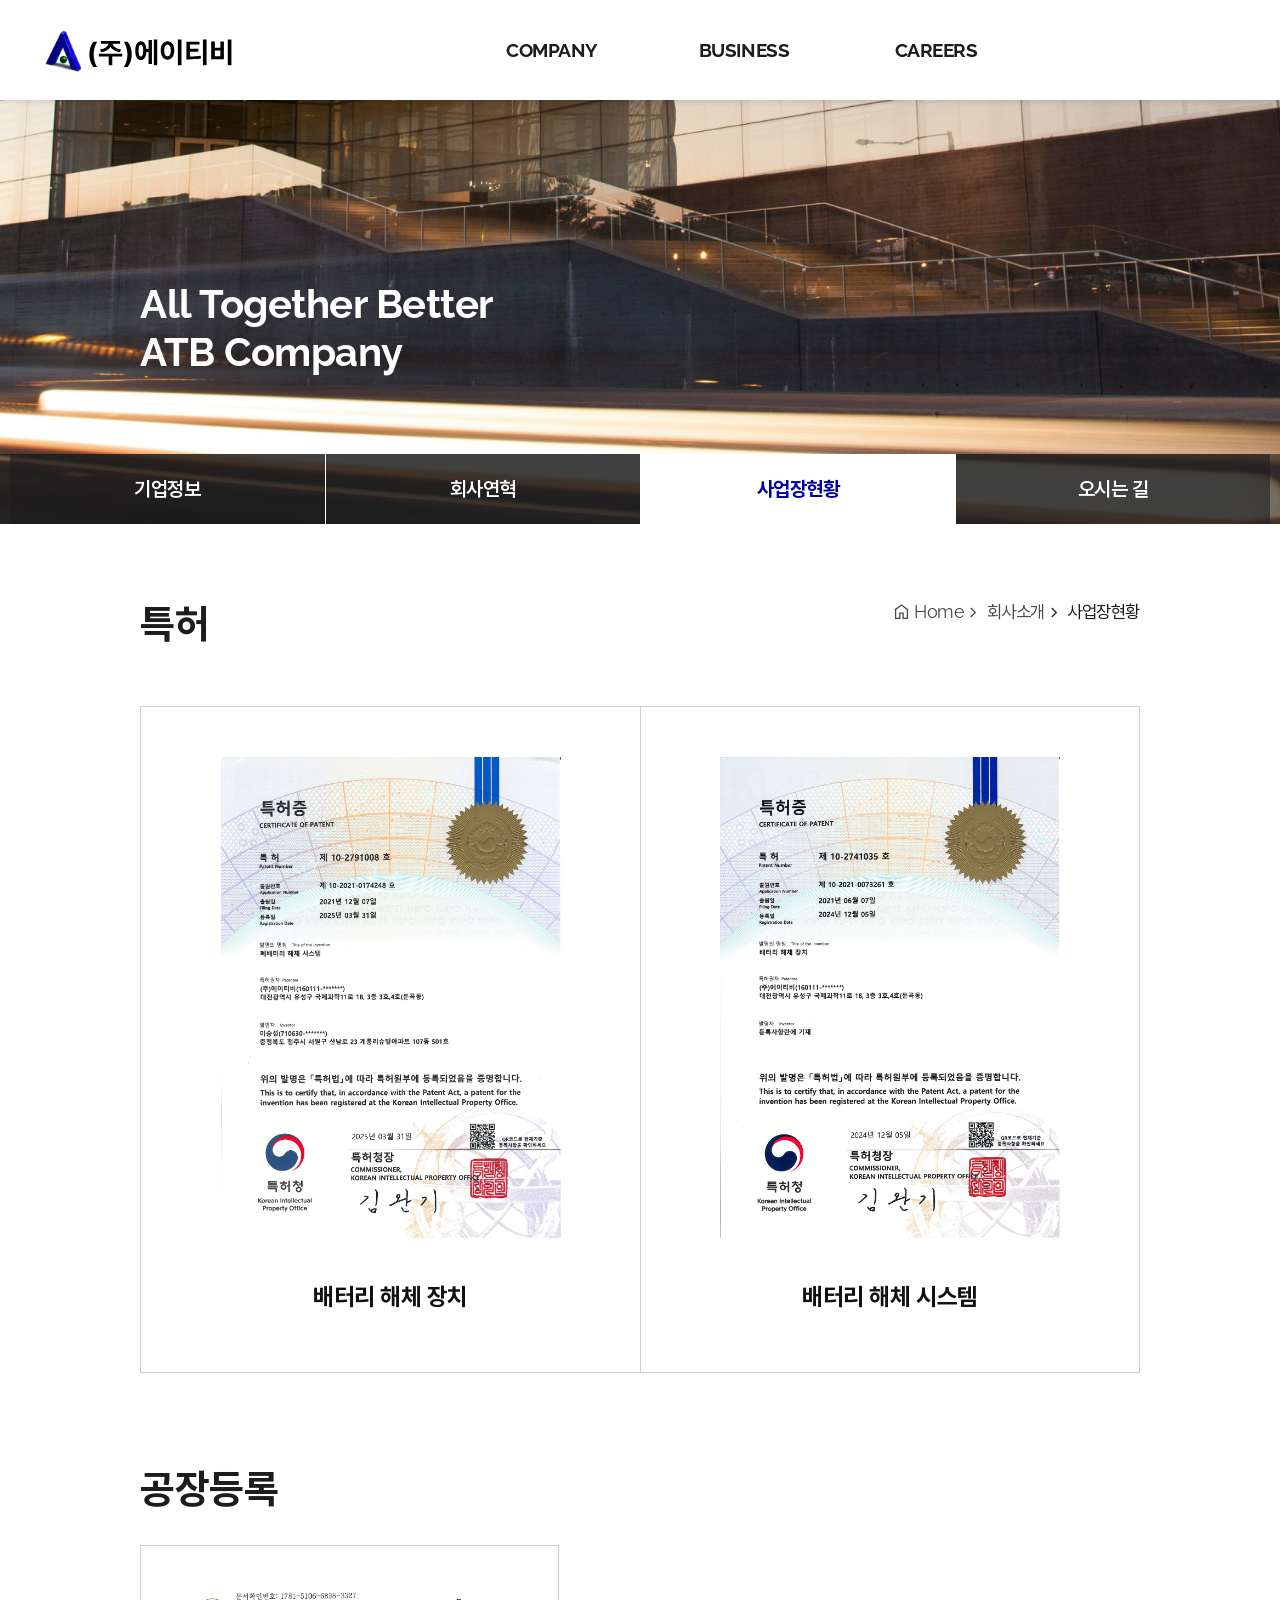
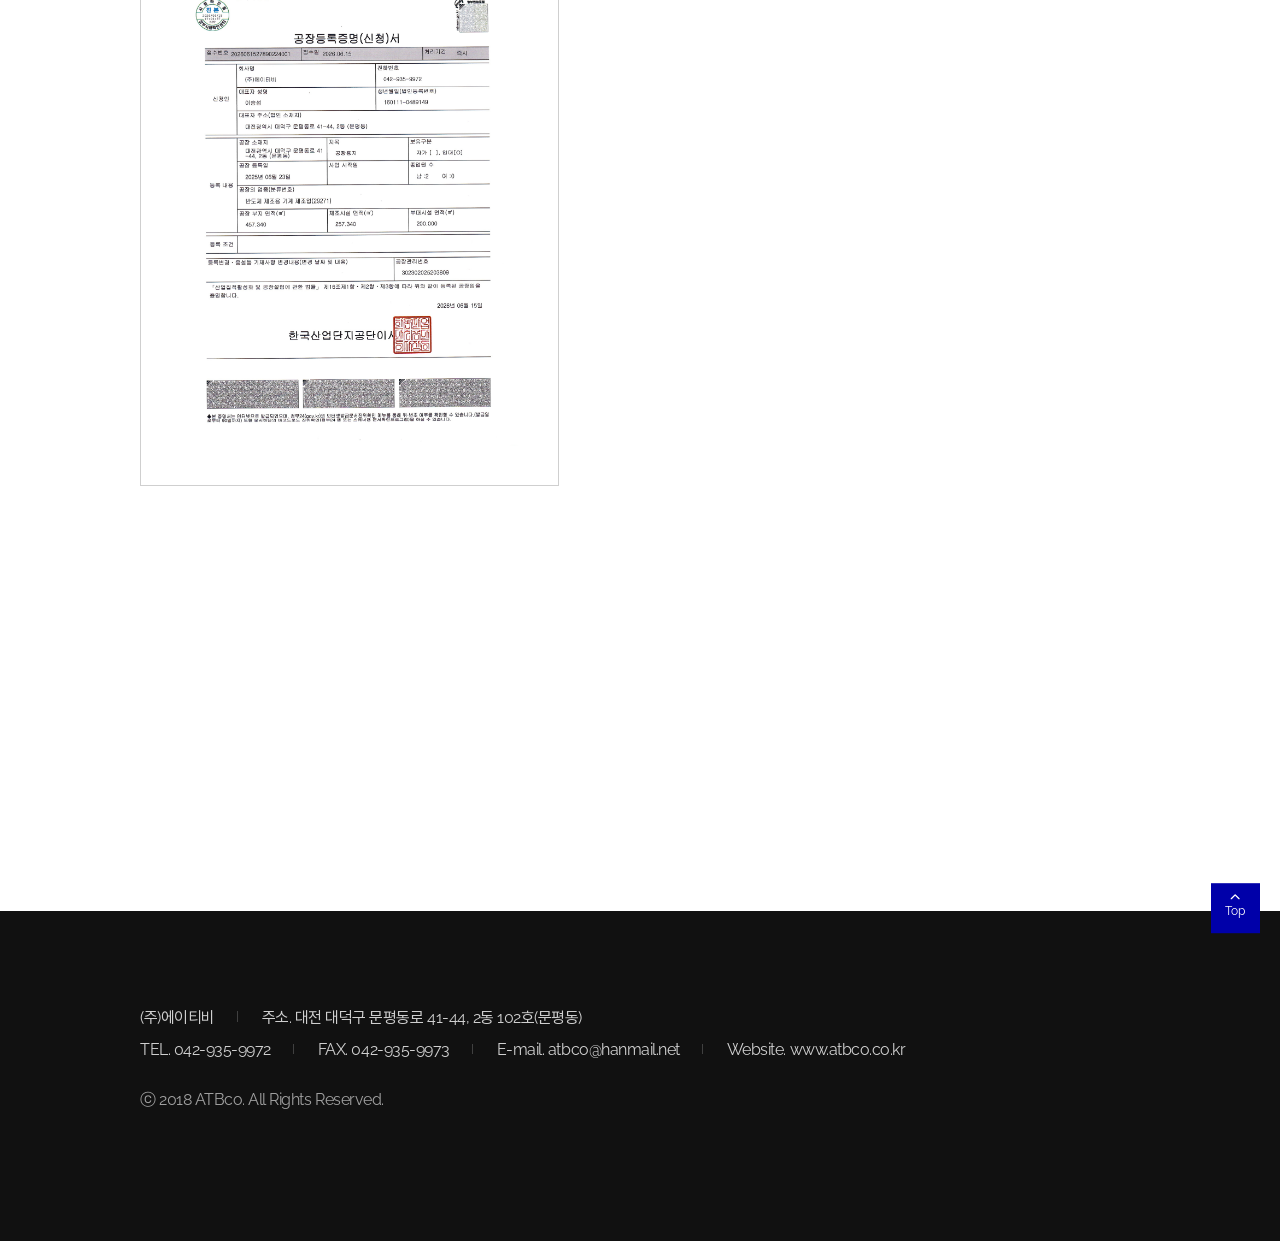
<file: contents/certif.html>
<!DOCTYPE html>
<html lang="ko">
<head>
    <meta charset="UTF-8">
    <meta name="viewport" content="width=device-width, initial-scale=1.0">

    <script src="../js/jquery-3.7.1.min.js"></script>
    <script src="../js/common.js"></script>
    <script src="../js/sub.js"></script>
    <script src="../js/contents.js"></script>
    <link rel="stylesheet" href="../css/sub.css">
    <link rel="shortcut icon" type="image/x-icon" href="../favicon.svg">
    <title>기업정보 > 회사소개 - 에이티비</title>
    <!-- 서브페이지의 타이틀에는 현재메뉴명 > 상위메뉴명 - 사이트명 -->
</head>
<body>
    <div class="skipnav">
        <a class="cnt" href="#skip_content">본문바로가기</a>
        <a class="menu" href="#skip_nav">주메뉴바로가기</a>
        <!-- 내부링크 href="#skip_nav" 라고 주면 id="skip_nav"로 되어있는 요소로 이동 (클릭했을때) -->
    </div>
    <div id="wrap">
        <header class="fixed">
            <h1 class="logo"><a href="../index.html">에이티비</a></h1>
            <nav class="gnb" id="skip_nav">
                <button class="gnb_open">메뉴열기</button>
                <div class="gnb_wrap">
                    <ul class="depth1">
                        <li>
                            <a href="info.html"><span>COMPANY</span></a>
                            <ul class="depth2">
                                <li><a href="info.html"><span>기업정보</span></a></li>
                                <li><a href="history.html"><span>회사연혁</span></a></li>
                                <li><a href="certif.html"><span>사업장현황</span></a></li>
                                <li><a href="map.html"><span>오시는 길</span></a></li>
                            </ul>
                        </li>
                        <li>
                            <a href="biz01.html"><span>BUSINESS</span></a>
                            <ul class="depth2">
                                <li><a href="biz01.html"><span>방산</span></a></li>
                                <li><a href="biz02.html"><span>이차전지 폐배터리 재활용</span></a></li>
                                <li><a href="biz03.html"><span>반도체 장비/공장 자동화</span></a></li>
                                <li><a href="biz04.html"><span>시험장치/치공구</span></a></li>
                                <li><a href="biz05.html"><span>기타보유기술</span></a></li>
                            </ul>
                        </li>
                        <li>
                            <a href="careers.html"><span>CAREERS</span></a>
                            <ul class="depth2">
                                <li><a href="careers.html"><span>채용안내</span></a></li>
                                <li><a href="recruit.html"><span>채용공고</span></a></li>
                            </ul>
                        </li>
                    </ul>
                </div>
                <button class="gnb_close">메뉴닫기</button>
            </nav>
            <div class="global">
                <div class="list">
                    <p>etc</p>
                </div>
            </div><!--global-->
        </header>
        <main class="container">
            <div class="sub_visual bg1">
                <!-- 1차메뉴 마다 배경이미지가 다름 bg1 bg2 bg3 -->
                <div class="sub_txt">
                    <div class="wrapper">
                        <!--1차메뉴명 & 설명-->
                        <strong>회사소개</strong>
                        <span>All Together Better<br>ATB Company</span>
                    </div>
                </div><!--sub_txt-->
                <nav class="snb"><!--sub navigation bar: 하위메뉴-->
                    <ul>
                        <!-- 현재선택된 메뉴 : active -->
                        <li><a href="info.html"><span>기업정보</span></a></li>
                        <li><a href="history.html"><span>회사연혁</span></a></li>
                        <li class="active"><a href="certif.html"><span>사업장현황</span></a></li>
                        <li><a href="map.html"><span>오시는 길</span></a></li>
                    </ul>
                </nav>
            </div><!--sub_visual-->
            <div class="contents" id="skip_content"><!--skip 에서 본문 바로가기 클릭하면 이동-->
                <div class="page_tit">
                    <div class="wrapper">
                        <h1>특허</h1>
                        <nav class="breadcrumb">
                            <ol>
                                <li class="home"><a href="../index.html">Home</a></li>
                                <li><a href="info.html">회사소개</a></li>
                                <li class="curr"><a href="../index.html">사업장현황</a></li>
                            </ol>
                        </nav>
                    </div><!--wrapper-->
                </div><!--sub_tit-->
                <!--각 페이지별 콘텐츠 시작, 절대 이름이 겹치면 안됨.-->
                <div class="sub_contents cnt_certif">
                    <div class="wrapper">
                        <div class="certif_wrap">
                            <div class="certif_item">
                                <div class="photo">
                                    <a href="../images/contents/pat01.jpg" target="_blank">
                                        <img src="../images/contents/pat01.jpg" alt="배터리 해체 장치 특허증">
                                    </a>
                                </div>
                                <p>배터리 해체 장치</p>
                            </div>
                            <div class="certif_item">
                                <div class="photo">
                                    <a href="../images/contents/pat02.jpg" target="_blank">
                                        <img src="../images/contents/pat02.jpg" alt="배터리 해체 시스템 특허증">
                                    </a>
                                </div>
                                <p>배터리 해체 시스템</p>
                            </div>
                        </div>
                        <div class="factory_wrap">
                            <h1>공장등록</h1>
                            <div class="photo">
                                <img src="../images/contents/fac01.jpg" alt="공장등록증명">
                            </div>
                        </div>
                    </div>
                </div>
            </div>
        </main>
        <footer>
            <aside class="top"><button><span>Top</span></button></aside>
            <div class="wrapper">
                <div class="inner">
                    <div class="f_nav">
                        <div class="text">
                            <ul>
                                <li><p>(주)에이티비</p></li>
                                <li><p>주소. 대전 대덕구 문평동로 41-44, 2동 102호(문평동)</p></li>
                            </ul>
                        </div>
                        
                        <div class="number">
                            <ul>
                                <li><p>TEL. 042-935-9972</p></li>
                                <li><p>FAX. 042-935-9973</p></li>
                                <li><p>E-mail. atbco@hanmail.net</p></li>
                                <li><p>Website. www.atbco.co.kr</p></li>
                            </ul>
                        </div>
                    </div><!--f_nav-->
                    <div class="copyright">ⓒ 2018 ATBco. All Rights Reserved.</div>
                </div><!--inner-->
            </div><!--wrapper-->
        </footer>
    </div>
</body>
</html>
</file>
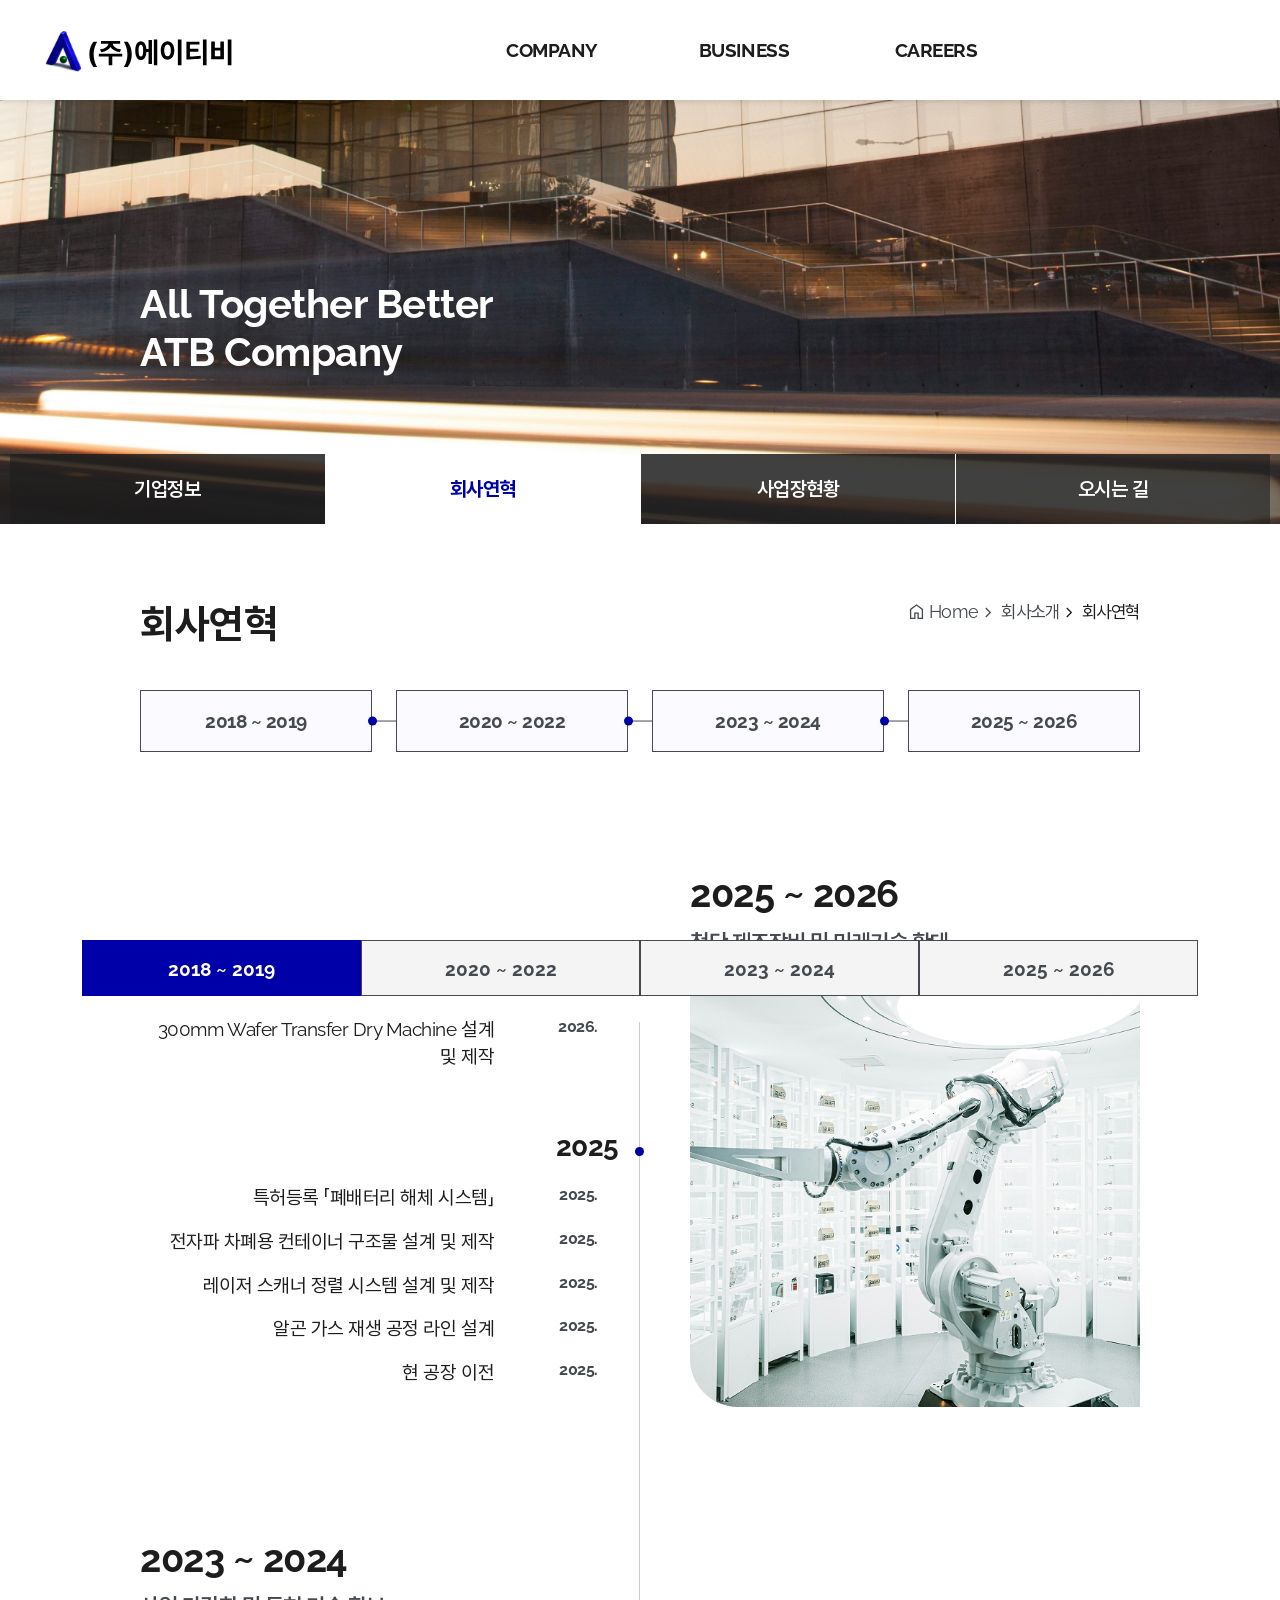
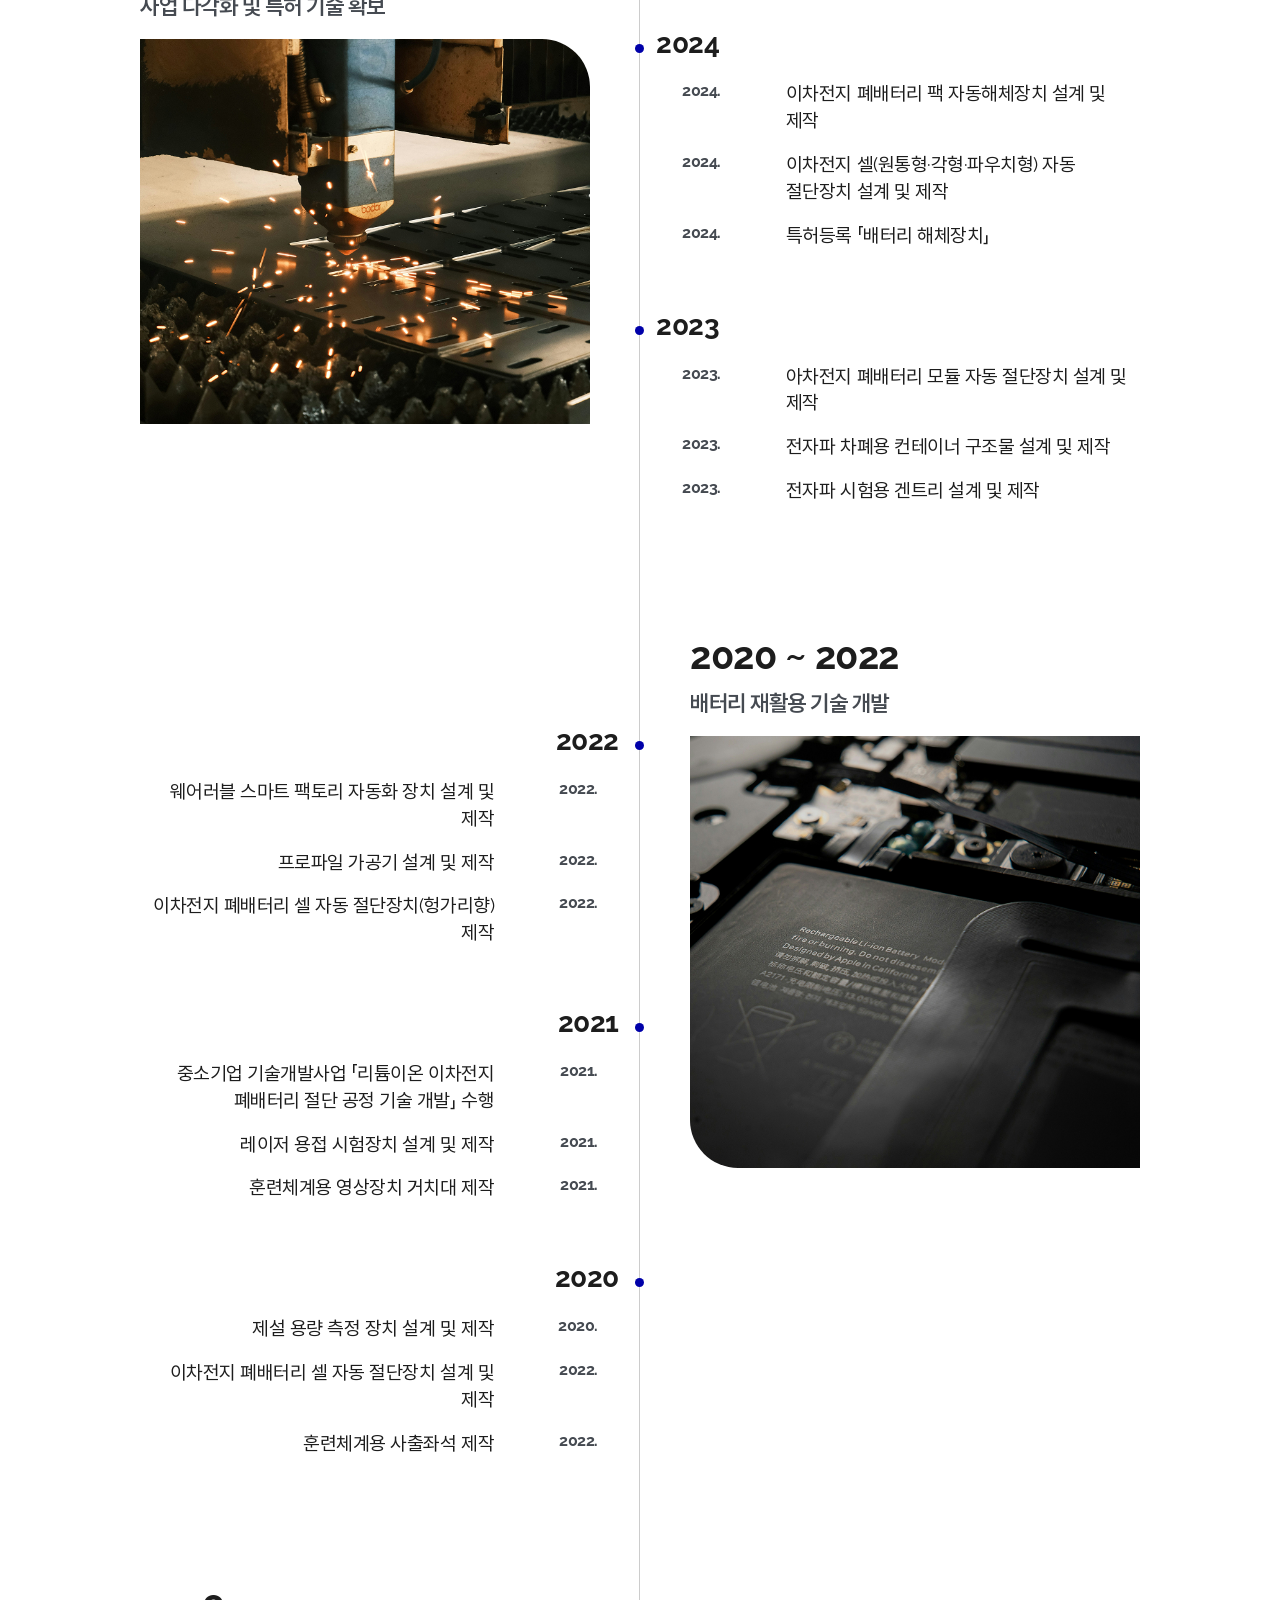
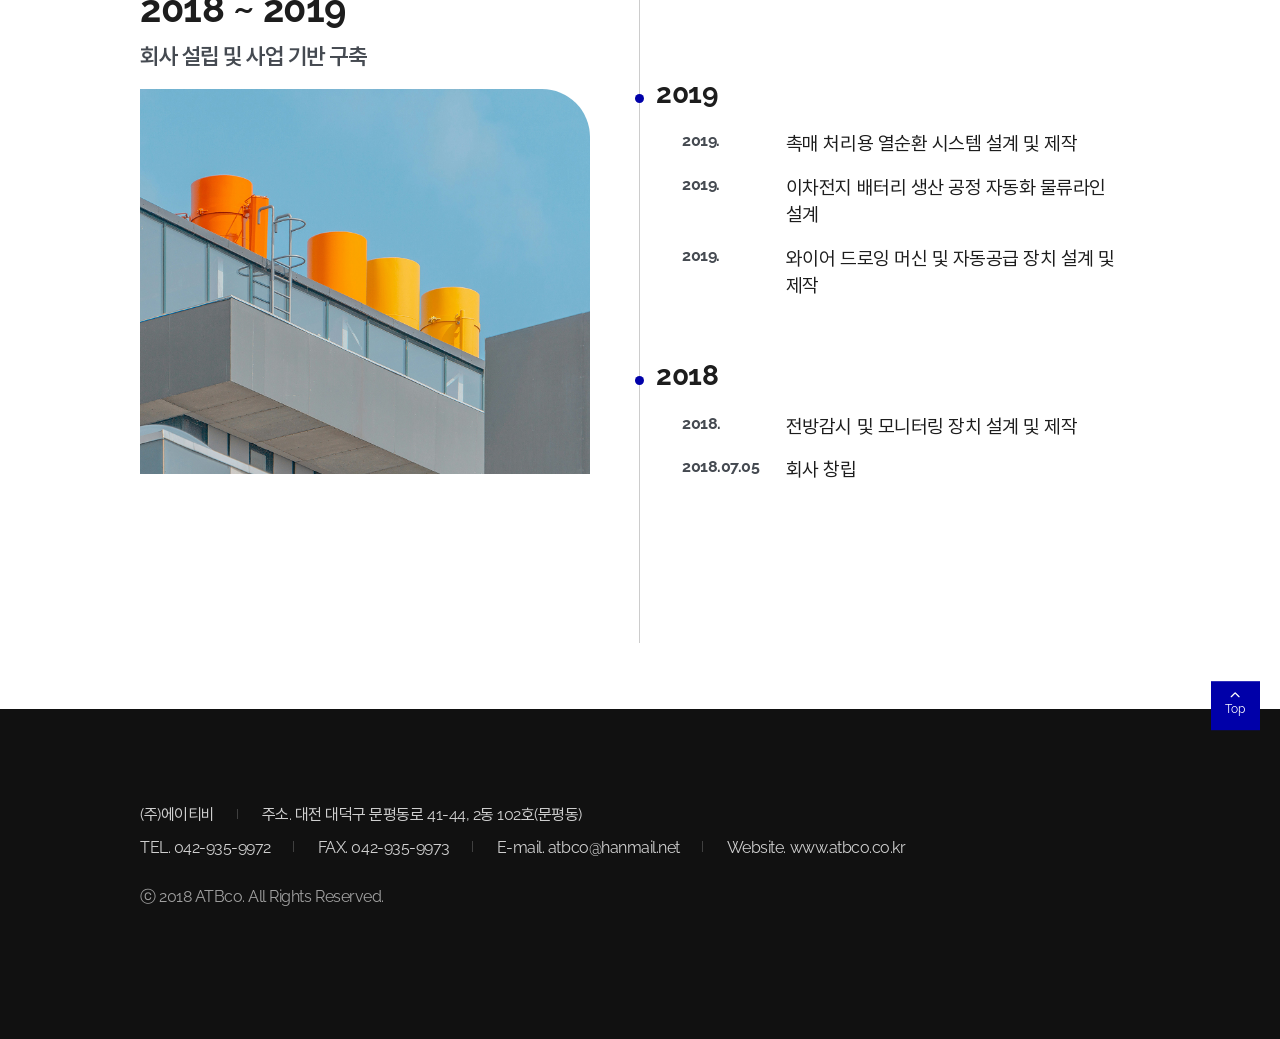
<file: contents/history.html>
<!DOCTYPE html>
<html lang="ko">
<head>
    <meta charset="UTF-8">
    <meta name="viewport" content="width=device-width, initial-scale=1.0">

    <script src="../js/jquery-3.7.1.min.js"></script>
    <script src="../js/common.js"></script>
    <script src="../js/sub.js"></script>
    <script src="../js/contents.js"></script>
    <link rel="stylesheet" href="../css/sub.css">
    <link rel="shortcut icon" type="image/x-icon" href="../favicon.svg">
    <title>회사연혁 > 회사소개 - 에이티비</title>
    <!-- 서브페이지의 타이틀에는 현재메뉴명 > 상위메뉴명 - 사이트명 -->
</head>
<body>
    <div class="skipnav">
        <a class="cnt" href="#skip_content">본문바로가기</a>
        <a class="menu" href="#skip_nav">주메뉴바로가기</a>
        <!-- 내부링크 href="#skip_nav" 라고 주면 id="skip_nav"로 되어있는 요소로 이동 (클릭했을때) -->
    </div>
    <div id="wrap">
        <header class="fixed">
            <h1 class="logo"><a href="../index.html">에이티비</a></h1>
            <nav class="gnb" id="skip_nav">
                <button class="gnb_open">메뉴열기</button>
                <div class="gnb_wrap">
                    <ul class="depth1">
                        <li>
                            <a href="info.html"><span>COMPANY</span></a>
                            <ul class="depth2">
                                <li><a href="info.html"><span>기업정보</span></a></li>
                                <li><a href="history.html"><span>회사연혁</span></a></li>
                                <li><a href="certif.html"><span>사업장현황</span></a></li>
                                <li><a href="map.html"><span>오시는 길</span></a></li>
                            </ul>
                        </li>
                        <li>
                            <a href="biz01.html"><span>BUSINESS</span></a>
                            <ul class="depth2">
                                <li><a href="biz01.html"><span>방산</span></a></li>
                                <li><a href="biz02.html"><span>이차전지 폐배터리 재활용</span></a></li>
                                <li><a href="biz03.html"><span>반도체 장비/공장 자동화</span></a></li>
                                <li><a href="biz04.html"><span>시험장치/치공구</span></a></li>
                                <li><a href="biz05.html"><span>기타보유기술</span></a></li>
                            </ul>
                        </li>
                        <li>
                            <a href="careers.html"><span>CAREERS</span></a>
                            <ul class="depth2">
                                <li><a href="careers.html"><span>채용안내</span></a></li>
                                <li><a href="recruit.html"><span>채용공고</span></a></li>
                            </ul>
                        </li>
                    </ul>
                </div>
                <button class="gnb_close">메뉴닫기</button>
            </nav>
            <div class="global">
                <div class="list">
                    <p>etc</p>
                </div>
            </div><!--global-->
        </header>
        <main class="container">
            <div class="sub_visual bg1">
                <!-- 1차메뉴 마다 배경이미지가 다름 bg1 bg2 bg3 -->
                <div class="sub_txt">
                    <div class="wrapper">
                        <!--1차메뉴명 & 설명-->
                        <strong>회사소개</strong>
                        <span>All Together Better<br>ATB Company</span>
                    </div>
                </div><!--sub_txt-->
                <nav class="snb"><!--sub navigation bar: 하위메뉴-->
                    <ul>
                        <!-- 현재선택된 메뉴 : active -->
                        <li><a href="info.html"><span>기업정보</span></a></li>
                        <li class="active"><a href="history.html"><span>회사연혁</span></a></li>
                        <li><a href="certif.html"><span>사업장현황</span></a></li>
                        <li><a href="map.html"><span>오시는 길</span></a></li>
                    </ul>
                </nav>
            </div><!--sub_visual-->
            <div class="contents" id="skip_content"><!--skip 에서 본문 바로가기 클릭하면 이동-->
                <div class="page_tit">
                    <div class="wrapper">
                        <h1>회사연혁</h1>
                        <nav class="breadcrumb">
                            <ol>
                                <li class="home"><a href="../index.html">Home</a></li>
                                <li><a href="info.html">회사소개</a></li>
                                <li class="curr"><a href="../index.html">회사연혁</a></li>
                            </ol>
                        </nav>
                    </div><!--wrapper-->
                </div><!--sub_tit-->

                <!--각 페이지별 콘텐츠 시작, 절대 이름이 겹치면 안됨.-->
                <div class="sub_contents cnt_history">
                    <div class="wrapper">
                        <div class="history_tab_top">
                            <ul>
                                <li><a href="#history_1819">2018 ~ 2019</a></li>
                                <li><a href="#history_2022">2020 ~ 2022</a></li>
                                <li><a href="#history_2324">2023 ~ 2024</a></li>
                                <li><a href="#history_2526">2025 ~ 2026</a></li>
                            </ul>
                        </div>

                        <div class="history_tab">
                            <ul>
                                <li class="active" data-anchor="history_1819"><button title="선택됨">2018 ~ 2019</button></li>
                                <li data-anchor="history_2022"><button>2020 ~ 2022</button></li>
                                <li data-anchor="history_2324"><button>2023 ~ 2024</button></li>
                                <li data-anchor="history_2526"><button>2025 ~ 2026</button></li>
                            </ul>
                        </div>
                        <div class="history_wrap"><!--작대기 그리려고 전체를 한 번 묶어줌.-->
                            <div class="year_wrap photo_right" id="history_2526">
                                <div class="his_tit">
                                    <h2>2025 ~ 2026</h2>
                                    <p>첨단 제조장비 및 미래기술 확대</p>
                                    <div class="photo"><img src="../images/contents/history_img04.jpg" alt="연혁 사진"></div>
                                </div>

                                <div class="his_cont">
                                    <div class="his_row">
                                        <h3>2026</h3>
                                        <ul>
                                            <li><strong>2026.</strong><span>300mm Wafer Transfer Dry Machine 설계 및 제작</span></li>
                                        </ul>
                                    </div>

                                    <div class="his_row">
                                        <h3>2025</h3>
                                        <ul>
                                            <li><strong>2025.</strong><span>특허등록 「폐배터리 해체 시스템」</span></li>
                                            <li><strong>2025.</strong><span>전자파 차폐용 컨테이너 구조물 설계 및 제작</span></li>
                                            <li><strong>2025.</strong><span>레이저 스캐너 정렬 시스템 설계 및 제작</span></li>
                                            <li><strong>2025.</strong><span>알곤 가스 재생 공정 라인 설계</span></li>
                                            <li><strong>2025.</strong><span>현 공장 이전</span></li>
                                        </ul>
                                    </div>
                                </div>
                            </div>
                            <div class="year_wrap photo_left" id="history_2324">
                                <div class="his_tit">
                                    <h2>2023 ~ 2024</h2>
                                    <p>사업 다각화 및 특허 기술 확보</p>
                                    <div class="photo"><img src="../images/contents/history_img03.jpg" alt="연혁 사진"></div>
                                </div>

                                <div class="his_cont">
                                    <div class="his_row">
                                        <h3>2024</h3>
                                        <ul>
                                            <li><strong>2024.</strong><span>이차전지 폐배터리 팩 자동해체장치 설계 및 제작</span></li>
                                            <li><strong>2024.</strong><span>이차전지 셀(원통형·각형·파우치형) 자동 절단장치 설계 및 제작</span></li>
                                            <li><strong>2024.</strong><span>특허등록 「배터리 해체장치」</span></li>
                                        </ul>
                                    </div>

                                    <div class="his_row">
                                        <h3>2023</h3>
                                        <ul>
                                            <li><strong>2023.</strong><span>아차전지 폐배터리 모듈 자동 절단장치 설계 및 제작</span></li>
                                            <li><strong>2023.</strong><span>전자파 차폐용 컨테이너 구조물 설계 및 제작</span></li>
                                            <li><strong>2023.</strong><span>전자파 시험용 겐트리 설계 및 제작</span></li>
                                        </ul>
                                    </div>
                                </div>
                            </div>
                            <div class="year_wrap photo_right" id="history_2022">
                                <div class="his_tit">
                                    <h2>2020 ~ 2022</h2>
                                    <p>배터리 재활용 기술 개발</p>
                                    <div class="photo"><img src="../images/contents/history_img02.jpg" alt="연혁 사진"></div>
                                </div>

                                <div class="his_cont">
                                    <div class="his_row">
                                        <h3>2022</h3>
                                        <ul>
                                            <li><strong>2022.</strong><span>웨어러블 스마트 팩토리 자동화 장치 설계 및 제작</span></li>
                                            <li><strong>2022.</strong><span>프로파일 가공기 설계 및 제작</span></li>
                                            <li><strong>2022.</strong><span>이차전지 폐배터리 셀 자동 절단장치(헝가리향) 제작</span></li>
                                        </ul>
                                    </div>

                                    <div class="his_row">
                                        <h3>2021</h3>
                                        <ul>
                                            <li><strong>2021.</strong><span>중소기업 기술개발사업 「리튬이온 이차전지 폐배터리 절단 공정 기술 개발」 수행</span></li>
                                            <li><strong>2021.</strong><span>레이저 용접 시험장치 설계 및 제작</span></li>
                                            <li><strong>2021.</strong><span>훈련체계용 영상장치 거치대 제작</span></li>
                                        </ul>
                                    </div>

                                    <div class="his_row">
                                        <h3>2020</h3>
                                        <ul>
                                            <li><strong>2020.</strong><span>제설 용량 측정 장치 설계 및 제작</span></li>
                                            <li><strong>2022.</strong><span>이차전지 폐배터리 셀 자동 절단장치 설계 및 제작</span></li>
                                            <li><strong>2022.</strong><span>훈련체계용 사출좌석 제작</span></li>
                                        </ul>
                                    </div>
                                </div>
                            </div>
                            <div class="year_wrap photo_left" id="history_1819">
                                <div class="his_tit">
                                    <h2>2018 ~ 2019</h2>
                                    <p>회사 설립 및 사업 기반 구축</p>
                                    <div class="photo"><img src="../images/contents/history_img01.jpg" alt="연혁 사진"></div>
                                </div>

                                <div class="his_cont">
                                    <div class="his_row">
                                        <h3>2019</h3>
                                        <ul>
                                            <li><strong>2019.</strong><span>촉매 처리용 열순환 시스템 설계 및 제작</span></li>
                                            <li><strong>2019.</strong><span>이차전지 배터리 생산 공정 자동화 물류라인 설계</span></li>
                                            <li><strong>2019.</strong><span>와이어 드로잉 머신 및 자동공급 장치 설계 및 제작</span></li>
                                        </ul>
                                    </div>

                                    <div class="his_row">
                                        <h3>2018</h3>
                                        <ul>
                                            <li><strong>2018.</strong><span>전방감시 및 모니터링 장치 설계 및 제작</span></li>
                                            <li><strong>2018.07.05</strong><span>회사 창립</span></li>
                                        </ul>
                                    </div>
                                </div>
                            </div>
                        </div><!--history_wrap-->
                    </div><!--wrapper-->
                </div><!--sub_contents-->
                <!--각 페이지별 콘텐츠 종료-->
            </div>
        </main>
        <footer>
            <aside class="top"><button><span>Top</span></button></aside>
            <div class="wrapper">
                <div class="inner">
                    <div class="f_nav">
                        <div class="text">
                            <ul>
                                <li><p>(주)에이티비</p></li>
                                <li><p>주소. 대전 대덕구 문평동로 41-44, 2동 102호(문평동)</p></li>
                            </ul>
                        </div>
                        
                        <div class="number">
                            <ul>
                                <li><p>TEL. 042-935-9972</p></li>
                                <li><p>FAX. 042-935-9973</p></li>
                                <li><p>E-mail. atbco@hanmail.net</p></li>
                                <li><p>Website. www.atbco.co.kr</p></li>
                            </ul>
                        </div>
                    </div><!--f_nav-->
                    <div class="copyright">ⓒ 2018 ATBco. All Rights Reserved.</div>
                </div><!--inner-->
            </div><!--wrapper-->
        </footer>
    </div>
</body>
</html>
</file>
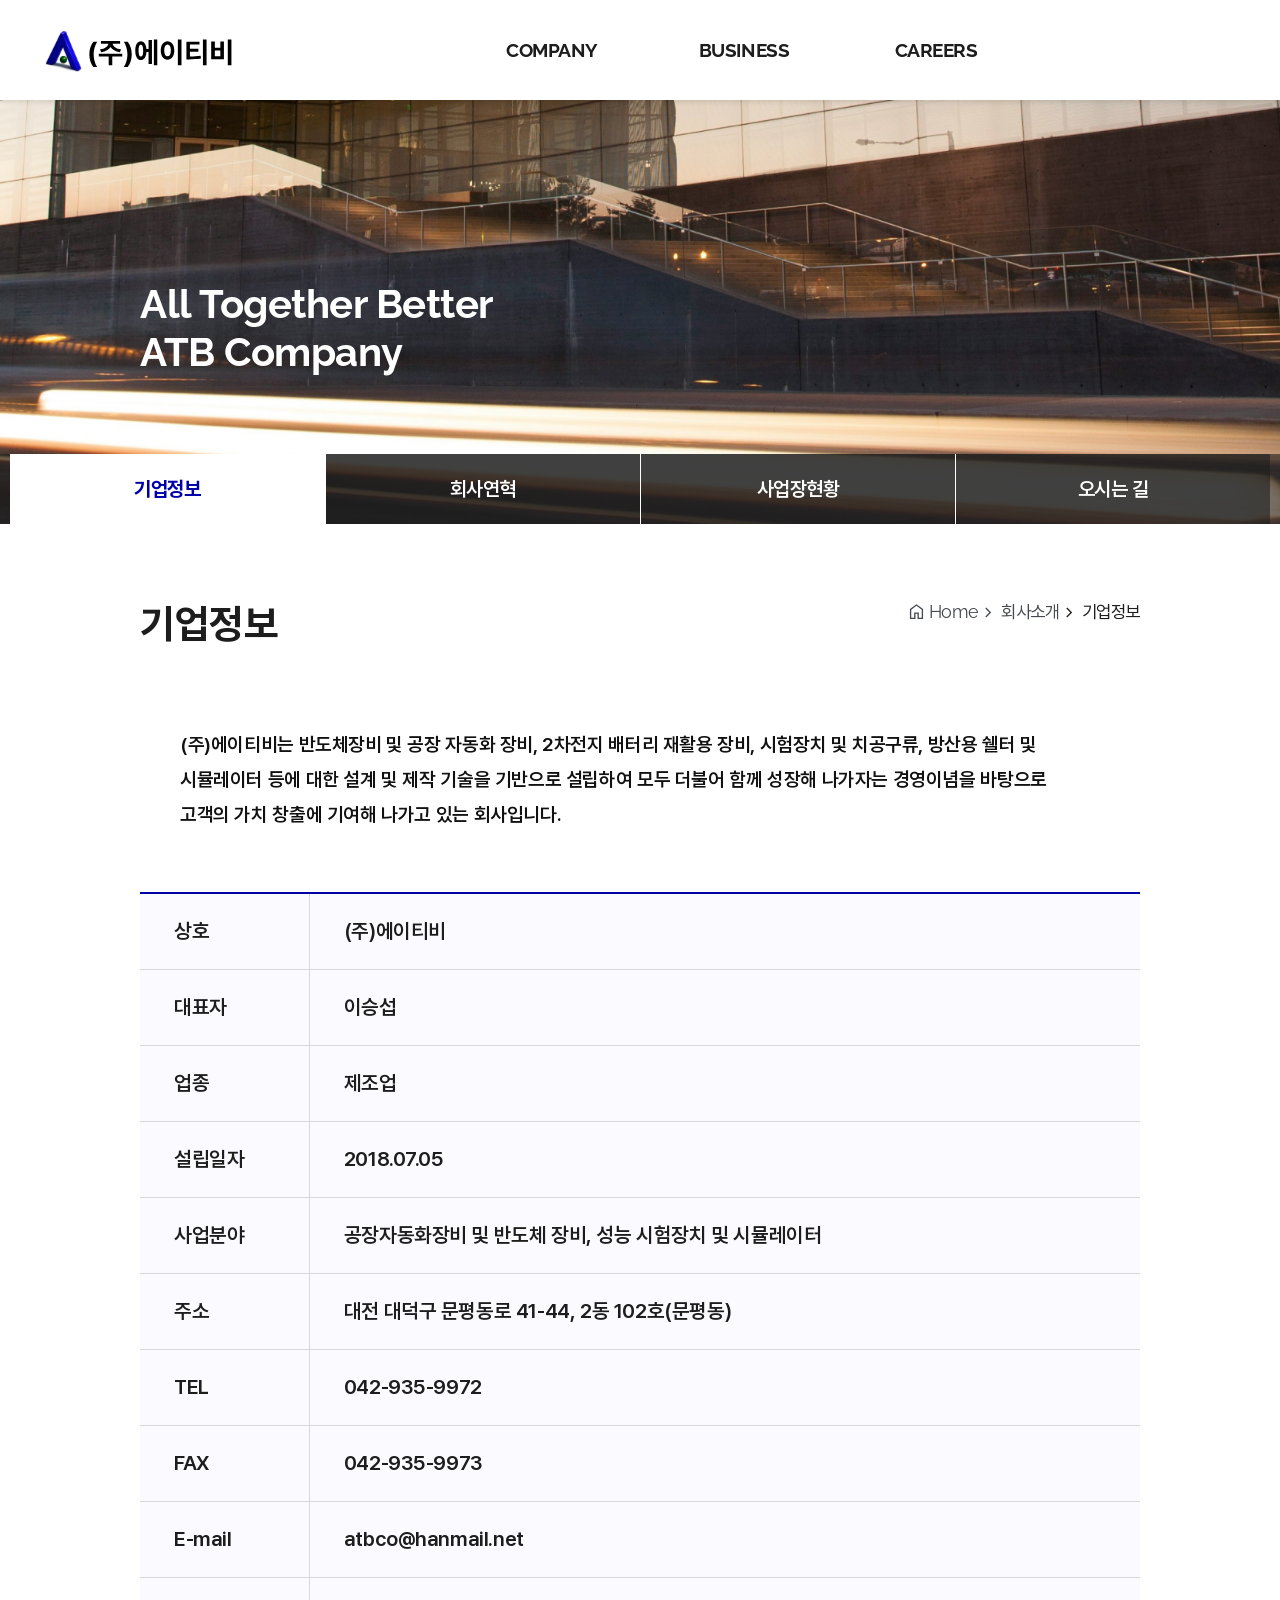
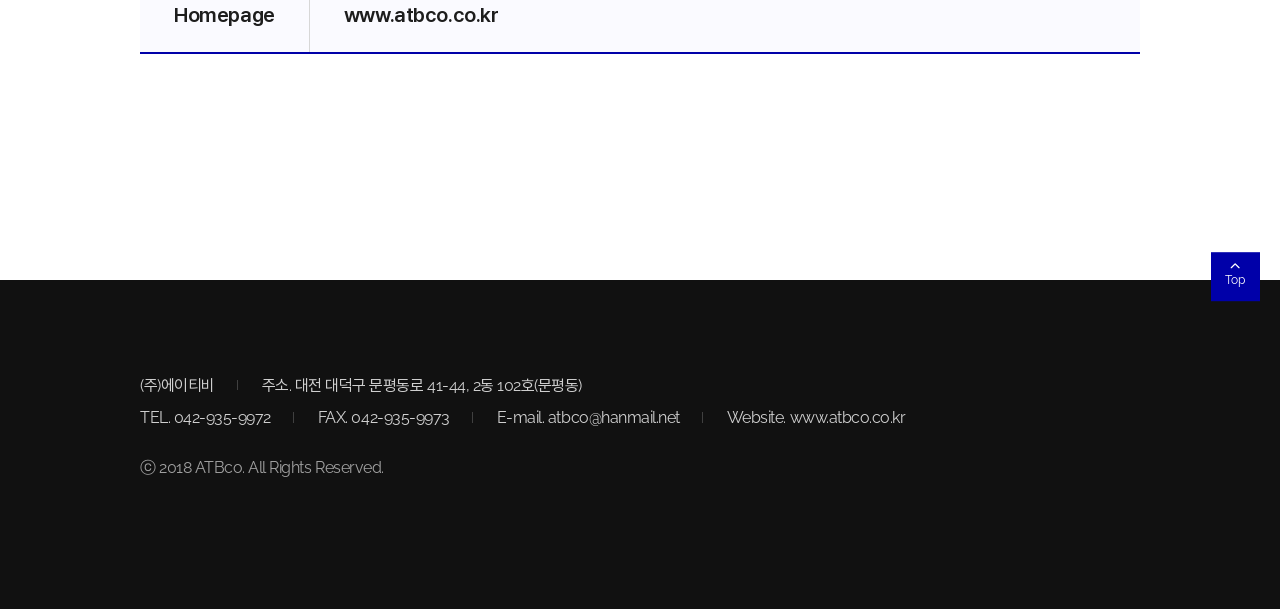
<file: contents/info.html>
<!DOCTYPE html>
<html lang="ko">
<head>
    <meta charset="UTF-8">
    <meta name="viewport" content="width=device-width, initial-scale=1.0">

    <script src="../js/jquery-3.7.1.min.js"></script>
    <script src="../js/common.js"></script>
    <script src="../js/sub.js"></script>
    <script src="../js/contents.js"></script>
    <link rel="stylesheet" href="../css/sub.css">
    <link rel="shortcut icon" type="image/x-icon" href="../favicon.svg">
    <title>기업정보 > 회사소개 - 에이티비</title>
    <!-- 서브페이지의 타이틀에는 현재메뉴명 > 상위메뉴명 - 사이트명 -->
</head>
<body>
    <div class="skipnav">
        <a class="cnt" href="#skip_content">본문바로가기</a>
        <a class="menu" href="#skip_nav">주메뉴바로가기</a>
        <!-- 내부링크 href="#skip_nav" 라고 주면 id="skip_nav"로 되어있는 요소로 이동 (클릭했을때) -->
    </div>
    <div id="wrap">
        <header class="fixed">
            <h1 class="logo"><a href="../index.html">에이티비</a></h1>
            <nav class="gnb" id="skip_nav">
                <button class="gnb_open">메뉴열기</button>
                <div class="gnb_wrap">
                    <ul class="depth1">
                        <li>
                            <a href="info.html"><span>COMPANY</span></a>
                            <ul class="depth2">
                                <li><a href="info.html"><span>기업정보</span></a></li>
                                <li><a href="history.html"><span>회사연혁</span></a></li>
                                <li><a href="certif.html"><span>사업장현황</span></a></li>
                                <li><a href="map.html"><span>오시는 길</span></a></li>
                            </ul>
                        </li>
                        <li>
                            <a href="biz01.html"><span>BUSINESS</span></a>
                            <ul class="depth2">
                                <li><a href="biz01.html"><span>방산</span></a></li>
                                <li><a href="biz02.html"><span>이차전지 폐배터리 재활용</span></a></li>
                                <li><a href="biz03.html"><span>반도체 장비/공장 자동화</span></a></li>
                                <li><a href="biz04.html"><span>시험장치/치공구</span></a></li>
                                <li><a href="biz05.html"><span>기타보유기술</span></a></li>
                            </ul>
                        </li>
                        <li>
                            <a href="careers.html"><span>CAREERS</span></a>
                            <ul class="depth2">
                                <li><a href="careers.html"><span>채용안내</span></a></li>
                                <li><a href="recruit.html"><span>채용공고</span></a></li>
                            </ul>
                        </li>
                    </ul>
                </div>
                <button class="gnb_close">메뉴닫기</button>
            </nav>
            <div class="global">
                <div class="list">
                    <p>etc</p>
                </div>
            </div><!--global-->
        </header>
        <main class="container">
            <div class="sub_visual bg1">
                <!-- 1차메뉴 마다 배경이미지가 다름 bg1 bg2 bg3 -->
                <div class="sub_txt">
                    <div class="wrapper">
                        <!--1차메뉴명 & 설명-->
                        <strong>회사소개</strong>
                        <span>All Together Better<br>ATB Company</span>
                    </div>
                </div><!--sub_txt-->
                <nav class="snb"><!--sub navigation bar: 하위메뉴-->
                    <ul>
                        <!-- 현재선택된 메뉴 : active -->
                        <li class="active"><a href="info.html"><span>기업정보</span></a></li>
                        <li><a href="history.html"><span>회사연혁</span></a></li>
                        <li><a href="certif.html"><span>사업장현황</span></a></li>
                        <li><a href="map.html"><span>오시는 길</span></a></li>
                    </ul>
                </nav>
            </div><!--sub_visual-->
            <div class="contents" id="skip_content"><!--skip 에서 본문 바로가기 클릭하면 이동-->
                <div class="page_tit">
                    <div class="wrapper">
                        <h1>기업정보</h1>
                        <nav class="breadcrumb">
                            <ol>
                                <li class="home"><a href="../index.html">Home</a></li>
                                <li><a href="info.html">회사소개</a></li>
                                <li class="curr"><a href="../index.html">기업정보</a></li>
                            </ol>
                        </nav>
                    </div><!--wrapper-->
                </div><!--sub_tit-->

                <!--각 페이지별 콘텐츠 시작, 절대 이름이 겹치면 안됨.-->
                <div class="sub_contents cnt_info">
                    <div class="wrapper">
                        <div class="company_info_wrap">
                            <p class="company_intro">
                                (주)에이티비는 반도체장비 및 공장 자동화 장비, 2차전지 배터리 재활용 장비,
                                시험장치 및 치공구류, 방산용 쉘터 및 시뮬레이터 등에 대한 설계 및 제작 기술을
                                기반으로 설립하여 모두 더불어 함께 성장해 나가자는 경영이념을 바탕으로
                                고객의 가치 창출에 기여해 나가고 있는 회사입니다.
                            </p>
                            <table class="company_info_table">
                                <colgroup>
                                    <col width="14%">
                                    <col width="86%">
                                </colgroup>

                                <tbody>
                                    <tr>
                                        <th scope="row">상호</th>
                                        <td>(주)에이티비</td>
                                    </tr>
                                    <tr>
                                        <th scope="row">대표자</th>
                                        <td>이승섭</td>
                                    </tr>
                                    <tr>
                                        <th scope="row">업종</th>
                                        <td>제조업</td>
                                    </tr>
                                    <tr>
                                        <th scope="row">설립일자</th>
                                        <td>2018.07.05</td>
                                    </tr>
                                    <tr>
                                        <th scope="row">사업분야</th>
                                        <td>공장자동화장비 및 반도체 장비, 성능 시험장치 및 시뮬레이터</td>
                                    </tr>
                                    <tr>
                                        <th scope="row">주소</th>
                                        <td>대전 대덕구 문평동로 41-44, 2동 102호(문평동)</td>
                                    </tr>
                                    <tr>
                                        <th scope="row">TEL</th>
                                        <td>042-935-9972</td>
                                    </tr>
                                    <tr>
                                        <th scope="row">FAX</th>
                                        <td>042-935-9973</td>
                                    </tr>
                                    <tr>
                                        <th scope="row">E-mail</th>
                                        <td>atbco@hanmail.net</td>
                                    </tr>
                                    <tr>
                                        <th scope="row">Homepage</th>
                                        <td>www.atbco.co.kr</td>
                                    </tr>
                                </tbody>
                            </table>
                        </div>

                    </div>
                </div>
                <!--각 페이지별 콘텐츠 종료-->
            </div>
        </main>
        <footer>
            <aside class="top"><button><span>Top</span></button></aside>
            <div class="wrapper">
                <div class="inner">
                    <div class="f_nav">
                        <div class="text">
                            <ul>
                                <li><p>(주)에이티비</p></li>
                                <li><p>주소. 대전 대덕구 문평동로 41-44, 2동 102호(문평동)</p></li>
                            </ul>
                        </div>
                        
                        <div class="number">
                            <ul>
                                <li><p>TEL. 042-935-9972</p></li>
                                <li><p>FAX. 042-935-9973</p></li>
                                <li><p>E-mail. atbco@hanmail.net</p></li>
                                <li><p>Website. www.atbco.co.kr</p></li>
                            </ul>
                        </div>
                    </div><!--f_nav-->
                    <div class="copyright">ⓒ 2018 ATBco. All Rights Reserved.</div>
                </div><!--inner-->
            </div><!--wrapper-->
        </footer>
    </div>
</body>
</html>
</file>
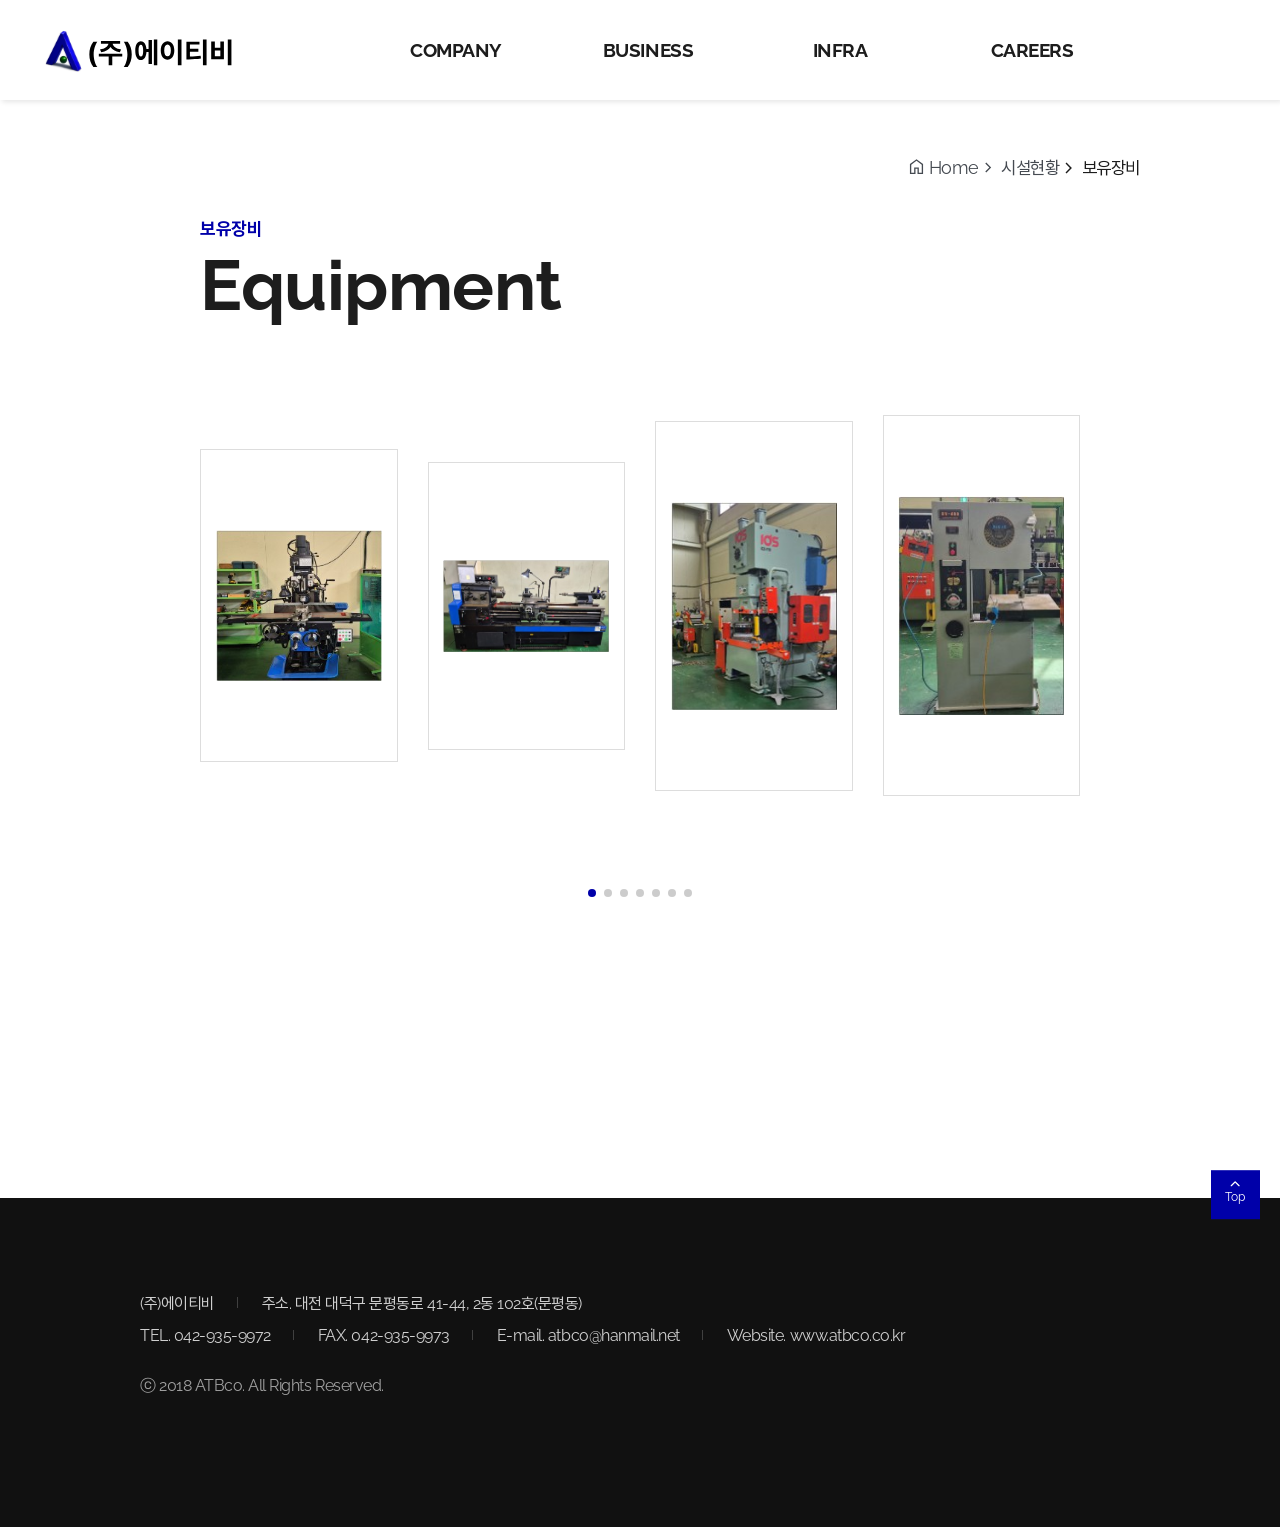
<file: contents/infra.html>
<!DOCTYPE html>
<html lang="ko">
<head>
    <meta charset="UTF-8">
    <meta name="viewport" content="width=device-width, initial-scale=1.0">

    <script src="../js/jquery-3.7.1.min.js"></script>

    <link rel="stylesheet"
        href="https://cdn.jsdelivr.net/npm/swiper@11/swiper-bundle.min.css">

    <script src="https://cdn.jsdelivr.net/npm/swiper@11/swiper-bundle.min.js"></script>

    <script src="../js/common.js"></script>
    <script src="../js/sub.js"></script>
    <script src="../js/contents.js"></script>

    <link rel="stylesheet" href="../css/sub.css">




    <link rel="shortcut icon" type="image/x-icon" href="../favicon.svg">
    <title>보유장비 > infra - 에이티비</title>
    <!-- 서브페이지의 타이틀에는 현재메뉴명 > 상위메뉴명 - 사이트명 -->
</head>
<body>
    <div class="skipnav">
        <a class="cnt" href="#skip_content">본문바로가기</a>
        <a class="menu" href="#skip_nav">주메뉴바로가기</a>
        <!-- 내부링크 href="#skip_nav" 라고 주면 id="skip_nav"로 되어있는 요소로 이동 (클릭했을때) -->
    </div>
    <div id="wrap">
        <header class="fixed">
            <h1 class="logo"><a href="../index.html">에이티비</a></h1>
            <nav class="gnb" id="skip_nav">
                <button class="gnb_open">메뉴열기</button>
                <div class="gnb_wrap">
                    <ul class="depth1">
                        <li>
                            <a href="info.html"><span>COMPANY</span></a>
                            <ul class="depth2">
                                <li><a href="info.html"><span>기업정보</span></a></li>
                                <li><a href="history.html"><span>회사연혁</span></a></li>
                                <li><a href="certif.html"><span>사업장현황</span></a></li>
                                <li><a href="map.html"><span>오시는 길</span></a></li>
                            </ul>
                        </li>
                        <li>
                            <a href="biz01.html"><span>BUSINESS</span></a>
                            <ul class="depth2">
                                <li><a href="biz01.html"><span>방산</span></a></li>
                                <li><a href="biz02.html"><span>이차전지 폐배터리 재활용</span></a></li>
                                <li><a href="biz03.html"><span>반도체 장비/공장 자동화</span></a></li>
                                <li><a href="biz04.html"><span>시험장치/치공구</span></a></li>
                                <li><a href="biz05.html"><span>기타보유기술</span></a></li>
                            </ul>
                        </li>
                        <li>
                            <a href="infra.html"><span>INFRA</span></a>
                            <ul class="depth2">
                                <li><a href="infra.html"><span>보유장비</span></a></li>
                                <li><a href="view.html"><span>사업장 전경</span></a></li>
                            </ul>
                        </li>
                        <li>
                            <a href="careers.html"><span>CAREERS</span></a>
                            <ul class="depth2">
                                <li><a href="careers.html"><span>채용안내</span></a></li>
                                <li><a href="recruit.html"><span>채용공고</span></a></li>
                            </ul>
                        </li>
                    </ul>
                </div>
                <button class="gnb_close">메뉴닫기</button>
            </nav>
            <div class="global">
                <div class="list">
                    <p>etc</p>
                </div>
            </div><!--global-->
        </header>
        <main class="container">
            <div class="contents simp" id="skip_content"><!--skip 에서 본문 바로가기 클릭하면 이동-->
                <div class="page_tit">
                    <div class="wrapper">
                        <nav class="breadcrumb">
                            <ol>
                                <li class="home"><a href="../index.html">Home</a></li>
                                <li><a href="info.html">시설현황</a></li>
                                <li class="curr"><a href="../index.html">보유장비</a></li>
                            </ol>
                        </nav>
                    </div><!--wrapper-->
                </div><!--sub_tit-->
                <!--각 페이지별 콘텐츠 시작, 절대 이름이 겹치면 안됨.-->
                <div class="sub_contents cnt_infra">
                    <div class="wrapper">
                        <div class="infra_section infra_equipment">
                            <div class="infra_tit">
                                <p>보유장비</p>
                                <h3>Equipment</h3>
                            </div>

                            <div class="swiper infra_eq_swiper">
                                <div class="swiper-wrapper">

                                    <div class="swiper-slide">
                                        <div class="infra_item">
                                            <a href="../images/contents/eq1.jpg" target="_blank">
                                                <img src="../images/contents/eq1.jpg" alt="보유장비">
                                            </a>
                                        </div>
                                    </div>

                                    <div class="swiper-slide">
                                        <div class="infra_item">
                                            <a href="../images/contents/eq2.jpg" target="_blank">
                                                <img src="../images/contents/eq2.jpg" alt="보유장비">
                                            </a>
                                        </div>
                                    </div>

                                    <div class="swiper-slide">
                                        <div class="infra_item">
                                            <a href="../images/contents/eq3.jpg" target="_blank">
                                                <img src="../images/contents/eq3.jpg" alt="보유장비">
                                            </a>
                                        </div>
                                    </div>

                                    <div class="swiper-slide">
                                        <div class="infra_item">
                                            <a href="../images/contents/eq4.jpg" target="_blank">
                                                <img src="../images/contents/eq4.jpg" alt="보유장비">
                                            </a>
                                        </div>
                                    </div>

                                    <div class="swiper-slide">
                                        <div class="infra_item">
                                            <a href="../images/contents/eq5.jpg" target="_blank">
                                                <img src="../images/contents/eq5.jpg" alt="보유장비">
                                            </a>
                                        </div>
                                    </div>

                                    <div class="swiper-slide">
                                        <div class="infra_item">
                                            <a href="../images/contents/eq6.jpg" target="_blank">
                                                <img src="../images/contents/eq6.jpg" alt="보유장비">
                                            </a>
                                        </div>
                                    </div>

                                    <div class="swiper-slide">
                                        <div class="infra_item">
                                            <a href="../images/contents/eq7.jpg" target="_blank">
                                                <img src="../images/contents/eq7.jpg" alt="보유장비">
                                            </a>
                                        </div>
                                    </div>

                                </div>

                                <div class="swiper-pagination"></div>
                            </div>
                        </div>
                    </div>
                </div>
                <!--각 페이지별 콘텐츠 종료-->
            </div>
        </main>
        <footer>
            <aside class="top"><button><span>Top</span></button></aside>
            <div class="wrapper">
                <div class="inner">
                    <div class="f_nav">
                        <div class="text">
                            <ul>
                                <li><p>(주)에이티비</p></li>
                                <li><p>주소. 대전 대덕구 문평동로 41-44, 2동 102호(문평동)</p></li>
                            </ul>
                        </div>
                        
                        <div class="number">
                            <ul>
                                <li><p>TEL. 042-935-9972</p></li>
                                <li><p>FAX. 042-935-9973</p></li>
                                <li><p>E-mail. atbco@hanmail.net</p></li>
                                <li><p>Website. www.atbco.co.kr</p></li>
                            </ul>
                        </div>
                    </div><!--f_nav-->
                    <div class="copyright">ⓒ 2018 ATBco. All Rights Reserved.</div>
                </div><!--inner-->
            </div><!--wrapper-->
        </footer>
    </div>
</body>
</html>
</file>
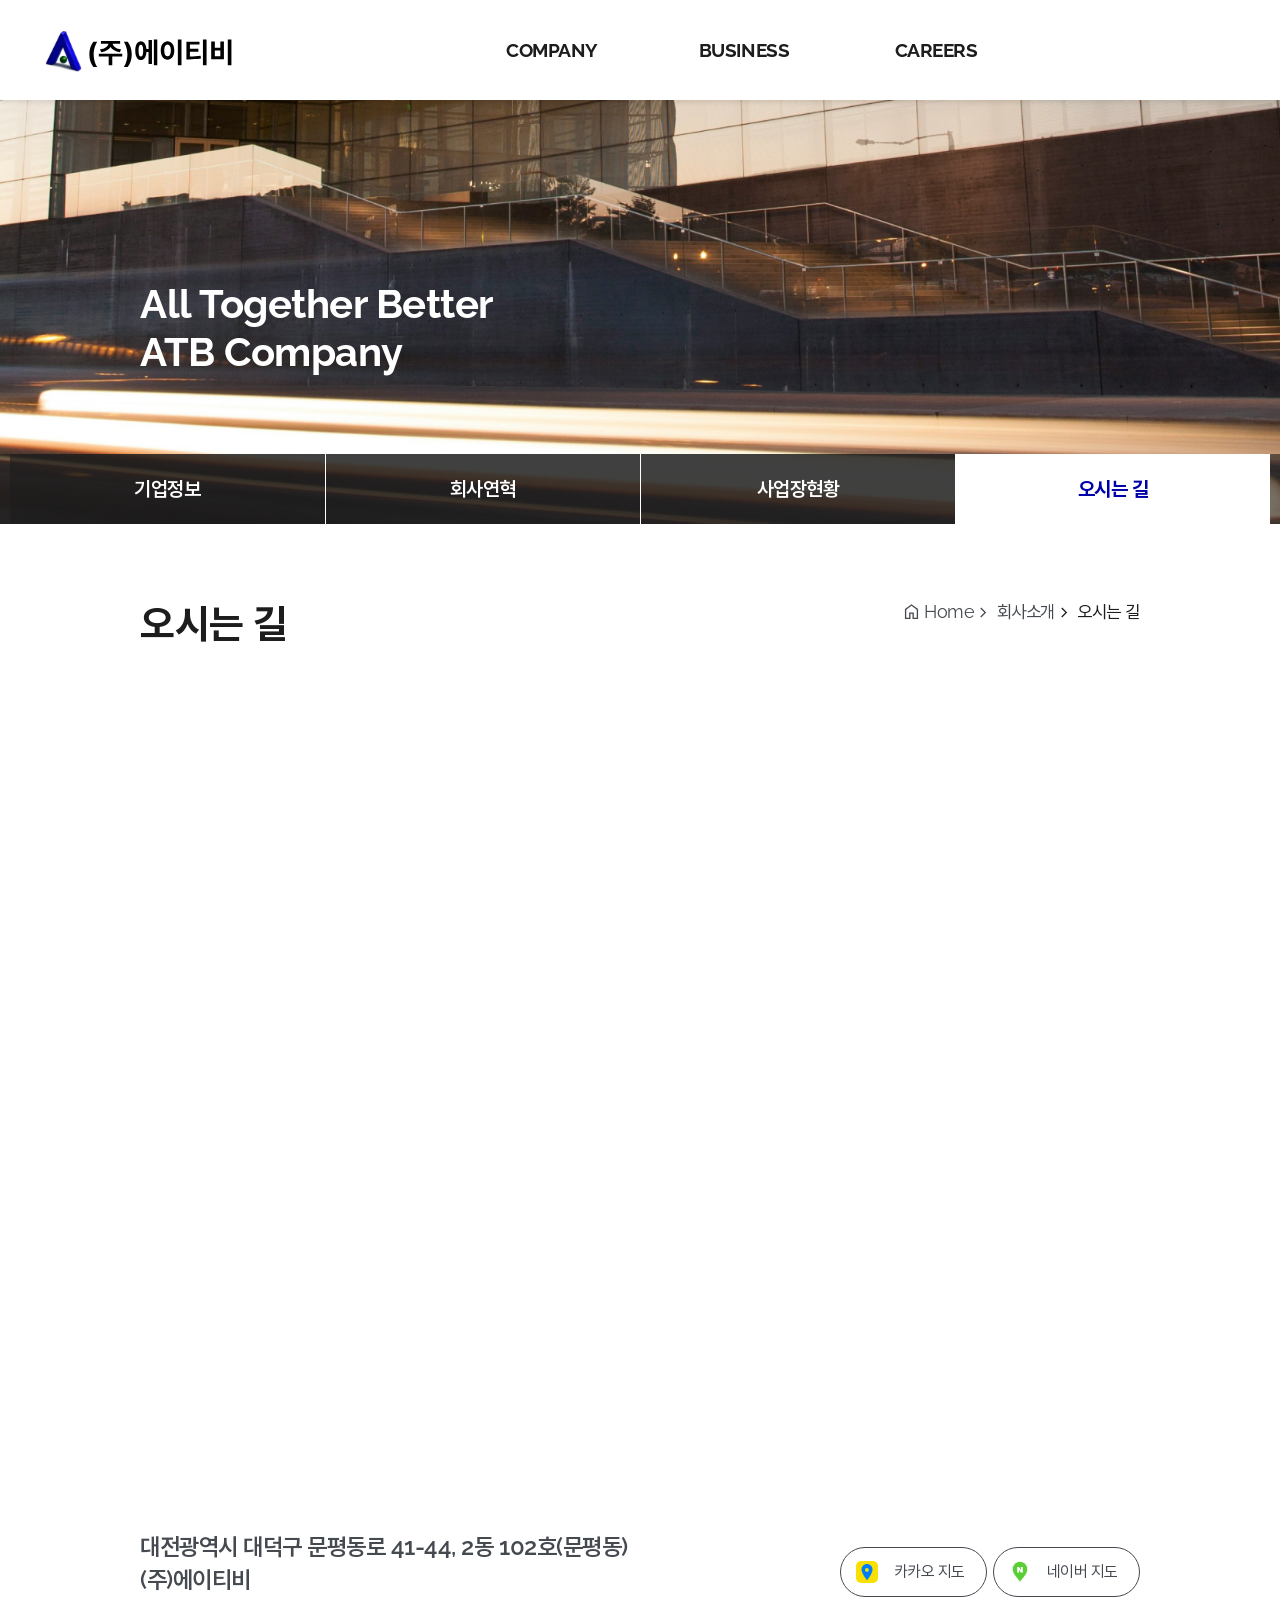
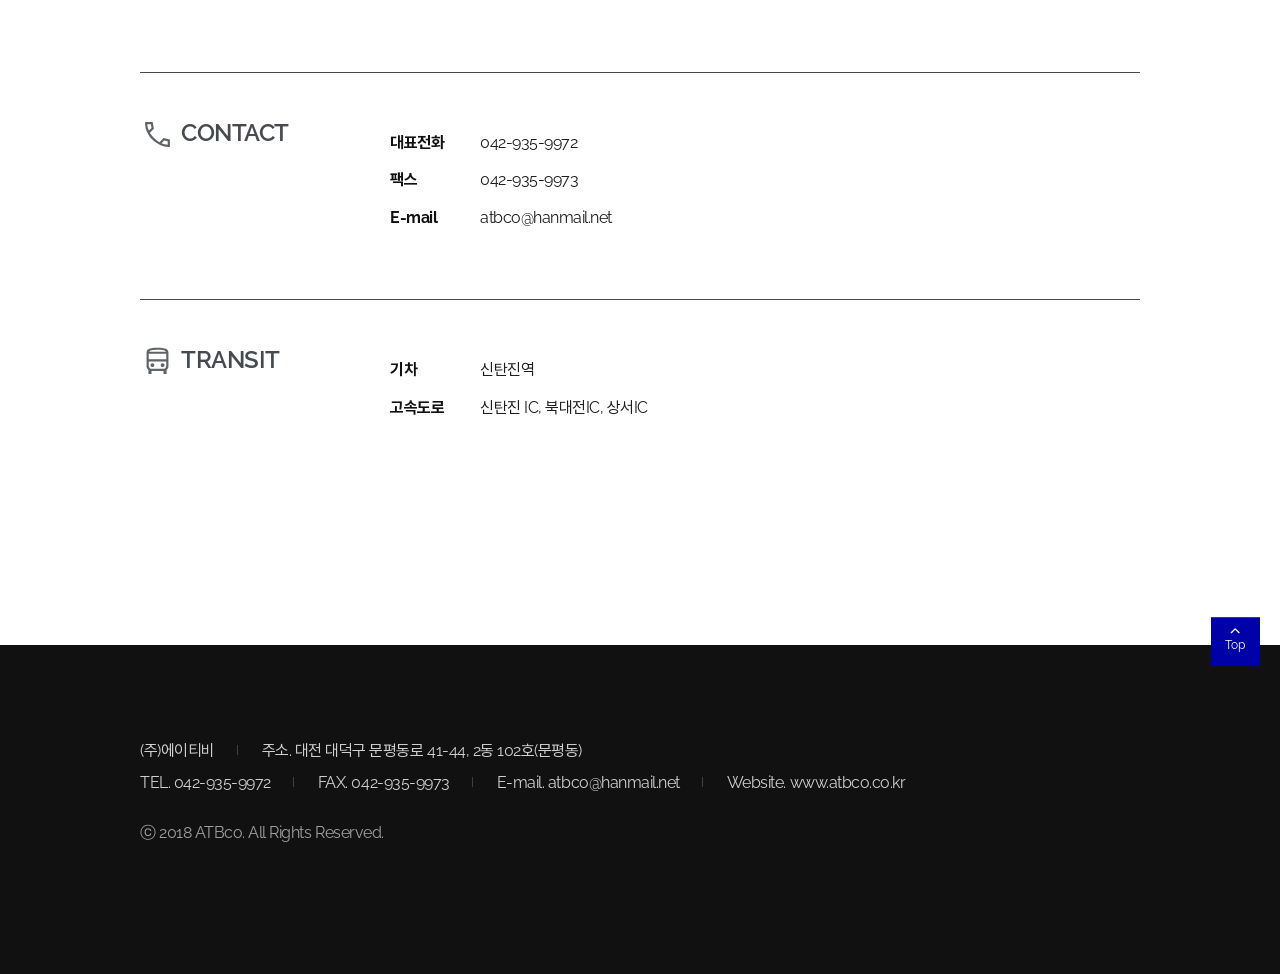
<file: contents/map.html>
<!DOCTYPE html>
<html lang="ko">
<head>
    <meta charset="UTF-8">
    <meta name="viewport" content="width=device-width, initial-scale=1.0">

    <script src="../js/jquery-3.7.1.min.js"></script>
    <script src="../js/common.js"></script>
    <script src="../js/sub.js"></script>
    <script src="../js/contents.js"></script>
    <link rel="stylesheet" href="../css/sub.css">
    <link rel="shortcut icon" type="image/x-icon" href="../favicon.svg">
    <title>찾아오시는 길 > 회사소개 - 에이티비</title>
    <!-- 서브페이지의 타이틀에는 현재메뉴명 > 상위메뉴명 - 사이트명 -->
</head>
<body>
    <div class="skipnav">
        <a class="cnt" href="#skip_content">본문바로가기</a>
        <a class="menu" href="#skip_nav">주메뉴바로가기</a>
        <!-- 내부링크 href="#skip_nav" 라고 주면 id="skip_nav"로 되어있는 요소로 이동 (클릭했을때) -->
    </div>
    <div id="wrap">
        <header class="fixed">
            <h1 class="logo"><a href="../index.html">에이티비</a></h1>
            <nav class="gnb" id="skip_nav">
                <button class="gnb_open">메뉴열기</button>
                <div class="gnb_wrap">
                    <ul class="depth1">
                        <li>
                            <a href="info.html"><span>COMPANY</span></a>
                            <ul class="depth2">
                                <li><a href="info.html"><span>기업정보</span></a></li>
                                <li><a href="history.html"><span>회사연혁</span></a></li>
                                <li><a href="certif.html"><span>사업장현황</span></a></li>
                                <li><a href="map.html"><span>오시는 길</span></a></li>
                            </ul>
                        </li>
                        <li>
                            <a href="biz01.html"><span>BUSINESS</span></a>
                            <ul class="depth2">
                                <li><a href="biz01.html"><span>방산</span></a></li>
                                <li><a href="biz02.html"><span>이차전지 폐배터리 재활용</span></a></li>
                                <li><a href="biz03.html"><span>반도체 장비/공장 자동화</span></a></li>
                                <li><a href="biz04.html"><span>시험장치/치공구</span></a></li>
                                <li><a href="biz05.html"><span>기타보유기술</span></a></li>
                            </ul>
                        </li>
                        <li>
                            <a href="careers.html"><span>CAREERS</span></a>
                            <ul class="depth2">
                                <li><a href="careers.html"><span>채용안내</span></a></li>
                                <li><a href="recruit.html"><span>채용공고</span></a></li>
                            </ul>
                        </li>
                    </ul>
                </div>
                <button class="gnb_close">메뉴닫기</button>
            </nav>
            <div class="global">
                <div class="list">
                    <p>etc</p>
                </div>
            </div><!--global-->
        </header>
        <main class="container">
            <div class="sub_visual bg1">
                <!-- 1차메뉴 마다 배경이미지가 다름 bg1 bg2 bg3 -->
                <div class="sub_txt">
                    <div class="wrapper">
                        <!--1차메뉴명 & 설명-->
                        <strong>회사소개</strong>
                        <span>All Together Better<br>ATB Company</span>
                    </div>
                </div><!--sub_txt-->
                <nav class="snb"><!--sub navigation bar: 하위메뉴-->
                    <ul>
                        <!-- 현재선택된 메뉴 : active -->
                        <li ><a href="info.html"><span>기업정보</span></a></li>
                        <li><a href="history.html"><span>회사연혁</span></a></li>
                        <li><a href="certif.html"><span>사업장현황</span></a></li>
                        <li class="active"><a href="map.html"><span>오시는 길</span></a></li>
                    </ul>
                </nav>
            </div><!--sub_visual-->
            <div class="contents" id="skip_content"><!--skip 에서 본문 바로가기 클릭하면 이동-->
                <div class="page_tit">
                    <div class="wrapper">
                        <h1>오시는 길</h1>
                        <nav class="breadcrumb">
                            <ol>
                                <li class="home"><a href="../index.html">Home</a></li>
                                <li><a href="info.html">회사소개</a></li>
                                <li class="curr"><a href="../index.html">오시는 길</a></li>
                            </ol>
                        </nav>
                    </div><!--wrapper-->
                </div><!--sub_tit-->

                <!--각 페이지별 콘텐츠 시작, 절대 이름이 겹치면 안됨.-->
                <div class="sub_contents cnt_map">
                    <div class="map_wrap">
                        <div class="map">
                            <h2>에이티비 회사 지도</h2>
                            <iframe src="https://www.google.com/maps/embed?pb=!1m18!1m12!1m3!1d3209.4501081883186!2d127.39651057562821!3d36.446677272350094!2m3!1f0!2f0!3f0!3m2!1i1024!2i768!4f13.1!3m3!1m2!1s0x3565368de12f19d1%3A0x98b80c3cbf1b7858!2z64yA7KCE6rSR7Jet7IucIOuMgOuNleq1rCDrrLjtj4nrj5nroZwgNDEtNDQ!5e0!3m2!1sko!2skr!4v1780771759272!5m2!1sko!2skr" width="600" height="450" style="border:0;" allowfullscreen="" loading="lazy" referrerpolicy="no-referrer-when-downgrade"></iframe>                        </div><!--map-->
                    </div><!--map_wrap-->
                    <div class="map_txt_wrap">
                        <div class="wrapper">
                            <div class="map_tit">
                                <div class="map_btn">
                                    <a href="https://kko.to/iMbkEbAiG9" target="_blank" title="새창열림" class="kakaomap">카카오 지도</a>
                                    <a href="https://naver.me/FJOyVgQ5" target="_blank" title="새창열림" class="navermap">네이버 지도</a>
                                </div><!--map_btn-->
                                <address>대전광역시 대덕구 문평동로 41-44, 2동 102호(문평동) <br>(주)에이티비</address>
                            </div><!--map_tit-->
                            <div class="map_cont">
                                <h2 class="call">CONTACT</h2>
                                <div class="inner">
                                    <div class="map_item">
                                        <h3>대표전화</h3>
                                        <p>042-935-9972</p>
                                    </div><!--map_item-->
                                    <div class="map_item">
                                        <h3>팩스</h3>
                                        <p>042-935-9973</p>
                                    </div><!--map_item-->
                                    <div class="map_item">
                                        <h3>E-mail</h3>
                                        <p>atbco@hanmail.net</p>
                                    </div><!--map_item-->
                                </div>
                            </div><!--map_cont-->
                            <div class="map_cont">
                                <h2 class="transport">TRANSIT</h2>
                                <div class="inner">
                                    <div class="map_item">
                                        <h3>기차</h3>
                                        <p>신탄진역</p>
                                    </div><!--map_item-->
                                    <div class="map_item">
                                        <h3>고속도로</h3>
                                        <p>신탄진 IC, 북대전IC, 상서IC</p>
                                    </div><!--map_item-->
                                </div>
                            </div><!--map_cont-->
                        </div><!--wrapper-->
                    </div>

                </div><!--cnt_map-->
                <!--각 페이지별 콘텐츠 종료-->
            </div>
        </main>
        <footer>
            <aside class="top"><button><span>Top</span></button></aside>
            <div class="wrapper">
                <div class="inner">
                    <div class="f_nav">
                        <div class="text">
                            <ul>
                                <li><p>(주)에이티비</p></li>
                                <li><p>주소. 대전 대덕구 문평동로 41-44, 2동 102호(문평동)</p></li>
                            </ul>
                        </div>
                        
                        <div class="number">
                            <ul>
                                <li><p>TEL. 042-935-9972</p></li>
                                <li><p>FAX. 042-935-9973</p></li>
                                <li><p>E-mail. atbco@hanmail.net</p></li>
                                <li><p>Website. www.atbco.co.kr</p></li>
                            </ul>
                        </div>
                    </div><!--f_nav-->
                    <div class="copyright">ⓒ 2018 ATBco. All Rights Reserved.</div>
                </div><!--inner-->
            </div><!--wrapper-->
        </footer>
    </div>
</body>
</html>
</file>
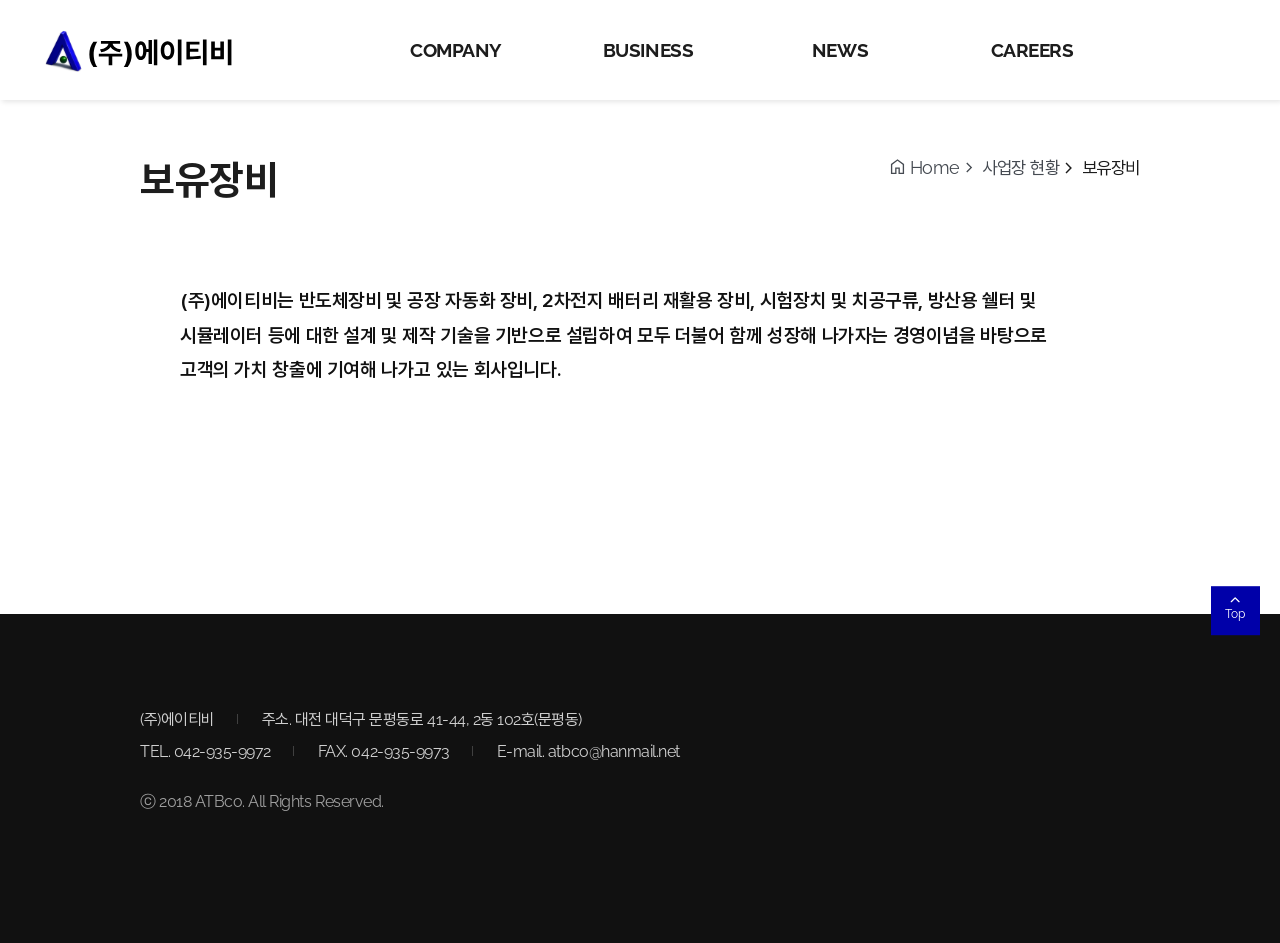
<file: contents/news.html>
<!DOCTYPE html>
<html lang="ko">
<head>
    <meta charset="UTF-8">
    <meta name="viewport" content="width=device-width, initial-scale=1.0">

    <script src="../js/jquery-3.7.1.min.js"></script>
    <script src="../js/common.js"></script>
    <script src="../js/sub.js"></script>
    <script src="../js/contents.js"></script>
    <link rel="stylesheet" href="../css/sub.css">
    <link rel="shortcut icon" type="image/x-icon" href="../favicon.svg">
    <title>보유장비 > NEWS - 에이티비</title>
    <!-- 서브페이지의 타이틀에는 현재메뉴명 > 상위메뉴명 - 사이트명 -->
</head>
<body>
    <div class="skipnav">
        <a class="cnt" href="#skip_content">본문바로가기</a>
        <a class="menu" href="#skip_nav">주메뉴바로가기</a>
        <!-- 내부링크 href="#skip_nav" 라고 주면 id="skip_nav"로 되어있는 요소로 이동 (클릭했을때) -->
    </div>
    <div id="wrap">
        <header class="fixed">
            <h1 class="logo"><a href="../index.html">에이티비</a></h1>
            <nav class="gnb" id="skip_nav">
                <button class="gnb_open">메뉴열기</button>
                <div class="gnb_wrap">
                    <ul class="depth1">
                        <li>
                            <a href="info.html"><span>COMPANY</span></a>
                            <ul class="depth2">
                                <li><a href="info.html"><span>기업정보</span></a></li>
                                <li><a href="history.html"><span>회사연혁</span></a></li>
                                <li><a href="certif.html"><span>인증현황</span></a></li>
                                <li><a href="map.html"><span>오시는 길</span></a></li>
                            </ul>
                        </li>
                        <li>
                            <a href="biz01.html"><span>BUSINESS</span></a>
                            <ul class="depth2">
                                <li><a href="biz01.html"><span>방산분야</span></a></li>
                                <li><a href="biz02.html"><span>이차전지 폐배터리 재활용</span></a></li>
                                <li><a href="biz03.html"><span>반도체 장비/공장 자동화</span></a></li>
                                <li><a href="biz04.html"><span>시험장치/치공구</span></a></li>
                                <li><a href="biz05.html"><span>기타보유기술</span></a></li>
                            </ul>
                        </li>
                        <li>
                            <a href="news.html"><span>NEWS</span></a>
                            <ul class="depth2">
                                <li><a href="news.html"><span>보유장비</span></a></li>
                                <li><a href="notice.html"><span>공지사항</span></a></li>
                            </ul>
                        </li>
                        <li>
                            <a href="careers.html"><span>CAREERS</span></a>
                            <ul class="depth2">
                                <li><a href="careers.html"><span>채용안내</span></a></li>
                                <li><a href="recruit.html"><span>채용공고</span></a></li>
                            </ul>
                        </li>
                    </ul>
                </div>
                <button class="gnb_close">메뉴닫기</button>
            </nav>
            <div class="global">
                <div class="list">
                    <p>etc</p>
                </div>
            </div><!--global-->
        </header>
        <main class="container">
            <div class="contents simp" id="skip_content"><!--skip 에서 본문 바로가기 클릭하면 이동-->
                <div class="page_tit">
                    <div class="wrapper">
                        <h1>보유장비</h1>
                        <nav class="breadcrumb">
                            <ol>
                                <li class="home"><a href="../index.html">Home</a></li>
                                <li><a href="info.html">사업장 현황</a></li>
                                <li class="curr"><a href="../index.html">보유장비</a></li>
                            </ol>
                        </nav>
                    </div><!--wrapper-->
                </div><!--sub_tit-->

                <!--각 페이지별 콘텐츠 시작, 절대 이름이 겹치면 안됨.-->
                <div class="sub_contents cnt_info">
                    <div class="wrapper">
                        <div class="company_info_wrap">
                            <p class="company_intro">
                                (주)에이티비는 반도체장비 및 공장 자동화 장비, 2차전지 배터리 재활용 장비,
                                시험장치 및 치공구류, 방산용 쉘터 및 시뮬레이터 등에 대한 설계 및 제작 기술을
                                기반으로 설립하여 모두 더불어 함께 성장해 나가자는 경영이념을 바탕으로
                                고객의 가치 창출에 기여해 나가고 있는 회사입니다.
                            </p>

                        </div>
                    </div>
                </div>
                <!--각 페이지별 콘텐츠 종료-->
            </div>
        </main>
        <footer>
            <aside class="top"><button><span>Top</span></button></aside>
            <div class="wrapper">
                <div class="inner">
                    <div class="f_nav">
                        <div class="text">
                            <ul>
                                <li><p>(주)에이티비</p></li>
                                <li><p>주소. 대전 대덕구 문평동로 41-44, 2동 102호(문평동)</p></li>
                            </ul>
                        </div>
                        
                        <div class="number">
                            <ul>
                                <li><p>TEL. 042-935-9972</p></li>
                                <li><p>FAX. 042-935-9973</p></li>
                                <li><p>E-mail. atbco@hanmail.net</p></li>
                            </ul>
                        </div>
                    </div><!--f_nav-->
                    <div class="copyright">ⓒ 2018 ATBco. All Rights Reserved.</div>
                </div><!--inner-->
            </div><!--wrapper-->
        </footer>
    </div>
</body>
</html>
</file>
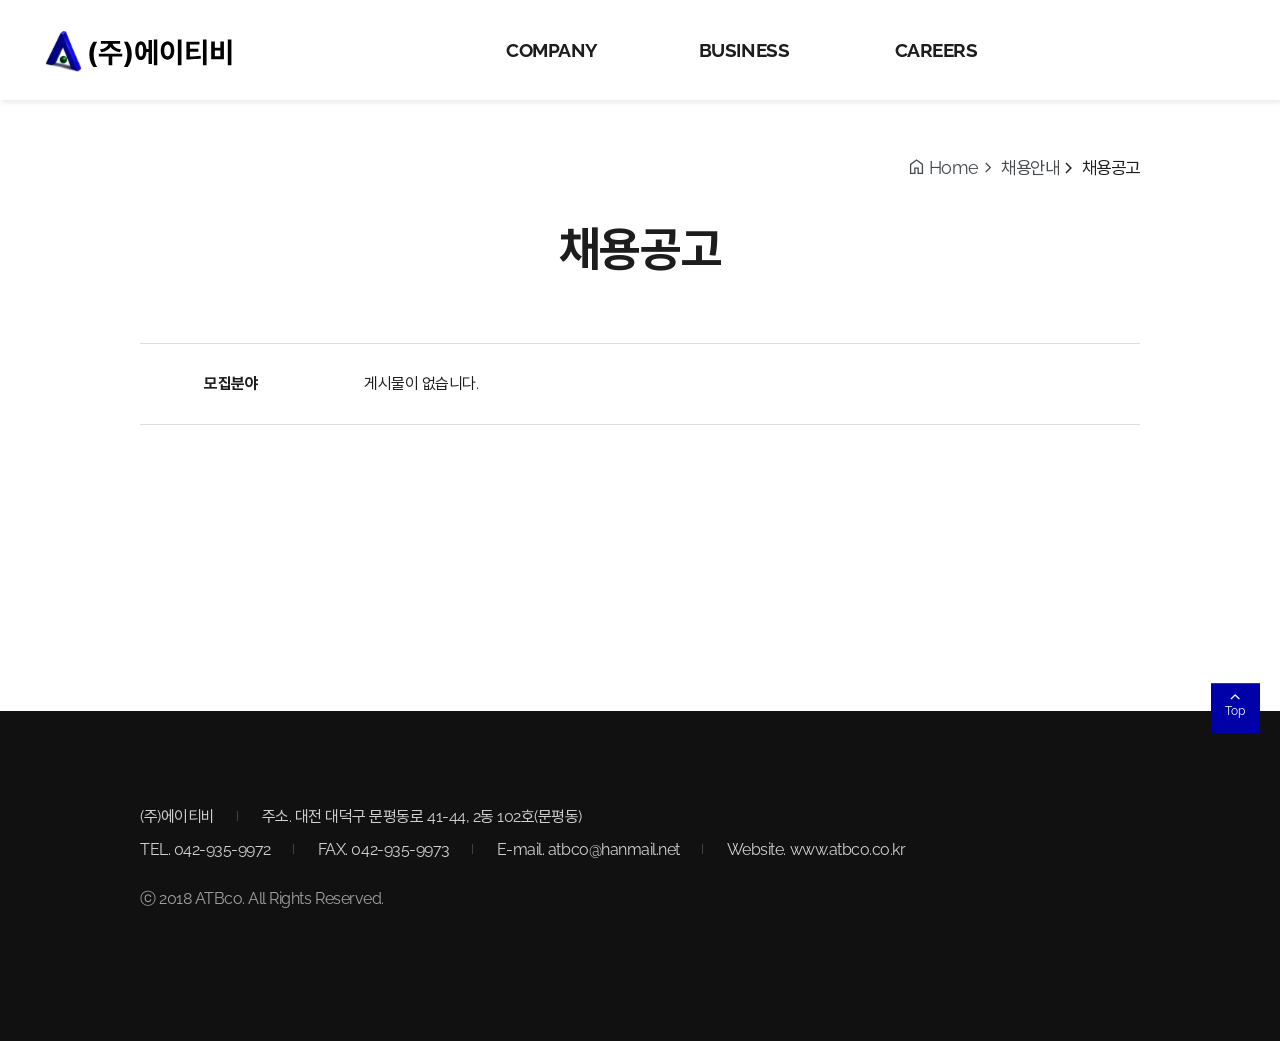
<file: contents/recruit.html>
<!DOCTYPE html>
<html lang="ko">
<head>
    <meta charset="UTF-8">
    <meta name="viewport" content="width=device-width, initial-scale=1.0">

    <script src="../js/jquery-3.7.1.min.js"></script>
    <script src="../js/common.js"></script>
    <script src="../js/sub.js"></script>
    <script src="../js/contents.js"></script>
    <link rel="stylesheet" href="../css/sub.css">
    <link rel="shortcut icon" type="image/x-icon" href="../favicon.svg">
    <title>채용공고 > 채용안내 - 에이티비</title>
    <!-- 서브페이지의 타이틀에는 현재메뉴명 > 상위메뉴명 - 사이트명 -->
</head>
<body>
    <div class="skipnav">
        <a class="cnt" href="#skip_content">본문바로가기</a>
        <a class="menu" href="#skip_nav">주메뉴바로가기</a>
        <!-- 내부링크 href="#skip_nav" 라고 주면 id="skip_nav"로 되어있는 요소로 이동 (클릭했을때) -->
    </div>
    <div id="wrap">
        <header class="fixed">
            <h1 class="logo"><a href="../index.html">에이티비</a></h1>
            <nav class="gnb" id="skip_nav">
                <button class="gnb_open">메뉴열기</button>
                <div class="gnb_wrap">
                    <ul class="depth1">
                        <li>
                            <a href="info.html"><span>COMPANY</span></a>
                            <ul class="depth2">
                                <li><a href="info.html"><span>기업정보</span></a></li>
                                <li><a href="history.html"><span>회사연혁</span></a></li>
                                <li><a href="certif.html"><span>사업장현황</span></a></li>
                                <li><a href="map.html"><span>오시는 길</span></a></li>
                            </ul>
                        </li>
                        <li>
                            <a href="biz01.html"><span>BUSINESS</span></a>
                            <ul class="depth2">
                                <li><a href="biz01.html"><span>방산</span></a></li>
                                <li><a href="biz02.html"><span>이차전지 폐배터리 재활용</span></a></li>
                                <li><a href="biz03.html"><span>반도체 장비/공장 자동화</span></a></li>
                                <li><a href="biz04.html"><span>시험장치/치공구</span></a></li>
                                <li><a href="biz05.html"><span>기타보유기술</span></a></li>
                            </ul>
                        </li>
                        <li>
                            <a href="careers.html"><span>CAREERS</span></a>
                            <ul class="depth2">
                                <li><a href="careers.html"><span>채용안내</span></a></li>
                                <li><a href="recruit.html"><span>채용공고</span></a></li>
                            </ul>
                        </li>
                    </ul>
                </div>
                <button class="gnb_close">메뉴닫기</button>
            </nav>
            <div class="global">
                <div class="list">
                    <p>etc</p>
                </div>
            </div><!--global-->
        </header>
        <main class="container">
            <div class="contents simp" id="skip_content"><!--skip 에서 본문 바로가기 클릭하면 이동-->
                <div class="page_tit">
                    <div class="wrapper">
                        <nav class="breadcrumb">
                            <ol>
                                <li class="home"><a href="../index.html">Home</a></li>
                                <li><a href="info.html">채용안내</a></li>
                                <li class="curr"><a href="../index.html">채용공고</a></li>
                            </ol>
                        </nav>
                    </div><!--wrapper-->
                </div><!--sub_tit-->
                <!--각 페이지별 콘텐츠 시작, 절대 이름이 겹치면 안됨.-->
                <div class="sub_contents cnt_careers">
                    <div class="wrapper">
                        <div class="career_process">
                            <div class="career_title">
                                <h3>채용공고</h3>
                            </div>  

                            <div class="career_process_info">

                                <div class="career_process_row">
                                    <span></span>
                                    <strong>모집분야</strong>
                                    <p>
                                        게시물이 없습니다.
                                    </p>
                                </div>

                            </div>
                            <!--
                            <div class="career_notice">
                                <ul>
                                    <li>채용 일정은 회사 사정에 따라 변경될 수 있습니다.</li>
                                    <li>모집 분야별 조기 마감될 수 있습니다.</li>
                                    <li>문의사항은 인사담당자에게 연락 바랍니다.</li>
                                </ul>
                            </div> -->
                        </div>
                    </div>
                </div>
                <!--각 페이지별 콘텐츠 종료-->
            </div>
        </main>
        <footer>
            <aside class="top"><button><span>Top</span></button></aside>
            <div class="wrapper">
                <div class="inner">
                    <div class="f_nav">
                        <div class="text">
                            <ul>
                                <li><p>(주)에이티비</p></li>
                                <li><p>주소. 대전 대덕구 문평동로 41-44, 2동 102호(문평동)</p></li>
                            </ul>
                        </div>
                        
                        <div class="number">
                            <ul>
                                <li><p>TEL. 042-935-9972</p></li>
                                <li><p>FAX. 042-935-9973</p></li>
                                <li><p>E-mail. atbco@hanmail.net</p></li>
                                <li><p>Website. www.atbco.co.kr</p></li>
                            </ul>
                        </div>
                    </div><!--f_nav-->
                    <div class="copyright">ⓒ 2018 ATBco. All Rights Reserved.</div>
                </div><!--inner-->
            </div><!--wrapper-->
        </footer>
    </div>
</body>
</html>
</file>
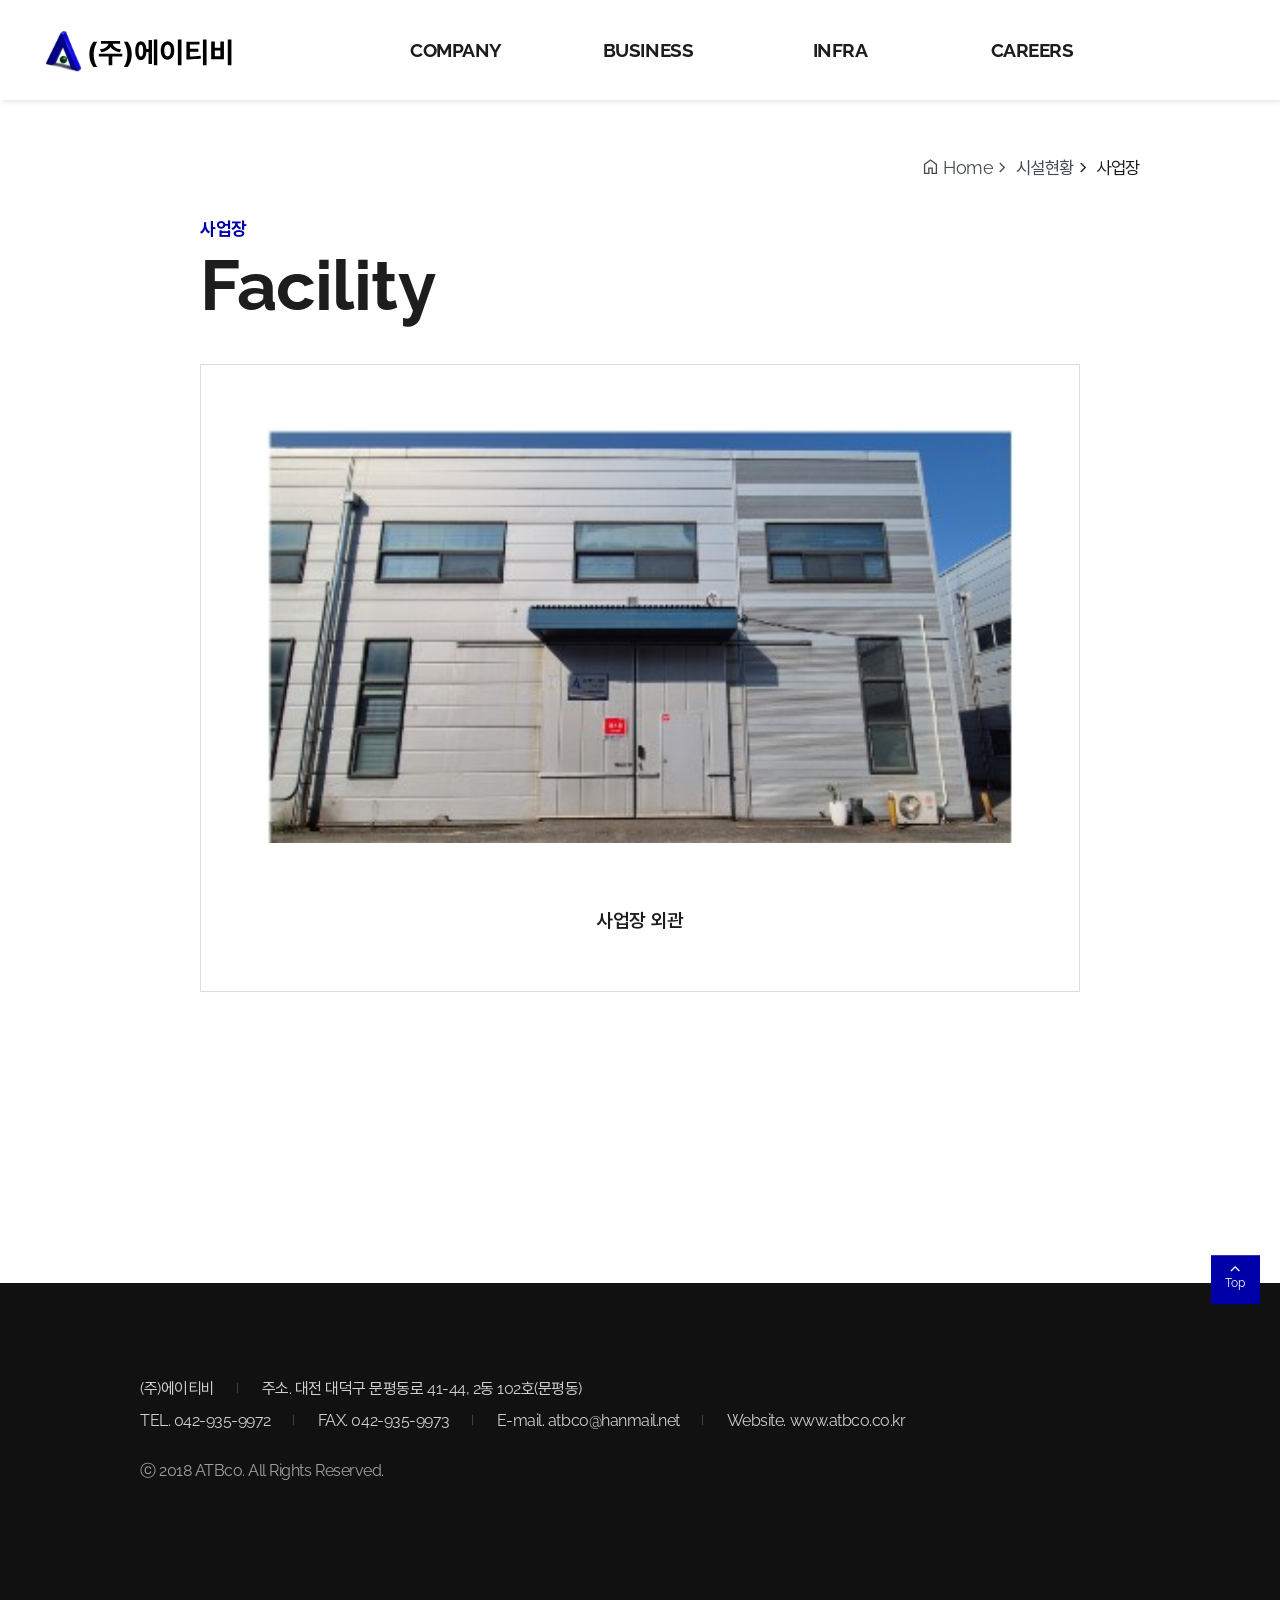
<file: contents/view.html>
<!DOCTYPE html>
<html lang="ko">
<head>
    <meta charset="UTF-8">
    <meta name="viewport" content="width=device-width, initial-scale=1.0">

    <script src="../js/jquery-3.7.1.min.js"></script>

    <link rel="stylesheet"
        href="https://cdn.jsdelivr.net/npm/swiper@11/swiper-bundle.min.css">

    <script src="https://cdn.jsdelivr.net/npm/swiper@11/swiper-bundle.min.js"></script>

    <script src="../js/common.js"></script>
    <script src="../js/sub.js"></script>
    <script src="../js/contents.js"></script>

    <link rel="stylesheet" href="../css/sub.css">




    <link rel="shortcut icon" type="image/x-icon" href="../favicon.svg">
    <title>사업장현황 > infra - 에이티비</title>
    <!-- 서브페이지의 타이틀에는 현재메뉴명 > 상위메뉴명 - 사이트명 -->
</head>
<body>
    <div class="skipnav">
        <a class="cnt" href="#skip_content">본문바로가기</a>
        <a class="menu" href="#skip_nav">주메뉴바로가기</a>
        <!-- 내부링크 href="#skip_nav" 라고 주면 id="skip_nav"로 되어있는 요소로 이동 (클릭했을때) -->
    </div>
    <div id="wrap">
        <header class="fixed">
            <h1 class="logo"><a href="../index.html">에이티비</a></h1>
            <nav class="gnb" id="skip_nav">
                <button class="gnb_open">메뉴열기</button>
                <div class="gnb_wrap">
                    <ul class="depth1">
                        <li>
                            <a href="info.html"><span>COMPANY</span></a>
                            <ul class="depth2">
                                <li><a href="info.html"><span>기업정보</span></a></li>
                                <li><a href="history.html"><span>회사연혁</span></a></li>
                                <li><a href="certif.html"><span>사업장현황</span></a></li>
                                <li><a href="map.html"><span>오시는 길</span></a></li>
                            </ul>
                        </li>
                        <li>
                            <a href="biz01.html"><span>BUSINESS</span></a>
                            <ul class="depth2">
                                <li><a href="biz01.html"><span>방산</span></a></li>
                                <li><a href="biz02.html"><span>이차전지 폐배터리 재활용</span></a></li>
                                <li><a href="biz03.html"><span>반도체 장비/공장 자동화</span></a></li>
                                <li><a href="biz04.html"><span>시험장치/치공구</span></a></li>
                                <li><a href="biz05.html"><span>기타보유기술</span></a></li>
                            </ul>
                        </li>
                        <li>
                            <a href="infra.html"><span>INFRA</span></a>
                            <ul class="depth2">
                                <li><a href="infra.html"><span>보유장비</span></a></li>
                                <li><a href="view.html"><span>사업장 전경</span></a></li>
                            </ul>
                        </li>
                        <li>
                            <a href="careers.html"><span>CAREERS</span></a>
                            <ul class="depth2">
                                <li><a href="careers.html"><span>채용안내</span></a></li>
                                <li><a href="recruit.html"><span>채용공고</span></a></li>
                            </ul>
                        </li>
                    </ul>
                </div>
                <button class="gnb_close">메뉴닫기</button>
            </nav>
            <div class="global">
                <div class="list">
                    <p>etc</p>
                </div>
            </div><!--global-->
        </header>
        <main class="container">
            <div class="contents simp" id="skip_content"><!--skip 에서 본문 바로가기 클릭하면 이동-->
                <div class="page_tit">
                    <div class="wrapper">
                        <nav class="breadcrumb">
                            <ol>
                                <li class="home"><a href="../index.html">Home</a></li>
                                <li><a href="info.html">시설현황</a></li>
                                <li class="curr"><a href="../index.html">사업장</a></li>
                            </ol>
                        </nav>
                    </div><!--wrapper-->
                </div><!--sub_tit-->
                <!--각 페이지별 콘텐츠 시작, 절대 이름이 겹치면 안됨.-->
                <div class="sub_contents cnt_infra">
                    <div class="wrapper">
                        <div class="infra_section infra_facility">
                            <div class="infra_tit">
                                <p>사업장</p>
                                <h3>Facility</h3>
                            </div>
                            <div class="swiper infra_site_swiper">
                                <div class="swiper-wrapper">

                                    <div class="swiper-slide">
                                        <div class="facility_item">
                                            <a href="../images/contents/site1.jpg" target="_blank">
                                                <img src="../images/contents/site1.jpg" alt="사업장 외관">
                                            </a>
                                            <p>사업장 외관</p>
                                        </div>
                                    </div>

                                    <div class="swiper-slide">
                                        <div class="facility_item">
                                            <a href="../images/contents/site2.jpg" target="_blank">
                                                <img src="../images/contents/site2.jpg" alt="내부 전경1">
                                            </a>
                                            <p>내부 전경1</p>
                                        </div>
                                    </div>

                                    <div class="swiper-slide">
                                        <div class="facility_item">
                                            <a href="../images/contents/site3.jpg" target="_blank">
                                                <img src="../images/contents/site3.jpg" alt="내부 전경2">
                                            </a>
                                            <p>내부 전경2</p>
                                        </div>
                                    </div>

                                    <div class="swiper-slide">
                                        <div class="facility_item">
                                            <a href="../images/contents/site4.jpg" target="_blank">
                                                <img src="../images/contents/site4.jpg" alt="사무실">
                                            </a>
                                            <p>사무실</p>
                                        </div>
                                    </div>

                                </div>

                            </div>
                        </div>
                    </div>
                </div>
                <!--각 페이지별 콘텐츠 종료-->
            </div>
        </main>
        <footer>
            <aside class="top"><button><span>Top</span></button></aside>
            <div class="wrapper">
                <div class="inner">
                    <div class="f_nav">
                        <div class="text">
                            <ul>
                                <li><p>(주)에이티비</p></li>
                                <li><p>주소. 대전 대덕구 문평동로 41-44, 2동 102호(문평동)</p></li>
                            </ul>
                        </div>
                        
                        <div class="number">
                            <ul>
                                <li><p>TEL. 042-935-9972</p></li>
                                <li><p>FAX. 042-935-9973</p></li>
                                <li><p>E-mail. atbco@hanmail.net</p></li>
                                <li><p>Website. www.atbco.co.kr</p></li>
                            </ul>
                        </div>
                    </div><!--f_nav-->
                    <div class="copyright">ⓒ 2018 ATBco. All Rights Reserved.</div>
                </div><!--inner-->
            </div><!--wrapper-->
        </footer>
    </div>
</body>
</html>
</file>
<file: css/main.css>
/*
 * main.css
 * 메인페이지에만 적용되는 스타일 입력,
 * 다른 css import 
 */
@import url(default.css);
@import url(font.css);
@import url(common.css);
@import url(layout.css);

.visual {
    position: relative;  /* ctrl_wrap 정렬의 기준 */
}
.visual h2 {
    display: none;  /* 숨김 */
}
.visual .swiper ul li {
    position: relative; /* .visual_txt 정렬의 기준 */
}
.visual .swiper ul li .photo {
    overflow: hidden;
    height: 900px;
}
.visual .swiper ul li .photo img {
    width: 100%;
    height: 100%;
    object-fit: cover;
}
.visual .swiper ul li.swiper-slide-active .photo img {
    animation-name: visual_photo;
    animation-duration: 5s; /*jquery에서 정한 팝업 시간과 똑같게*/
    animation-timing-function: linear; /*가속도x*/
    animation-iteration-count: 1;
    animation-fill-mode: forwards; /*마지막을 유지함*/
    transform: scale3d(1.1, 1.1, 1);
}
@keyframes visual_photo {
    0% { transform: scale3d(1, 1, 1);}
    100% { transform: scale3d(1.2, 1.2, 1);}
}
.visual .swiper ul li .visual_txt {
    position: absolute;
    left: 0;
    bottom: 3em; /*180px를 60px을 기준으로 환산*/
    /*em은 글자 크기의 몇배인지 계산한 것임. 감싸는 요소나 나 자신에게 글자크기를 선언해야 함. 아무것도 주지 않으면 기본 글자크기를 1em으로 계산*/
    width: 100%;
    font-size: 3.5294rem;
    color: #fff;
    font-weight: 700;
    line-height: 1.2;
}
.visual .ctrl_wrap {
    position: absolute; /*visual을 기준으로 정렬*/
    left: calc(50% - 600px);
    bottom: 6em; /*120px를 20px을 기준으로 환산*/
    z-index: 10;
    font-size: 1.1765rem; /*글자 크기 20px를 17px을 기준으로 환산*/
    color: #fff;
    display: flex;
    align-items: center;
    gap: 6px;
}
.visual .ctrl_wrap .paging { 
    font-size: 0; /*숫자 중간에 '/' 없애기*/
    line-height: 0;
    display: flex;
}
.visual .ctrl_wrap .paging span {
    font-size: 1.1765rem; /*글자 크기 20px를 17px을 기준으로 환산*/
    line-height: 1;
}
.visual .ctrl_wrap .paging span.swiper-pagination-current {
    margin-right: 6em;
    position: relative; /*span current::before의 정렬의 기준*/
}
.visual .ctrl_wrap .paging span.swiper-pagination-current::before {
    content: "";
    position: absolute; /*span current를 기준으로 정렬*/
    left: calc(100% + 0.6em);
    top: 35%;
    width: 4.75em;
    height: 3px;
    background-color: rgba(255,255,255,0.7);
}
.visual .ctrl_wrap .paging span.swiper-pagination-current::after {
    content: "";
    position: absolute; /*span current를 기준으로 정렬*/
    left: calc(100% + 0.6em);
    top: 35%;
    width: 0;
    height: 3px;
    background-color: #0000A9;

    animation-name: paging_ani;
    animation-duration: 3s; /*jquery에서 정한 팝업 시간과 똑같게 3000이면 3s*/
    animation-timing-function: linear; /*가속도x*/
    animation-iteration-count: infinite;
}
@keyframes paging_ani {
    0% { width: 0; }       
    100% { width: 4.75em; }       
}/*@keyframes*/

.visual .ctrl_wrap .paging span.swiper-pagination-total {
    color: rgba(255,255,255,0.7);
}
.visual .ctrl_wrap button {
    color: transparent; /*색상 투명*/
    /*font-size: 0;
    line-height: 0; 폰트 사이즈를 0을 주면 rem, em이 0이 되기 때문에 색 속성을 바꿔서 글자를 안보이게 해줌*/
    width: 1.5882em;
    height: 1.5882em;
    position: relative; /* before 정렬의 기준 */
}
.visual .ctrl_wrap button::before {
    content: "";
    position: absolute;
    left: 0;
    top: 0;
    width: 100%;
    height: 100%;
    background-position: center center;
    background-repeat: no-repeat;
    background-size: contain;
}

@media screen and (max-width:1300px){ /* 브라우저 너비 기준 1300px이하에서만 실행*/
    .visual .ctrl_wrap {
        left: 140px;
    }
} /* @media */

@media screen and (min-width:761px){  /*761px 이상일 때*/
    .visual .swiper ul li .visual_txt .line {
        white-space: nowrap; /*한 줄 제한*/
        overflow: hidden;
    }
    .visual .swiper ul li.swiper-slide-active  .visual_txt .line p {
        transform: translateY(100%); /*숨겨져 있음*/
        animation-name: visual_txt_ani;
        animation-duration: 0.8s; /*jquery에서 정한 팝업 시간과 똑같게*/
        animation-timing-function: linear; /*가속도x*/
        animation-iteration-count: 1; /*한 번만 실행*/
        animation-fill-mode: forwards; /*마지막 유지*/
    }
    
    @keyframes visual_txt_ani {
        0% { transform: translateY(100%); }       
        30% { transform: translateY(100%); }       
        100% { transform: translateY(0); }       
    }/*@keyframes*/

} /* @media */

@media screen and (max-width:760px){ /* 브라우저 너비 기준 640px이하에서만 실행*/
    .visual .swiper ul li .photo {
        height: 600px;
    }
    .visual .swiper ul li .visual_txt {
        bottom: 3.2667em; /*180px를 60px을 기준으로 환산*/
        font-size: 2.3077rem;
    }
    .visual .ctrl_wrap {
        bottom: 3.8667em; /*58px를 15px을 기준으로 환산*/
        font-size: 1.1538rem; /*글자 크기 15px를 13px을 기준으로 환산*/
    }

} /* @media */
/*************visual 끗***********************/

/****company 회사소개*****/
.cop {
    width: 100%;
    background: #fff;
    color: #111;
    border-bottom: #aaa solid 3px;

}

.cop * {
    box-sizing: border-box;
}

.cop_inner {
    display: flex;
    width: 100%;
    height: 600px;
    min-height: 580px;
}

.cop_menu {
    width: 60%;
    padding: 100px 2% 10px 12%;
    background: #fff;
}

.cop_menu h2 {
    margin: 0 0 70px;
    font-size: 3em;
    line-height: 1;
    font-weight: 800;
    letter-spacing: -0.04em;
    color: #111;
}

.cop_list {
    margin: 0;
    padding: 0;
    list-style: none;
    counter-reset: copNum;
}

.cop_list li {
    counter-increment: copNum;
    margin-bottom: 20px;
}

.cop_list li:last-child {
    margin-bottom: 0;
}

.cop_list li a {
    position: relative;
    display: flex;
    align-items: center;
    width: 100%;
    min-height: 62px;
    padding-left: 7em;
    text-decoration: none;
    color: #111;
}

.cop_list li a::before {
    content: counter(copNum);
    position: absolute;
    left: 0;
    top: 50%;
    transform: translateY(-50%);
    width: 60px;
    height: 60px;
    border: 1px solid #111;
    background: #f8f8fb;
    color: #111;
    font-size: 2em; /* 42px */
    font-weight: 600;
    line-height: 58px;
    text-align: center;
    transition: all 0.25s ease;
}

.cop_list li a span {
    position: relative;
    display: block;
    width: 100%;
    padding-right: 90px;
    font-size: 1.8em;
    line-height: 1.2;
    font-weight: 700;
    letter-spacing: -0.05em;
    color: #111;
    transition: color 0.25s ease;
}

.cop_list li a span::after {
    content: "";
    position: absolute;
    left: -25px;
    right: 80px;
    bottom: -16px;
    height: 4px;
    background: #0000A9;
    transform: scaleX(0);
    transform-origin: left center;
    opacity: 0;
    transition: all 0.25s ease;
}

.cop_list li a::after {
    content: "→";
    position: absolute;
    right: 20px;
    top: 50%;
    transform: translateY(-50%) translateX(-10px);
    color: #0000A9;
    font-size: 3em; /* 48px */
    font-weight: 700;
    opacity: 0;
    transition: all 0.25s ease;
}

/* hover / active 효과 */
.cop_list li:hover a::before,
.cop_list li.active a::before {
    border-color: #0000A9;
    background: #0000A9;
    color: #fff;
}

.cop_list li:hover a span,
.cop_list li.active a span {
    color: #0000A9;
}

.cop_list li:hover a span::after,
.cop_list li.active a span::after {
    transform: scaleX(1);
    opacity: 1;
}

.cop_list li:hover a::after,
.cop_list li.active a::after {
    transform: translateY(-50%) translateX(0);
    opacity: 1;
}

.cop_img {
    width: 40%;
    min-height: 720px;
    overflow: hidden;
}

.cop_img img {
    display: block;
    width: 100%;
    height: 100%;
    object-fit: cover;
}

/* 반응형 */
@media screen and (max-width: 1024px) {
    .cop_inner {
        flex-direction: column;
        min-height: auto;
    }

    .cop_menu {
        width: 70%;
        padding: 80px 6%;
    }

    .cop_img {
        width: 100%;
        height: 420px;
        min-height: auto;
    }

    .cop_menu h2 {
        font-size: 2.875em; /* 46px */
        margin-bottom: 50px;
    }
    .cop_list li a::before {
        width: 64px;
        height: 64px;
        font-size: 2.125em; /* 34px */
        line-height: 64px;
    }

    .cop_list li a span {
        font-size: 2.125em; /* 34px */
    }
}

@media screen and (max-width: 640px) {
    .cop_menu {
        padding: 60px 24px;
    }

    .cop_menu h2 {
        font-size: 2.375em; /* 38px */
        margin-bottom: 40px;
    }

    .cop_list li {
        margin-bottom: 20px;
    }

    .cop_list li a {
        min-height: 62px;
        padding-left: 86px;
    }

    .cop_list li a::before {
        width: 54px;
        height: 54px;
        font-size: 1.75em; /* 28px */
        line-height: 54px;
    }

    .cop_list li a span {
        font-size: 1.75em; /* 28px */
        padding-right: 50px;
    }

    .cop_list li a span::after {
        left: -10px;
        right: 45px;
        bottom: -10px;
        height: 3px;
    }

    .cop_list li a::after {
        right: 0;
        font-size: 2.25em; /* 36px */
    }

    .cop_img {
        height: 320px;
    }
}


/****business 사업분야*****/
.biz {
    width: 100%;
    background: #fff;
    color: #111;
}

.biz * {
    box-sizing: border-box;
}

.biz_inner {
    display: flex;
    width: 100%;
    height: 400px;
    min-height: 720px;
}

.biz_menu {
    width: 60%;
    padding: 100px 2% 10px 12%;
    background: #fff;
}

.biz_menu h2 {
    margin: 0 0 70px;
    font-size: 3em;
    line-height: 1;
    font-weight: 800;
    letter-spacing: -0.04em;
    color: #111;
}

.biz_list {
    margin: 0;
    padding: 0;
    list-style: none;
    counter-reset: bizNum;
}

.biz_list li {
    counter-increment: bizNum;
    margin-bottom: 20px;
}

.biz_list li:last-child {
    margin-bottom: 0;
}

.biz_list li a {
    position: relative;
    display: flex;
    align-items: center;
    width: 100%;
    min-height: 62px;
    padding-left: 7em;
    text-decoration: none;
    color: #111;
}

.biz_list li a::before {
    content: counter(bizNum);
    position: absolute;
    left: 0;
    top: 50%;
    transform: translateY(-50%);
    width: 60px;
    height: 60px;
    border: 1px solid #111;
    background: #f8f8fb;
    color: #111;
    font-size: 2em;
    font-weight: 600;
    line-height: 58px;
    text-align: center;
    transition: all 0.25s ease;
}

.biz_list li a span {
    position: relative;
    display: block;
    width: 100%;
    padding-right: 90px;
    font-size: 1.8em;
    line-height: 1.2;
    font-weight: 700;
    letter-spacing: -0.05em;
    color: #111;
    transition: color 0.25s ease;
}

.biz_list li a span::after {
    content: "";
    position: absolute;
    left: -25px;
    right: 80px;
    bottom: -16px;
    height: 4px;
    background: #005C00;
    transform: scaleX(0);
    transform-origin: left center;
    opacity: 0;
    transition: all 0.25s ease;
}

.biz_list li a::after {
    content: "→";
    position: absolute;
    right: 20px;
    top: 50%;
    transform: translateY(-50%) translateX(-10px);
    color: #005C00;
    font-size: 3em;
    font-weight: 700;
    opacity: 0;
    transition: all 0.25s ease;
}

/* hover / active 효과 */
.biz_list li:hover a::before,
.biz_list li.active a::before {
    border-color: #005C00;
    background: #005C00;
    color: #fff;
}

.biz_list li:hover a span,
.biz_list li.active a span {
    color: #005C00;
}

.biz_list li:hover a span::after,
.biz_list li.active a span::after {
    transform: scaleX(1);
    opacity: 1;
}

.biz_list li:hover a::after,
.biz_list li.active a::after {
    transform: translateY(-50%) translateX(0);
    opacity: 1;
}

.biz_img {
    width: 40%;
    min-height: 720px;
    overflow: hidden;
}

.biz_img img {
    display: block;
    width: 100%;
    height: 100%;
    object-fit: cover;
}

/* 반응형 */
@media screen and (max-width: 1024px) {
    .biz_inner {
        flex-direction: column;
        min-height: auto;
    }

    .biz_menu {
        width: 70%;
        padding: 80px 6%;
    }

    .biz_img {
        width: 100%;
        height: 420px;
        min-height: auto;
    }

    .biz_menu h2 {
        font-size: 2.875em;
        margin-bottom: 50px;
    }

    .biz_list li a::before {
        width: 64px;
        height: 64px;
        font-size: 2.125em;
        line-height: 64px;
    }

    .biz_list li a span {
        font-size: 2.125em;
    }
}

@media screen and (max-width: 640px) {
    .biz_menu {
        padding: 60px 24px;
    }

    .biz_menu h2 {
        font-size: 2.375em;
        margin-bottom: 40px;
    }

    .biz_list li {
        margin-bottom: 20px;
    }

    .biz_list li a {
        min-height: 62px;
        padding-left: 86px;
    }

    .biz_list li a::before {
        width: 54px;
        height: 54px;
        font-size: 1.75em;
        line-height: 54px;
    }

    .biz_list li a span {
        font-size: 1.75em;
        padding-right: 50px;
    }

    .biz_list li a span::after {
        left: -10px;
        right: 45px;
        bottom: -10px;
        height: 3px;
    }

    .biz_list li a::after {
        right: 0;
        font-size: 2.25em;
    }

    .biz_img {
        height: 320px;
    }
}
</file>
<file: css/sub.css>
/*
 * sub.css
 * 서브 레이아웃 (공통사항, tab, sub_visual) 스타일
 * 다른 css import 
 */
 @import url(default.css);
 @import url(font.css);
 @import url(common.css);
 @import url(layout.css); 
 @import url(contents.css);


 /* 상단 메뉴가 미리 선택되어있는 스타일 */

header .gnb .gnb_wrap ul.depth1 > li.active > a {
    position: relative; /*after 정렬의 기준*/
}
header.menu_pc .gnb .gnb_wrap ul.depth1 > li.active > a {
    color: #0000A9;
}
header.fixed .gnb .gnb_wrap ul.depth1 > li.active > a {
    color: #0000A9;  
}
header .gnb .gnb_wrap ul.depth1 > li.active > a::after {
    content: "";
    position: absolute;/*a를 기준으로 정렬*/
    right: 0;
    bottom: -2px;
    height: 5px;
    width: 100%;
    background-color: #0000A9;
    z-index: 10;
}
header .gnb .gnb_wrap ul.depth1 > li.active > ul.depth2 > li.active > a {
    font-weight: 700;
    text-decoration: underline;
    color: #0000A9;
}
header .gnb .gnb_wrap ul.depth1 > li.active.over > ul.depth2 > li.active > a {
    color: #fff;
}

@media screen and (max-width:1000px){ 
    header .gnb .gnb_wrap ul.depth1 > li.active > a::after {
        height: 0;
        width: 0;
    }
    header .gnb .gnb_wrap ul.depth1 > li.active > a {
        background-color: #0000A9;
        color: #fff;
        font-weight: 700;
    }
    header.menu_mo.fixed .gnb .gnb_wrap ul.depth1 > li.active > a {
        background-color: #0000A9;
        color: #fff;
        font-weight: 700;
    }
    
} /* @media */

 
.sub_visual {
    position: relative; /* snb의 정렬의 기준*/
    height: 32.7647em; /*676px*/
    background: url(../images/sub/sub_visual_bg01.jpg) no-repeat center center / cover;
    color: #fff;
}
.sub_visual.bg1 {
    background-image: url(../images/sub/sub_visual_bg01.jpg);
}
.sub_visual.bg2 {
    background-image: url(../images/sub/sub_visual_bg02.jpg);
}
.sub_visual.bg3 {
    background-image: url(../images/sub/sub_visual_bg03.jpg);
}
.sub_visual.bg4 {
    background-image: url(../images/sub/sub_visual_bg04.jpg);
}
.sub_visual.bg5 {
    background-image: url(../images/sub/sub_visual_bg05.jpg);
}
.sub_visual.bg6 {
    background-image: url(../images/sub/sub_visual_bg06.jpg);
}
.sub_visual.bg7 {
    background-image: url(../images/sub/sub_visual_bg07.jpg);
}
.sub_visual .sub_txt strong {
    display: none;
}
.sub_visual .sub_txt span {
    display: block;
    font-size: 2.6471rem; /*45px*/
    font-weight: 700;
    line-height: 1.2;
    padding: 7em 0 0 0; /*348px- 45px 기준으로 환산*/
}
.sub_visual .snb {
    position: absolute; /*sub_visual을 기준으로 정렬*/
    left: 0;   /* 하위메뉴 bar를 전체 브라우저 너비에 꽉 차지 않게 디자인 했다면 - 0 대신에 calc(50% - 630px)을 준다.  630px은 1260px의 반*/
    bottom: 0;
    width: 100%;
    background-color: rgba(29,29,29,0.6);
    overflow-x: auto; /* 가로스크롤 허용 */
}
.sub_visual .snb ul {
    display: flex;
    margin: 0 auto;
    max-width: 1260px; 
    width: 100%;
}
.sub_visual .snb ul li {
    width: 50%;
    border-left: 1px solid #fff;
}
.sub_visual .snb ul li a {
    background-color: rgba(29,29,29,0.6);
    white-space: nowrap; /*한 줄 제한*/
    padding: 0 1.7143em;
}
.sub_visual .snb ul li:first-child {
    border-left: 0;
}

/******--------여기 확인하기-------------꼭!!!!!!*********/
.sub_visual .snb ul li a {
    display: block;
    font-weight: 600;
    font-size: 1.25em;
    color: #fff;
    text-align: center;
    line-height: 3.5294em; /*76px*/
    white-space: nowrap; /*무조건 한줄로 나오게 -줄바꿈 금지*/
    z-index: 100;
}
.sub_visual .snb ul li.active a, .sub_visual .snb ul li a:hover {
    font-weight: 700;
    color: #0000A9;
    background-color: #fff;
}
/******--------여기 확인하기-------------꼭!!!!!!*********/


@media screen and (max-width:1300px){ /*16px*/
    .sub_visual .sub_txt span {
        font-size: 2.5rem; /*40px*/
        padding: 7em 0 0 0; /*360px- 40px 기준으로 환산*/
    }
} /* @media */

@media screen and (max-width:1000px){ /*15px*/
    .sub_visual {
        height: 30.6667em; /*460px*/
    }
    .sub_visual .sub_txt span {
        font-size: 2.3333rem; /*35px*/
        padding: 7.4286em 0 0 0 ; /*348px- 35px 기준으로 환산*/
    }
    .sub_visual .snb {
        left: 0;   /* 하위메뉴 bar를 전체 브라우저 너비에 꽉 차지 않게 디자인 했다면 - 0 대신에 calc(50% - 630px)을 준다.  630px은 1260px의 반*/
        bottom: 0;
    }
    .sub_visual .snb ul li a {
        line-height: 3.5294em; /*76px*/
    }
} /* @media */

@media screen and (max-width:760px){ /*14px*/
    .sub_visual {
        height: 23.5294em; /*400px*/
    }
    .sub_visual .sub_txt span {
        font-size: 2rem; /*28px*/
        padding: 6.7857em 0 0 0 ; /* 190px- 28px 기준으로 환산*/
    }
} /* @media */

@media screen and (max-width:640px){  /*13px*/
    .sub_visual {
        height: 25.3846em; /*330px*/
    }
    .sub_visual .sub_txt span {
        font-size: 1.9231rem; /*25px*/
        padding: 7.2em 0 0 0 ; /*180px- 25px 기준으로 환산*/
    }
    .sub_visual .snb {
        overflow-x: auto;
        /* ul의 넓이가 snb보다 크면 - 메뉴가 한줄에 표시가 안될 것 같으면 가로 스크롤바 생성 */
    }
    
} /* @media */

.contents {
    margin: 4.7647em 0 14.1176em 0; /*200px 0 240px 0*/
}

.contents.simp {
    margin: 9.7647em 0 14.1176em 0; /*200px 0 240px 0*/
}
.page_tit {
    margin: 0 0 2.3529em 0; /*00 40px 0*/
}
.page_tit .wrapper{ 
    position: relative; /* breadcrumb의 정렬의 기준 */
}
.page_tit h1 {
    font-size: 2.6471rem; /*45px*/
    font-weight: 700;
    line-height: 1.2;
    margin-bottom: 0.7111em;
}
.page_tit nav.breadcrumb {
    position: absolute; /* wrapper를 기준으로 정렬 */
    right: 0;
    top: 0;
}
.page_tit nav.breadcrumb ol {
    display: flex;
    gap: 1.4118em;
}
.page_tit nav.breadcrumb ol li a {
    display: block;
    position: relative; /* before, after 정렬의 기준 */
    font-size: 1.1em; /* 16px */
    color: #454A51;
}
.page_tit nav.breadcrumb ol li + li a::before { /* 앞에 li 태그가 있는 li만 선택, 즉 두번째 li부터 */
    content: "";
    position: absolute;
    left: -1.3333em;
    top: 0.0667em;
    width: 1.2em; /*18px*/
    height: 1.2em;
    background-image: url("data:image/svg+xml,%3Csvg width='18' height='18' viewBox='0 0 18 18' fill='none' xmlns='http://www.w3.org/2000/svg'%3E%3Cpath d='M9.70977 9.00008L6.25977 5.55008L7.05008 4.75977L11.2904 9.00008L7.05008 13.2404L6.25977 12.4501L9.70977 9.00008Z' fill='%23454A51'/%3E%3C/svg%3E%0A");
    background-position: center center;
    background-repeat: no-repeat;
    background-size: contain;
}
.page_tit nav.breadcrumb ol li.home a::after { /*집모양 아이콘*/
    content: "";
    position: absolute; /*a를 기준으로 정렬*/
    left: -1.3em; /*17px*/
    top: 0; 
    width: 1.2em;
    height: 1.2em;
    background-image: url("data:image/svg+xml,%3Csvg width='18' height='18' viewBox='0 0 18 18' fill='none' xmlns='http://www.w3.org/2000/svg'%3E%3Cpath d='M4.5 14.2508H7.00969V9.79408H10.9903V14.2508H13.5V7.50077L9 4.11133L4.5 7.50077V14.2508ZM3.375 15.3758V6.93827L9 2.70508L14.625 6.93827V15.3758H9.86531V10.9191H8.13469V15.3758H3.375Z' fill='%23454A51'/%3E%3C/svg%3E%0A");
    background-position: center center;
    background-repeat: no-repeat;
    background-size: contain;
}
.page_tit nav.breadcrumb ol li.curr a {
    color: #1d1d1d;
}
.page_tit nav.breadcrumb ol li.curr a::before {
    background-image: url("data:image/svg+xml,%3Csvg width='18' height='18' viewBox='0 0 18 18' fill='none' xmlns='http://www.w3.org/2000/svg'%3E%3Cpath d='M9.70977 9.00008L6.25977 5.55008L7.05008 4.75977L11.2904 9.00008L7.05008 13.2404L6.25977 12.4501L9.70977 9.00008Z' fill='%231d1d1d'/%3E%3C/svg%3E%0A");
}


@media screen and (max-width:1300px){ /*16px*/
    .page_tit h1 {
        font-size: 2.5rem; /*40px*/
        margin-bottom: 0.7111em;
    }
} /* @media */

@media screen and (max-width:1000px){ /*15px*/
    .page_tit h1 {
        font-size: 2.3333rem; /*35px*/
        margin-bottom: 0.7111em;
    }
} /* @media */

@media screen and (max-width:760px){ /*14px*/
    .page_tit h1 {
        font-size: 2rem; /*28px*/
        margin-bottom: 0.7111em;
    }
} /* @media */

@media screen and (max-width:640px){  /*13px*/
    .contents {
        margin: 7.6923em 0 9.2308em 0; /*100px 0 120px 0*/
    }
    .page_tit {
        margin: 0 0 1.4118em 0; /*0 0 24px 0*/
    }
    .page_tit h1 {
        font-size: 1.9231rem;  /*25px*/
        margin-bottom: 0.7111em;
    }
    .page_tit nav.breadcrumb ol {
        display: flex;
        gap: 1.4118em;
    }
    .page_tit nav.breadcrumb ol li a {
        font-size: 0.7692em; /*10px*/
    }
    .page_tit nav.breadcrumb ol li + li a::before { 
        left: -1.3333em;
        top: 0;
        width: 1.2em; /*12px*/
        height: 1.2em;
    }
    .page_tit nav.breadcrumb ol li.home a {
        color: transparent;
        white-space: nowrap;
    }
    .page_tit nav.breadcrumb ol li.home a::after { 
        left: 1.7em; /*?px*/
        top: 0; 
        width: 1.2em; /*12px*/
        height: 1.2em;
    }
} /* @media */
</file>
